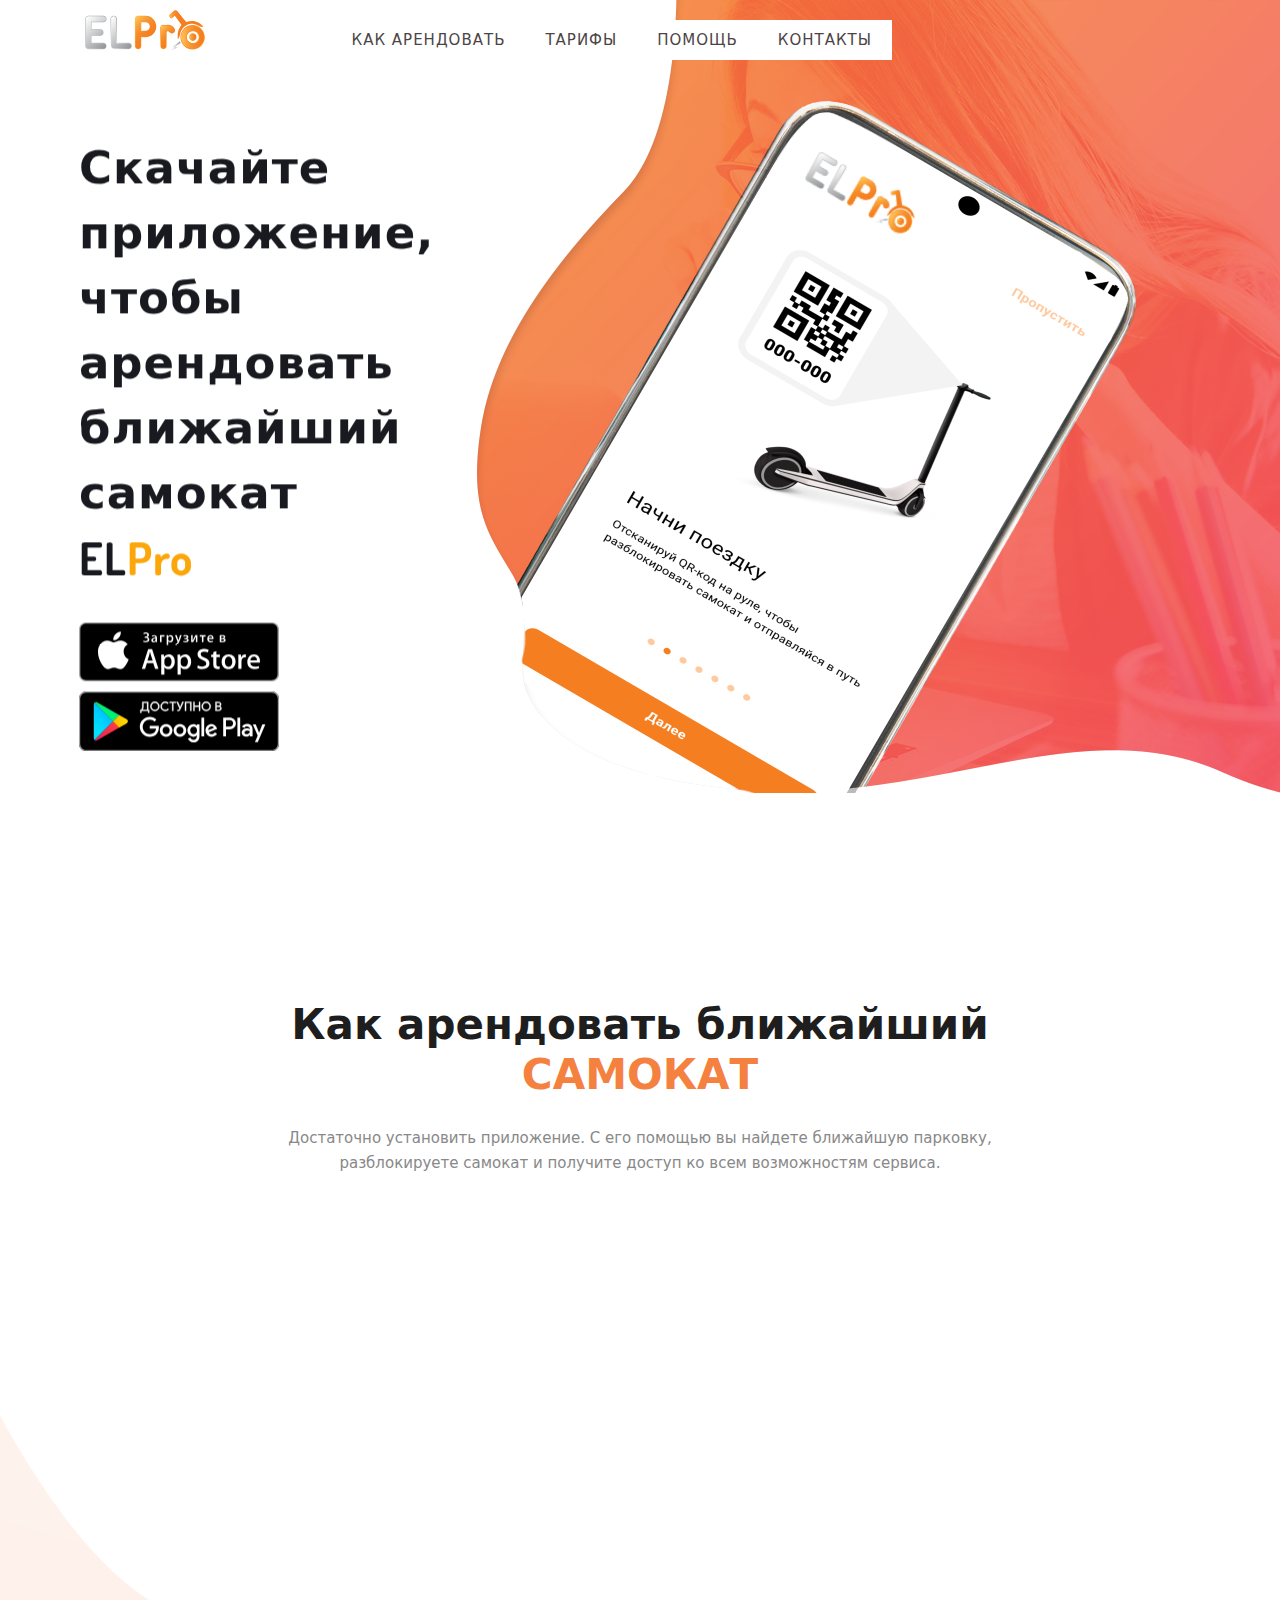
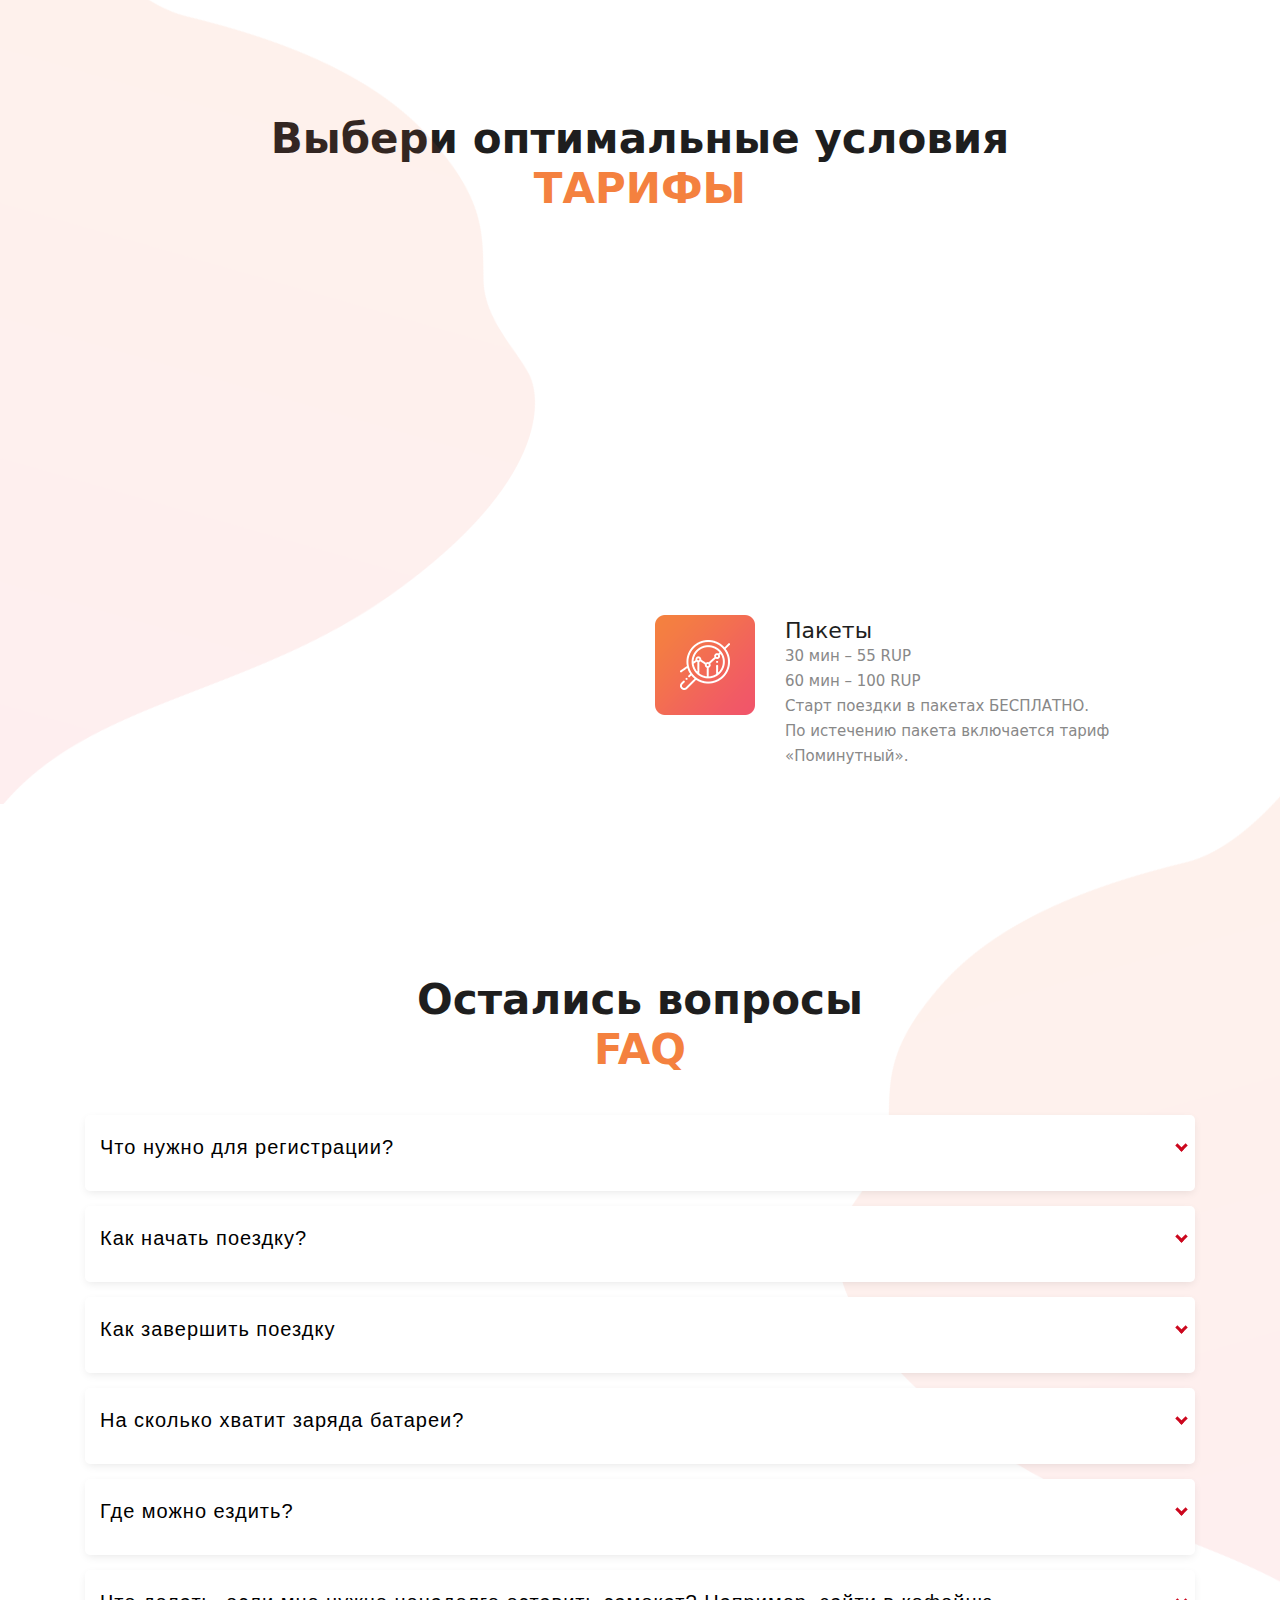
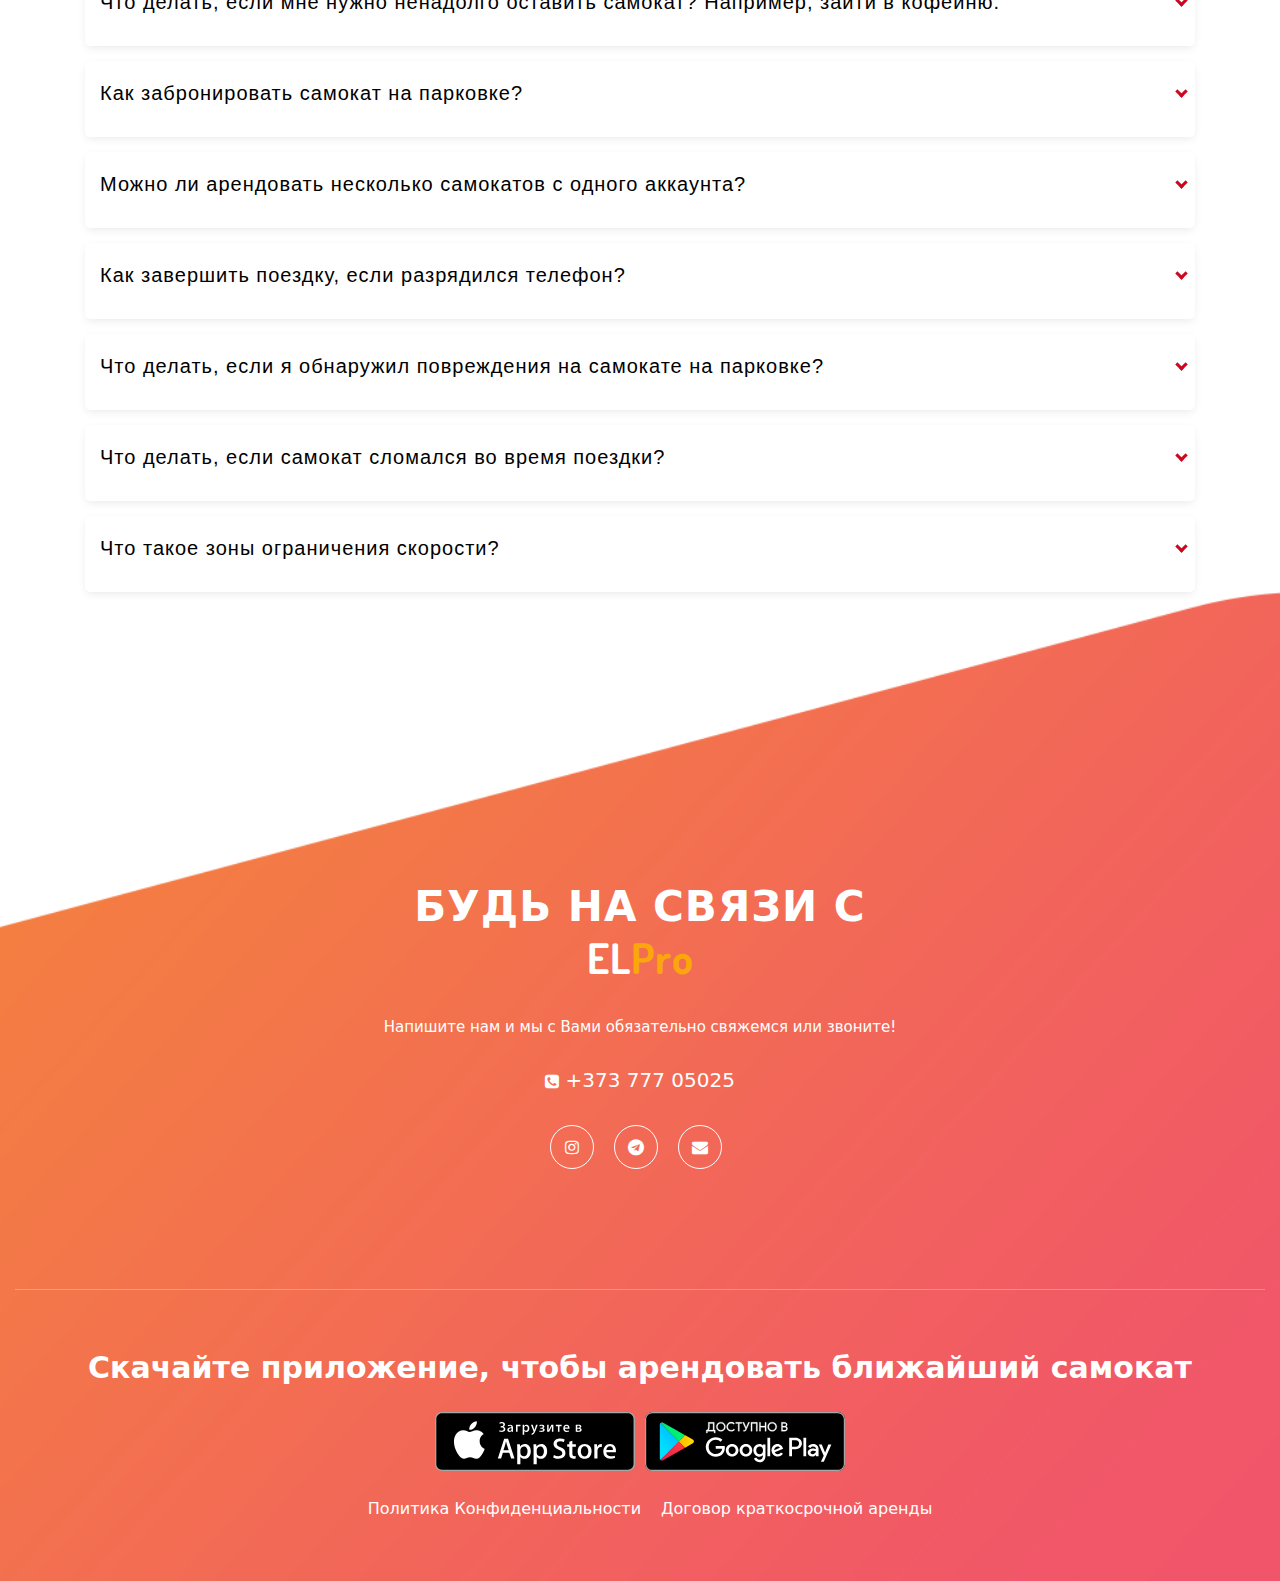
<file: index.html>
<!DOCTYPE html>
<html lang="en">

    <head>

        <meta charset="utf-8">
        <meta name="viewport"
            content="width=device-width, initial-scale=1, shrink-to-fit=no">
        <meta name="description" content>
        <meta name="author" content="TemplateMo">
        <link rel="icon"
            href="https://elpro.md/wp-content/uploads/2021/04/cropped-9-removebg-preview-32x32.png" />
        <link
            href="https://fonts.googleapis.com/css?family=Poppins:100,200,300,400,500,600,700,800,900&display=swap"
            rel="stylesheet">
        <link rel="preconnect" href="https://fonts.googleapis.com">
        <link rel="preconnect" href="https://fonts.gstatic.com" crossorigin>
        <link href="https://fonts.googleapis.com/css2?family=Dosis&display=swap"
            rel="stylesheet">
        <link rel="preconnect" href="https://fonts.googleapis.com">
        <link rel="preconnect" href="https://fonts.gstatic.com" crossorigin>
        <link
            href="https://fonts.googleapis.com/css2?family=Dosis:wght@700&display=swap"
            rel="stylesheet">
        <title>ELPro самокаты</title>

        <!-- Additional CSS Files -->
        <link rel="stylesheet" type="text/css"
            href="assets/css/bootstrap.min.css">

        <link rel="stylesheet"
            href="https://cdnjs.cloudflare.com/ajax/libs/font-awesome/4.7.0/css/font-awesome.css"
            integrity="sha512-5A8nwdMOWrSz20fDsjczgUidUBR8liPYU+WymTZP1lmY9G6Oc7HlZv156XqnsgNUzTyMefFTcsFH/tnJE/+xBg=="
            crossorigin="anonymous" referrerpolicy="no-referrer" />

        <link rel="stylesheet" href="assets/css/index.css">

        <link rel="stylesheet" href="assets/css/owl-carousel.css">

    </head>

    <body>

        <!-- ***** Preloader Start ***** -->
        <div id="preloader">
            <div class="jumper">
                <div></div>
                <div></div>
                <div></div>
            </div>
        </div>
        <!-- ***** Preloader End ***** -->

        <!-- ***** Header Area Start ***** -->
        <header class="header-area header-sticky">
            <div class="container">
                <div class="row">
                    <div class="col-12">
                        <nav class="main-nav">
                            <!-- ***** Logo Start ***** -->
                            <a href="/" class="logo">
                                <svg width="120" height="60"
                                    viewBox="0 0 727 253" fill="none"
                                    xmlns="http://www.w3.org/2000/svg">
                                    <g clip-path="url(#clip0_20_1764)">
                                        <path
                                            d="M726.641 163.894C726.641 204.914 693.467 238.166 652.57 238.166C611.674 238.166 578.503 204.902 578.503 163.894C578.503 122.886 611.677 89.625 652.57 89.625C693.464 89.625 726.641 122.876 726.641 163.894ZM652.691 127.409C645.554 127.409 638.577 129.531 632.643 133.507C626.709 137.483 622.083 143.134 619.352 149.746C616.621 156.358 615.906 163.633 617.299 170.652C618.691 177.671 622.128 184.119 627.175 189.179C632.221 194.24 638.651 197.686 645.651 199.082C652.651 200.478 659.907 199.762 666.501 197.023C673.095 194.284 678.731 189.647 682.696 183.696C686.661 177.746 688.778 170.75 688.778 163.593C688.778 153.996 684.976 144.793 678.208 138.007C671.441 131.221 662.262 127.409 652.691 127.409Z"
                                            fill="url(#paint0_linear_20_1764)" />
                                        <path
                                            d="M652.704 186.446C665.291 186.446 675.495 176.214 675.495 163.593C675.495 150.971 665.291 140.74 652.704 140.74C640.117 140.74 629.913 150.971 629.913 163.593C629.913 176.214 640.117 186.446 652.704 186.446Z"
                                            fill="url(#paint1_linear_20_1764)" />
                                        <path
                                            d="M696.523 99.4729C680.934 86.9636 666.88 84.971 656.733 83.5445C646.66 82.1243 626.535 85.2844 616.794 90.8146C607.929 95.849 595.907 104.319 589.243 114.803C575.824 135.913 576.899 147.834 576.229 149.641C572.635 159.242 568.276 168.536 563.195 177.436C563.195 177.436 560.729 162.844 561.6 146.532C562.037 138.171 564.034 130.482 566.028 122.652C567.447 117.093 571.597 109.353 575.466 103.487C580.104 96.4503 584.647 90.9042 584.647 90.9042L544.618 34.0159C544.618 34.0159 532.943 43.4163 528.988 46.5476C526.599 48.4411 524.522 48.7226 522.245 48.5083C520.331 48.3292 518.975 47.5487 517 45.78C515.182 44.1488 512.889 40.8671 511.632 38.7689C510.847 37.4607 509.823 34.6876 510.117 32.8549C510.436 30.7727 513.284 27.6094 513.345 27.4943C513.345 27.4943 534.64 8.80551 542.158 2.48531C544.158 0.806106 547.852 -0.143839 550.452 0.0704594C553.135 0.294353 555.179 1.89999 556.927 3.95341C571.903 21.5707 612.908 71.6461 612.908 71.6461C612.908 71.6461 641.116 61.1935 665.311 66.9187C703.448 75.9449 718.634 104.251 718.634 104.251"
                                            fill="#F47E20" />
                                        <path
                                            d="M574.984 189.344L530.442 222.371L541.957 227.767L499.612 253.048L560.066 228.151L545.577 221.361L578.503 199.265"
                                            fill="url(#paint2_linear_20_1764)" />
                                        <path
                                            d="M582.994 84.1204L545.459 32.0906C545.459 32.0906 533.481 41.8332 529.804 44.7183C527.571 46.4614 525.657 46.7205 523.516 46.5222C521.724 46.3591 520.467 45.6394 518.626 44.0114C516.93 42.5113 514.799 39.4887 513.618 37.5568C512.885 36.3542 511.931 33.7986 512.205 32.1194C512.524 30.2003 515.156 27.2897 515.217 27.1842C515.217 27.1842 535.076 9.97952 542.091 4.15509C543.954 2.60702 547.399 1.73384 549.823 1.93215C552.327 2.13685 554.234 3.61454 555.864 5.50485C569.82 21.7276 607.077 68.2879 607.077 68.2879"
                                            fill="url(#paint3_linear_20_1764)" />
                                        <path
                                            d="M130.277 53.5935C130.277 59.2591 128.461 63.9119 124.829 67.5517C121.196 71.1916 116.556 73.0115 110.908 73.0115H39.4916V116.105H92.7614C98.4074 116.105 103.047 117.925 106.682 121.565C110.316 125.204 112.132 129.857 112.13 135.523C112.13 141.186 110.314 145.839 106.682 149.481C103.05 153.123 98.4063 154.943 92.7518 154.941H39.4821V198.149H110.908C116.558 198.149 121.199 199.97 124.829 203.612C128.459 207.254 130.275 211.907 130.277 217.57C130.277 223.236 128.44 227.888 124.768 231.528C121.095 235.168 116.435 236.988 110.787 236.988L20.1231 236.867C14.9599 236.867 10.441 234.905 6.56644 230.981C2.69189 227.058 0.755688 222.547 0.757814 217.449V53.5935C0.757814 48.4952 2.71422 43.9832 6.62705 40.0576C10.5399 36.132 15.0386 34.1702 20.1231 34.1724H110.908C116.558 34.1724 121.199 35.9934 124.829 39.6354C128.459 43.2774 130.275 47.9301 130.277 53.5935Z"
                                            fill="url(#paint4_linear_20_1764)" />
                                        <path
                                            d="M284 217.449C284 223.114 282.185 227.767 278.555 231.407C274.925 235.047 270.285 236.867 264.635 236.867H173.85C168.765 236.867 164.267 234.905 160.354 230.981C156.441 227.058 154.484 222.547 154.481 217.449V53.5935C154.481 47.9301 156.297 43.2774 159.93 39.6354C163.562 35.9934 168.202 34.1724 173.85 34.1724C179.496 34.1724 184.136 35.9934 187.77 39.6354C191.405 43.2774 193.221 47.9301 193.218 53.5935V198.027H264.635C270.281 198.027 274.921 199.848 278.555 203.49C282.19 207.132 284.005 211.785 284 217.449Z"
                                            fill="url(#paint5_linear_20_1764)" />
                                        <path
                                            d="M340.89 125.204H366.916C374.095 125.204 380.228 122.655 385.315 117.557C390.401 112.458 392.943 106.309 392.941 99.1079C392.941 91.9092 390.399 85.7596 385.315 80.6591C380.23 75.5586 374.097 73.0094 366.916 73.0115H340.89V217.449C340.89 223.114 339.075 227.767 335.445 231.407C331.815 235.047 327.175 236.867 321.525 236.867C315.875 236.867 311.234 235.047 307.604 231.407C303.974 227.767 302.158 223.114 302.156 217.449V53.5935C302.156 48.4163 304.094 43.884 307.968 39.9968C311.843 36.1096 316.362 34.1681 321.525 34.1724H366.916C384.751 34.1724 400.003 40.5245 412.67 53.2289C425.338 65.9333 431.673 81.2263 431.675 99.1079C431.675 116.99 425.34 132.283 412.67 144.987C400 157.691 384.749 164.044 366.916 164.044H340.89"
                                            fill="url(#paint6_linear_20_1764)" />
                                        <path
                                            d="M545.832 122.412C545.832 127.673 543.754 132.183 539.596 135.945C535.439 139.706 530.739 141.588 525.497 141.59C520.181 141.59 515.56 139.264 511.635 134.611C507.709 129.958 504.658 127.628 502.483 127.619C497.239 127.619 494.617 130.248 494.617 135.507V217.436C494.617 223.101 492.801 227.754 489.169 231.394C485.537 235.034 480.896 236.854 475.248 236.854C469.6 236.854 464.96 235.034 461.328 231.394C457.696 227.754 455.88 223.106 455.88 217.449V108.211C455.88 102.55 457.695 97.8968 461.325 94.2526C464.955 90.6085 469.595 88.7875 475.245 88.7896C479.36 88.7896 482.992 89.8014 486.142 91.825C491.353 89.8084 496.893 88.7792 502.48 88.7896C510.631 88.7896 518.418 90.9145 525.842 95.1642C533.266 99.4139 538.915 105.098 542.789 112.215C544.818 115.778 545.832 119.177 545.832 122.412Z"
                                            fill="url(#paint7_linear_20_1764)" />
                                        <path
                                            d="M723.562 164.015C723.562 203.321 691.785 235.188 652.582 235.188C613.379 235.188 581.603 203.321 581.603 164.015C581.603 124.709 613.383 92.8423 652.582 92.8423C691.782 92.8423 723.562 124.709 723.562 164.015ZM652.802 124.469C645.023 124.469 637.418 126.782 630.95 131.116C624.481 135.45 619.44 141.609 616.463 148.816C613.486 156.023 612.707 163.953 614.225 171.604C615.742 179.255 619.488 186.282 624.989 191.798C630.49 197.314 637.499 201.07 645.129 202.592C652.759 204.114 660.667 203.333 667.854 200.348C675.042 197.362 681.185 192.307 685.507 185.821C689.829 179.335 692.136 171.71 692.136 163.909C692.136 158.73 691.119 153.601 689.143 148.816C687.166 144.03 684.269 139.682 680.616 136.02C676.964 132.357 672.627 129.452 667.855 127.47C663.083 125.488 657.968 124.468 652.802 124.469Z"
                                            fill="url(#paint8_linear_20_1764)" />
                                        <path
                                            d="M112.12 70.2095L37.2173 69.9697V119.463H93.881C95.8998 119.463 97.8988 119.861 99.764 120.635C101.629 121.41 103.324 122.545 104.751 123.977C106.179 125.408 107.311 127.107 108.083 128.977C108.856 130.848 109.253 132.852 109.253 134.876V136.194C109.253 138.218 108.856 140.223 108.083 142.093C107.311 143.963 106.179 145.663 104.751 147.094C103.324 148.526 101.629 149.661 99.764 150.435C97.8988 151.21 95.8998 151.608 93.881 151.608H37.2173V202.144H112.178C114.196 202.144 116.195 202.542 118.06 203.317C119.925 204.092 121.62 205.227 123.047 206.658C124.475 208.09 125.607 209.789 126.379 211.659C127.152 213.529 127.549 215.533 127.549 217.557V217.906C127.55 219.931 127.152 221.936 126.379 223.807C125.606 225.678 124.473 227.378 123.045 228.809C121.616 230.241 119.92 231.376 118.054 232.15C116.188 232.924 114.188 233.321 112.168 233.319L22.3209 233.268C17.4043 233.268 13.1034 231.355 9.4181 227.53C5.73281 223.705 3.88804 219.307 3.88379 214.336V55.2342C3.88379 52.8531 4.35151 50.4953 5.26027 48.2954C6.16903 46.0955 7.50102 44.0966 9.18018 42.4129C10.8593 40.7291 12.8528 39.3935 15.0467 38.4823C17.2407 37.571 19.5921 37.1021 21.9668 37.1021H112.171C114.19 37.1021 116.189 37.5007 118.054 38.2753C119.919 39.0499 121.613 40.1853 123.041 41.6165C124.468 43.0478 125.6 44.747 126.373 46.617C127.145 48.4871 127.543 50.4914 127.543 52.5155V54.7961C127.543 56.8245 127.144 58.833 126.368 60.7064C125.592 62.5798 124.456 64.2812 123.023 65.7132C121.59 67.1451 119.889 68.2794 118.018 69.051C116.148 69.8226 114.143 70.2163 112.12 70.2095Z"
                                            fill="url(#paint9_linear_20_1764)" />
                                        <path
                                            d="M279.483 217.893C279.483 219.919 279.085 221.925 278.311 223.797C277.537 225.668 276.403 227.368 274.973 228.8C273.543 230.232 271.846 231.366 269.978 232.14C268.111 232.913 266.11 233.31 264.089 233.307L176.181 233.169C171.407 233.169 167.183 231.273 163.508 227.482C159.833 223.691 157.996 219.332 157.996 214.407V52.5155C157.996 50.4914 158.394 48.4871 159.166 46.6171C159.939 44.747 161.071 43.0478 162.498 41.6166C163.926 40.1853 165.62 39.0499 167.485 38.2753C169.35 37.5007 171.349 37.1021 173.368 37.1021H174.006C176.024 37.1016 178.024 37.5 179.889 38.2745C181.754 39.0489 183.449 40.1843 184.876 41.6156C186.304 43.047 187.436 44.7463 188.208 46.6166C188.98 48.4868 189.378 50.4913 189.377 52.5155V202.144H264.118C266.137 202.143 268.136 202.542 270.001 203.316C271.866 204.091 273.561 205.226 274.988 206.657C276.416 208.089 277.548 209.788 278.32 211.658C279.093 213.529 279.49 215.533 279.489 217.557L279.483 217.893Z"
                                            fill="url(#paint10_linear_20_1764)" />
                                        <path
                                            d="M338.176 127.514H367.723C375.157 127.513 382.286 124.551 387.543 119.28C392.799 114.008 395.752 106.86 395.752 99.4053V98.8328C395.752 91.2584 392.751 83.9942 387.41 78.6383C382.068 73.2824 374.824 70.2735 367.27 70.2735H338.176V217.928C338.176 219.953 337.779 221.957 337.007 223.827C336.234 225.698 335.102 227.397 333.675 228.828C332.247 230.26 330.552 231.395 328.687 232.169C326.822 232.944 324.823 233.342 322.804 233.342H320.374C318.355 233.342 316.356 232.944 314.491 232.169C312.625 231.395 310.931 230.26 309.503 228.828C308.076 227.397 306.944 225.698 306.171 223.827C305.399 221.957 305.002 219.953 305.002 217.928V55.9123C305.002 50.8971 306.85 46.5077 310.546 42.7442C314.242 38.9806 318.552 37.0999 323.477 37.1021H366.757C399.985 37.1021 427.172 64.3627 427.172 97.6813V101.356C427.172 134.214 400.377 161.098 367.592 161.098H338.176"
                                            fill="url(#paint11_linear_20_1764)" />
                                        <path
                                            d="M512.814 132.769L506.833 126.432C505.606 125.644 504.221 125.135 502.776 124.942C501.332 124.749 499.863 124.877 498.473 125.316L498.351 125.355C496.181 126.042 494.287 127.404 492.942 129.245C491.598 131.086 490.873 133.308 490.874 135.59V218.136C490.874 222.224 489.254 226.144 486.371 229.034C483.489 231.925 479.579 233.549 475.503 233.55H474.986C470.909 233.55 466.999 231.926 464.117 229.035C461.234 226.145 459.614 222.224 459.614 218.136V105.476C459.614 103.556 460.031 101.659 460.835 99.9165C461.639 98.1741 462.812 96.6279 464.272 95.3852C465.731 94.1425 467.443 93.233 469.288 92.7199C471.133 92.2067 473.068 92.1021 474.957 92.4134L475.155 92.4486C475.155 92.4486 482.903 93.4369 486.048 95.4104C491.272 93.4402 496.809 92.4367 502.39 92.4486C510.54 92.4486 518.795 93.7696 525.752 98.6696C532.648 103.525 536.597 106.768 540.466 113.703C540.936 114.723 541.35 115.768 541.707 116.834C543.078 120.624 542.914 124.801 541.249 128.471C539.584 132.14 536.551 135.009 532.801 136.463L531.487 136.975C528.309 138.209 524.837 138.469 521.512 137.72C518.187 136.971 515.16 135.247 512.814 132.769Z"
                                            fill="url(#paint12_linear_20_1764)" />
                                    </g>
                                    <defs>
                                        <lineargradient
                                            id="paint0_linear_20_1764"
                                            x1="578.503" y1="163.894"
                                            x2="726.641" y2="163.894"
                                            gradientUnits="userSpaceOnUse">
                                            <stop offset="0.37"
                                                stop-color="#F47E20" />
                                            <stop offset="0.82"
                                                stop-color="#FFC655" />
                                        </lineargradient>
                                        <lineargradient
                                            id="paint1_linear_20_1764"
                                            x1="629.916" y1="163.593"
                                            x2="675.495" y2="163.593"
                                            gradientUnits="userSpaceOnUse">
                                            <stop stop-color="#FFC655" />
                                            <stop offset="0.08"
                                                stop-color="#FDBB4D" />
                                            <stop offset="0.3"
                                                stop-color="#F9A039" />
                                            <stop offset="0.52"
                                                stop-color="#F68D2B" />
                                            <stop offset="0.75"
                                                stop-color="#F58223" />
                                            <stop offset="1"
                                                stop-color="#F47E20" />
                                        </lineargradient>
                                        <lineargradient
                                            id="paint2_linear_20_1764"
                                            x1="499.612" y1="221.197"
                                            x2="578.503" y2="221.197"
                                            gradientUnits="userSpaceOnUse">
                                            <stop stop-color="white" />
                                            <stop offset="0.18"
                                                stop-color="#FAFBFB" />
                                            <stop offset="0.37"
                                                stop-color="#EDEEEE" />
                                            <stop offset="0.58"
                                                stop-color="#D7D8D9" />
                                            <stop offset="0.79"
                                                stop-color="#B9BABC" />
                                            <stop offset="1"
                                                stop-color="#929497" />
                                        </lineargradient>
                                        <lineargradient
                                            id="paint3_linear_20_1764"
                                            x1="512.158" y1="43.0167"
                                            x2="607.077" y2="43.0167"
                                            gradientUnits="userSpaceOnUse">
                                            <stop stop-color="#FFC655" />
                                            <stop offset="0.02"
                                                stop-color="#FFC353"
                                                stop-opacity="0.96" />
                                            <stop offset="0.13"
                                                stop-color="#FCB347"
                                                stop-opacity="0.74" />
                                            <stop offset="0.25"
                                                stop-color="#FAA53D"
                                                stop-opacity="0.54" />
                                            <stop offset="0.37"
                                                stop-color="#F89934"
                                                stop-opacity="0.37" />
                                            <stop offset="0.49"
                                                stop-color="#F78F2D"
                                                stop-opacity="0.24" />
                                            <stop offset="0.62"
                                                stop-color="#F58827"
                                                stop-opacity="0.13" />
                                            <stop offset="0.74"
                                                stop-color="#F58223"
                                                stop-opacity="0.06" />
                                            <stop offset="0.87"
                                                stop-color="#F47F21"
                                                stop-opacity="0.01" />
                                            <stop offset="1"
                                                stop-color="#F47E20"
                                                stop-opacity="0" />
                                        </lineargradient>
                                        <lineargradient
                                            id="paint4_linear_20_1764"
                                            x1="-11.3316" y1="213.035"
                                            x2="143.631" y2="58.4891"
                                            gradientUnits="userSpaceOnUse">
                                            <stop stop-color="#D0D2D3" />
                                            <stop offset="1"
                                                stop-color="#929497" />
                                        </lineargradient>
                                        <lineargradient
                                            id="paint5_linear_20_1764"
                                            x1="142.197" y1="212.776"
                                            x2="251.614" y2="103.653"
                                            gradientUnits="userSpaceOnUse">
                                            <stop stop-color="white" />
                                            <stop offset="1"
                                                stop-color="#929497" />
                                        </lineargradient>
                                        <lineargradient
                                            id="paint6_linear_20_1764"
                                            x1="302.156" y1="135.519"
                                            x2="431.675" y2="135.519"
                                            gradientUnits="userSpaceOnUse">
                                            <stop stop-color="#FFC655" />
                                            <stop offset="0.08"
                                                stop-color="#FDBB4D" />
                                            <stop offset="0.3"
                                                stop-color="#F9A039" />
                                            <stop offset="0.52"
                                                stop-color="#F68D2B" />
                                            <stop offset="0.75"
                                                stop-color="#F58223" />
                                            <stop offset="1"
                                                stop-color="#F47E20" />
                                        </lineargradient>
                                        <lineargradient
                                            id="paint7_linear_20_1764"
                                            x1="434.094" y1="204.098"
                                            x2="535.751" y2="102.714"
                                            gradientUnits="userSpaceOnUse">
                                            <stop stop-color="#FFC655" />
                                            <stop offset="0.08"
                                                stop-color="#FDBB4D" />
                                            <stop offset="0.3"
                                                stop-color="#F9A039" />
                                            <stop offset="0.52"
                                                stop-color="#F68D2B" />
                                            <stop offset="0.75"
                                                stop-color="#F58223" />
                                            <stop offset="1"
                                                stop-color="#F47E20" />
                                        </lineargradient>
                                        <lineargradient
                                            id="paint8_linear_20_1764"
                                            x1="581.603" y1="164.015"
                                            x2="723.562" y2="164.015"
                                            gradientUnits="userSpaceOnUse">
                                            <stop stop-color="#FFC655" />
                                            <stop offset="0.08"
                                                stop-color="#FDBB4D" />
                                            <stop offset="0.3"
                                                stop-color="#F9A039" />
                                            <stop offset="0.52"
                                                stop-color="#F68D2B" />
                                            <stop offset="0.75"
                                                stop-color="#F58223" />
                                            <stop offset="1"
                                                stop-color="#F47E20" />
                                        </lineargradient>
                                        <lineargradient
                                            id="paint9_linear_20_1764"
                                            x1="-8.25343" y1="59.8944"
                                            x2="142.027" y2="209.767"
                                            gradientUnits="userSpaceOnUse">
                                            <stop stop-color="white" />
                                            <stop offset="1"
                                                stop-color="#929497" />
                                        </lineargradient>
                                        <lineargradient
                                            id="paint10_linear_20_1764"
                                            x1="122.002" y1="82.2231"
                                            x2="271.982" y2="231.796"
                                            gradientUnits="userSpaceOnUse">
                                            <stop stop-color="white" />
                                            <stop offset="1"
                                                stop-color="#929497" />
                                        </lineargradient>
                                        <lineargradient
                                            id="paint11_linear_20_1764"
                                            x1="285.582" y1="67.7723"
                                            x2="390.214" y2="172.12"
                                            gradientUnits="userSpaceOnUse">
                                            <stop stop-color="#FFC655" />
                                            <stop offset="0.08"
                                                stop-color="#FDBB4D" />
                                            <stop offset="0.3"
                                                stop-color="#F9A039" />
                                            <stop offset="0.52"
                                                stop-color="#F68D2B" />
                                            <stop offset="0.75"
                                                stop-color="#F58223" />
                                            <stop offset="1"
                                                stop-color="#F47E20" />
                                        </lineargradient>
                                        <lineargradient
                                            id="paint12_linear_20_1764"
                                            x1="445.876" y1="113.766"
                                            x2="523.806" y2="191.486"
                                            gradientUnits="userSpaceOnUse">
                                            <stop stop-color="#FFC655" />
                                            <stop offset="0.08"
                                                stop-color="#FDBB4D" />
                                            <stop offset="0.3"
                                                stop-color="#F9A039" />
                                            <stop offset="0.52"
                                                stop-color="#F68D2B" />
                                            <stop offset="0.75"
                                                stop-color="#F58223" />
                                            <stop offset="1"
                                                stop-color="#F47E20" />
                                        </lineargradient>
                                        <clippath id="clip0_20_1764">
                                            <rect width="726" height="253"
                                                fill="white"
                                                transform="translate(0.694336)" />
                                        </clippath>
                                    </defs>
                                </svg>

                            </a>
                            <!-- ***** Logo End ***** -->
                            <!-- ***** Menu Start ***** -->
                            <ul class="nav">
                                <li class="scroll-to-section"><a
                                        href="#testimonials"
                                        class="menu-item">Как арендовать</a></li>
                                <li class="scroll-to-section"><a
                                        href="#promotion"
                                        class="menu-item">Тарифы</a></li>
                                <li class="scroll-to-section"><a
                                        href="#help"
                                        class="menu-item">Помощь</a>
                                </li>
                                <li class="scroll-to-section"><a
                                        href="#contact-us" class="menu-item">Контакты
                                    </a></li>
                            </ul>
                            <a class='menu-trigger'>
                                <span>Menu</span>
                            </a>
                            <!-- ***** Menu End ***** -->
                        </nav>
                    </div>
                </div>
            </div>
        </header>
        <!-- ***** Header Area End ***** -->

        <!-- ***** Welcome Area Start ***** -->
        <div class="welcome-area" id="welcome">

            <!-- ***** Header Text Start ***** -->
            <div class="header-text">
                <div class="container">
                    <div class="row">
                        <div
                            class="left-text col-lg-6 col-md-12 col-sm-12 col-xs-12"
                            data-scroll-reveal="enter left move 30px over 0.6s after 0.4s">

                            <h1>Скачайте приложение, чтобы арендовать ближайший
                                самокат <span
                                    style="    font-family: 'Dosis', sans-serif;
                                font-weight: 700;">EL<em>Pro</em></span></h1>
                            <div class="header__download">
                                <img
                                    src="./assets/images/appstore-lrg-efcb5a0.svg"
                                    style="width: 200px; margin-right: 10px" alt>
                                <img
                                    src="./assets/images//google-play-badge.svg"
                                    style="width: 200px" alt>
                            </div>
                        </div>
                    </div>
                </div>
            </div>
            <!-- ***** Header Text End ***** -->
        </div>
        <!-- ***** Welcome Area End ***** -->
        <!-- ***** Features Big Item Start ***** -->
        <section class="section" id="testimonials">
            <div class="container">
                <div class="row">
                    <div class="col-lg-8 offset-lg-2">
                        <div class="center-heading">
                            <h2 class="row-title">Как арендовать ближайший <em>САМОКАТ</em></h2>
                            <p>Достаточно установить приложение. С его помощью
                                вы найдете ближайшую парковку, разблокируете
                                самокат и получите доступ ко всем возможностям
                                сервиса. </p>
                        </div>
                    </div>
                    <div
                        class="col-lg-10 col-md-12 col-sm-12 mobile-bottom-fix-big"
                        data-scroll-reveal="enter left move 30px over 0.6s after 0.4s">
                        <div class="owl-carousel owl-theme">
                            <div class="item service-item">

                                <div class="testimonial-content">
                                    <h2>01</h2>
                                    <div class="img-he">
                                        <img
                                            src="assets/images/free-icon-smartphone-4470879.png"
                                            alt>
                                    </div>
                                    <h4>Установите приложение</h4>
                                    <p>Приложение доступно для любых устройств
                                        на iOS и Android.</p>
                                </div>
                            </div>
                            <div class="item service-item">

                                <div class="testimonial-content">
                                    <h2>02</h2>
                                    <div class="img-he">
                                        <img
                                            src="assets/images/free-icon-kick-scooter-6734550.png"
                                            alt>
                                    </div>
                                    <h4>Найдите парковку</h4>
                                    <p>На карте вы найдете более 10 парковок.
                                        Все они отмечены на карте буквой Р. </p>
                                </div>
                            </div>
                            <div class="item service-item">

                                <div class="testimonial-content">
                                    <h2>03</h2>
                                    <div class="img-he">
                                        <img
                                            src="assets/images/free-icon-qr-code-888228.png"
                                            alt>
                                    </div>
                                    <h4>Разблокируйте самокат</h4>
                                    <p>Выберите самокат на карте, отсканируйте
                                        QR-код на руле или введите его номер.</p>
                                </div>
                            </div>
                            <div class="item service-item">

                                <div class="testimonial-content">
                                    <h2>04</h2>
                                    <div class="img-he">
                                        <img
                                            src="assets/images/free-icon-way-1218141.png"
                                            alt>
                                    </div>
                                    <h4>Можно ехать</h4>
                                    <p>Поднимите подножку, оттолкнитесь и
                                        нажмите правый рычажок газа.</p>
                                </div>
                            </div>
                            <div class="item service-item">

                                <div class="testimonial-content">
                                    <h2>05</h2>
                                    <div class="img-he">
                                        <img
                                            src="assets/images/free-icon-finish-flag-7953409.png"
                                            alt>
                                    </div>
                                    <h4>Завершение поездки</h4>
                                    <p>По окончании поездки припаркуйте самокат,
                                        следуя инструкции в приложении.</p>
                                </div>
                            </div>
                        </div>
                    </div>
                </div>
            </div>
        </section>

        <div class="left-image-decor"></div>

        <!-- ***** Features Big Item Start ***** -->
        <section class="section" id="promotion">
            <div class="container">
                <h2 style="    margin-top: 0px;
    text-align: center;
    font-size: 42px;
    font-weight: 700;
    color: #1e1e1e;
    margin-bottom: 40px;
    ">
                    Выбери оптимальные условия<br /><em
                        style="font-style: normal;
    color: #f4813f;">ТАРИФЫ</em>
                </h2>
                <div class="row">
                    <div
                        class="left-image col-lg-5 col-md-12 col-sm-12 mobile-bottom-fix-big"
                        data-scroll-reveal="enter left move 30px over 0.6s after 0.4s"
                        style="position: relative;">
                        <!--                        <div class="top-right" style="position: absolute; top: -60px; right: 16px;">-->
                        <!--                            <h1 style="text-align: center; font-weight: 700; font-size: 60px;">-->
                        <!--                                ТАРИФЫ-->
                        <!--                            </h1>-->
                        <!--                        </div>-->
                        <img src="assets/images/left-image.png"
                            class="rounded img-fluid d-block mx-auto" alt="App">
                    </div>
                    <div
                        class="right-text offset-lg-1 col-lg-6 col-md-12 col-sm-12 mobile-bottom-fix">
                        <ul>
                            <li
                                data-scroll-reveal="enter right move 30px over 0.6s after 0.4s">
                                <img src="assets/images/about-icon-01.png" alt>
                                <div class="text">
                                    <h4>Поминутный</h4>
                                    <p styte="font-weight:400;">Старт 10
                                        RUP,
                                    </p>
                                    <p styte="font-weight:400;">далее 1.75
                                        RUP/мин
                                    </p>
                                </div>
                            </li>
                            <li style="display: inline-block;"
                                data-scroll-reveal="enter right move 30px over 0.6s after 0.5s">
                                <img src="assets/images/about-icon-02.png" alt>
                                <div class="text">
                                    <h4>Подписка<h4>
                                            <p styte="font-weight:400;">Старт
                                                поездки БЕСПЛАТНО,
                                            </p>
                                            <p styte="font-weight:400;"> далее
                                                1.75 RUP/мин
                                            </p>
                                            <p styte="font-weight:400;">
                                                Цена подписки: <br>30
                                                RUP/неделя, <br>
                                                70
                                                RUP/месяц
                                            </p>
                                        </div>
                                    </li>
                                    <li style="display: inline-block;
                                        data-scroll-reveal: enter right move
                                        30px over 0.6s after 0.6s;">

                                        <img
                                            src="assets/images/about-icon-03.png"
                                            alt>
                                        <div class="text">
                                            <h4>Пакеты</h4>
                                            <p styte="font-weight:400;">30 мин –
                                                55 RUP <br> 60 мин – 100
                                                RUP <br>
                                                Старт поездки в пакетах
                                                БЕСПЛАТНО.<br>
                                                По истечению пакета включается
                                                тариф «Поминутный». <a
                                                    rel="nofollow"
                                                    href="https://templatemo.com/contact"
                                                    target="_parent"></a></p>
                                        </div>
                                    </li>
                                </ul>
                            </div>
                        </div>
                    </div>
                    <div id="help"></div>
                </section>
                <!-- ***** Features Big Item End ***** -->

                <div class="right-image-decor"></div>
                <section class="section">
                    <div class="container">
                        <h2 style="    margin-top: 0px;
    text-align: center;
    font-size: 42px;
    font-weight: 700;
    color: #1e1e1e;
    margin-bottom: 40px;
    margin-top: 80px;">
                            Остались вопросы<br /><em
                                style="font-style: normal;
    color: #f4813f;">FAQ</em>
                        </h2>
                        <div class="row">

                            <div id="faq">
                                <ul>
                                    <li style="border-radius:5px;">
                                        <input type="checkbox" checked>
                                        <i></i>
                                        <h2>Что нужно для регистрации?</h2>
                                        <p>
                                            Установить приложение ELPro
                                            самокаты, ввести номер телефона,
                                            ввести код из SMS и привязать карту
                                            в разделе «Способы оплаты». Для
                                            подтверждения карты со счета будет
                                            списано 11 RUP. Эта сумма будет
                                            возвращена вам в течение суток.
                                            Арендовать самокаты могут лица
                                            старше 18 лет.
                                        </p>
                                    </li>
                                    <li>
                                        <input type="checkbox" checked>
                                        <i></i>
                                        <h2>Как начать поездку?</h2>
                                        <p>
                                            Найти в приложении ближайшую
                                            парковку, подойти к самокату,
                                            отсканировать QR-код, выбрать тариф
                                            и нажать кнопку «Старт». Также
                                            самокат можно забронировать удаленно
                                            через приложение. В таком случае вам
                                            нужно будет найти нужный самокат на
                                            парковке по номеру под QR-кодом на
                                            руле.
                                        </p>
                                    </li>
                                    <li>
                                        <input type="checkbox" checked>
                                        <i></i>
                                        <h2>Как завершить поездку</h2>
                                        <p>
                                            Подъехать на любую парковку,
                                            поставить самокат, нажать кнопку
                                            «Завершить» и сделать фото самоката.
                                            С карты автоматически спишется
                                            указанная на экране телефона сумма.
                                        </p>
                                    </li>
                                    <li>
                                        <input type="checkbox" checked>
                                        <i></i>
                                        <h2>На сколько хватит заряда батареи?</h2>
                                        <p>
                                            При 100% заряде аккумулятора хватает
                                            на 3 часа (около 60 км пробега).
                                            Скорость разряда батареи зависит от
                                            многих факторов: интенсивность езды,
                                            вес человека, сложность маршрута
                                            (спуски, подъемы). Текущий уровень
                                            заряда батареи показан на дисплее и
                                            в приложении.
                                        </p>
                                    </li>
                                    <li>
                                        <input type="checkbox" checked>
                                        <i></i>
                                        <h2>Где можно ездить?</h2>
                                        <p>
                                            В приложении на карте обозначена
                                            зона для поездок. Старайтесь ездить
                                            по велодорожкам и будьте осторожны
                                            на проезжей части и тротуарах.
                                            Соблюдайте правила дорожного
                                            движения. Если нужно перейти
                                            пешеходный переход, необходимо
                                            катить самокат рядом.
                                        </p>
                                    </li>
                                    <li>
                                        <input type="checkbox" checked>
                                        <i></i>
                                        <h2>Что делать, если мне нужно ненадолго
                                            оставить самокат? Например, зайти в
                                            кофейню. </h2>
                                        <p>Если нужно ненадолго оставить
                                            самокат, его необходимо припарковать
                                            в месте, где он не будет мешать
                                            прохожим, и заблокировать кнопкой
                                            «Ожидание» в приложении. Стоимость
                                            ожидания 0.8 RUP/мин. Вернувшись к
                                            самокату, нужно еще раз нажать на
                                            кнопку «Поехали» и можно продолжить
                                            поездку.
                                        </p>
                                    </li>
                                    <li>
                                        <input type="checkbox" checked>
                                        <i></i>
                                        <h2>Как забронировать самокат на
                                            парковке?</h2>
                                        <p>
                                            Найти подходящую парковку в
                                            приложении, выбрать самокат,
                                            определиться с тарифом и нажать на
                                            кнопку «Бронировать». Первые 5 минут
                                            бронирования БЕСПЛАТНО. Далее — 0.8
                                            RUP/мин. Бронирование в любой момент
                                            можно отменить.
                                        </p>
                                    </li>
                                    <li>
                                        <input type="checkbox" checked>
                                        <i></i>
                                        <h2>Можно ли арендовать несколько
                                            самокатов с одного аккаунта? </h2>
                                        <p>
                                            Одновременно с одного аккаунта можно
                                            арендовать до 4-х самокатов. После
                                            аренды первого самоката в приложении
                                            появится кнопка «+ Взять еще». С ее
                                            помощью можно добавлять
                                            дополнительные самокаты. За каждый
                                            самокат будет списан отдельный
                                            депозит. На каждом самокате нужно
                                            отдельно завершать поездку и делать
                                            его фото. Ответственность за все
                                            арендованные самокаты несет владелец
                                            аккаунта.
                                        </p>
                                    </li>
                                    <li>
                                        <input type="checkbox" checked>
                                        <i></i>
                                        <h2>Как завершить поездку, если
                                            разрядился телефон? </h2>
                                        <p>
                                            Можно заехать ближайшую к парковке
                                            самокатов кофейню/кафе/магазин и
                                            подзарядить телефон, чтобы завершить
                                            поездку в приложении. Если
                                            возможности зарядить телефон нет,
                                            нужно найти способ связаться со
                                            службой поддержки в Telegram-чате
                                            или по телефону. Наш специалист
                                            подскажет, что делать дальше.
                                        </p>
                                    </li>
                                    <li>
                                        <input type="checkbox" checked>
                                        <i></i>
                                        <h2>Что делать, если я обнаружил
                                            повреждения на самокате на парковке?</h2>
                                        <p>
                                            Если вы заметили на самокате
                                            повреждения, не влияющие на
                                            безопасность езды (поцарапана
                                            краска, оторвана наклейка), сообщите
                                            об этом в службу поддержки. Сделайте
                                            подробные фото повреждений, укажите
                                            номер самоката и отправьте в
                                            Telegram-чат. В таком случае на
                                            самокате можно начинать поездку.
                                            Если же повреждения серьезные
                                            (деформация рамы или колес, не
                                            работает ручка газа или тормоза, и
                                            т.д.), также сделайте детальные фото
                                            повреждений, укажите номер самоката
                                            и отправьте в Telegram-чат. Для
                                            поездки в таком случае выберите
                                            другой самокат. Мы благодарим наших
                                            клиентов за информацию о
                                            повреждениях и начисляем за это
                                            бонусы.
                                        </p>
                                    </li>
                                    <li>
                                        <input type="checkbox" checked>
                                        <i></i>
                                        <h2>Что делать, если самокат сломался во
                                            время поездки? </h2>
                                        <p>

                                            Свяжитесь со службой поддержки по
                                            телефону или в Telegram-чате.

                                        </p>
                                    </li>
                                    <li>
                                        <input type="checkbox" checked>
                                        <i></i>
                                        <h2>Что такое зоны ограничения скорости?
                                        </h2>
                                        <p>
                                            В некоторых местах действует
                                            ограничение скорости — это так
                                            называемые «Медленные зоны».
                                            Скорость в них ограничена 15 км/ч.
                                            Это сделано в целях обеспечения
                                            безопасности всех участников
                                            движения. К таким зонам относятся
                                            места скопления людей и
                                            аварийно-опасные участки. Все
                                            «Медленные зоны» обозначены желтым
                                            цветом на карте в приложении. Это
                                            позволит вам заранее можете
                                            планировать свой маршрут.
                                        </p>
                                    </li>
                                </ul>
                            </div>

                        </div>
                    </div>
                </section>

                <!-- ***** Testimonials Starts ***** -->

                <!-- ***** Testimonials Ends ***** -->
                <!-- ***** Footer Start ***** -->
                <footer id="contact-us">
                    <div class="container">
                        <div class="footer-content">
                            <div class="contact-block">

                                <!-- ***** Contact Form End ***** -->
                                <div
                                    class="right-content col-lg-6 col-md-12 col-sm-12">
                                    <h2 class="right-content_title">БУДЬ НА
                                        СВЯЗИ С <span
                                            style="    font-family: 'Dosis', sans-serif;
                                        font-weight: 700;">EL<em>Pro</em></span></h2>
                                    <p>Напишите нам и мы с Вами обязательно
                                        свяжемся или звоните!
                                        <br><br>
                                        <div><i class="fa fa-phone-square"></i><a
                                                href="tel:+373 777 05025"
                                                style="font-size:20px;"> +373
                                                777 05025</a></div>

                                        <ul class="social">
                                            <li><a
                                                    href="https://instagram.com/elpro.prokat"><i
                                                        class="fa fa-instagram"></i></a></li>
                                            <li><a
                                                    href="https://t.me/elproprokat"><i
                                                        class="fa fa-telegram"></i></a></li>
                                            <li><a href="mailto:info@elpro.md"><i
                                                        class="fa fa-envelope"
                                                        style="background-color: transparent"></i></a></li>
                                        </ul>
                                    </div>
                                </div>
                            </div>
                        </div>
                        <div class="row" id="about"
                            style="margin-right: 0; margin-left: 0">
                            <div class="col-lg-12">
                                <div class="sub-footer">
                                    <h1 class="footer__title">
                                        Скачайте приложение, чтобы арендовать
                                        ближайший самокат
                                    </h1>
                                    <div class="footer__download">
                                        <img
                                            src="./assets/images/appstore-lrg-efcb5a0.svg"
                                            class="footer__apple"></img>
                                    <img
                                        src="./assets/images//google-play-badge.svg"
                                        class="footer__android"></img>
                            </div>
                            <div
                                style="display: flex; align-content: center; justify-content: center; flex-wrap: wrap;">
                                <div
                                    style="margin-left: 20px; margin-right: 20px"><a
                                        target="_blank"
                                        href="privacy_policy.html">Политика
                                        Конфиденциальности</a></div>
                                <div> <a target="_blank"
                                        href="agreement.html">Договор
                                        краткосрочной аренды</a></div>
                            </div>

                        </div>
                    </div>
                </div>
            </div>
        </footer>

        <!-- jQuery -->
        <script src="assets/js/jquery-2.1.0.min.js"></script>

        <!-- Bootstrap -->
        <script src="assets/js/popper.js"></script>
        <script src="assets/js/bootstrap.min.js"></script>

        <!-- Plugins -->
        <script src="assets/js/owl-carousel.js"></script>
        <script src="assets/js/scrollreveal.min.js"></script>
        <script src="assets/js/waypoints.min.js"></script>
        <script src="assets/js/jquery.counterup.min.js"></script>
        <script src="assets/js/imgfix.min.js"></script>

        <!-- Global Init -->
        <script src="assets/js/custom.js"></script>

    </body>
</html>
</file>
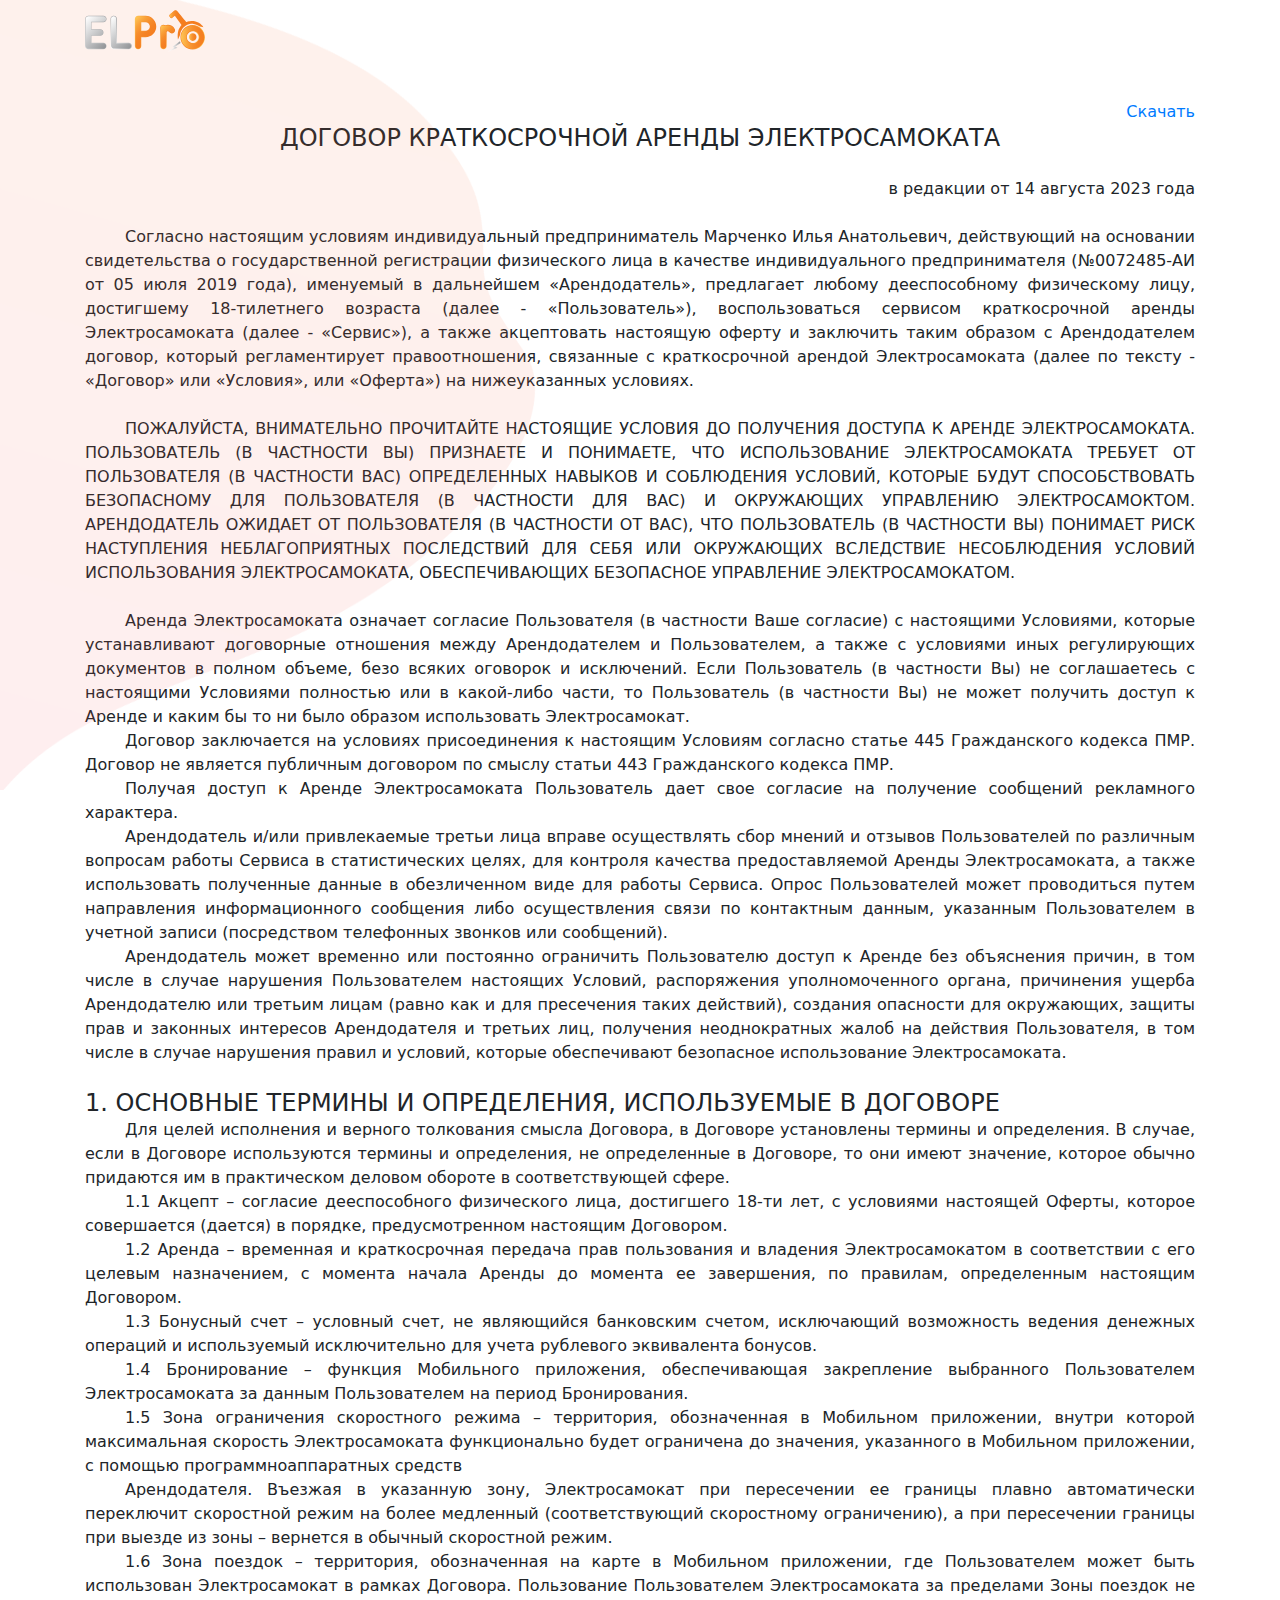
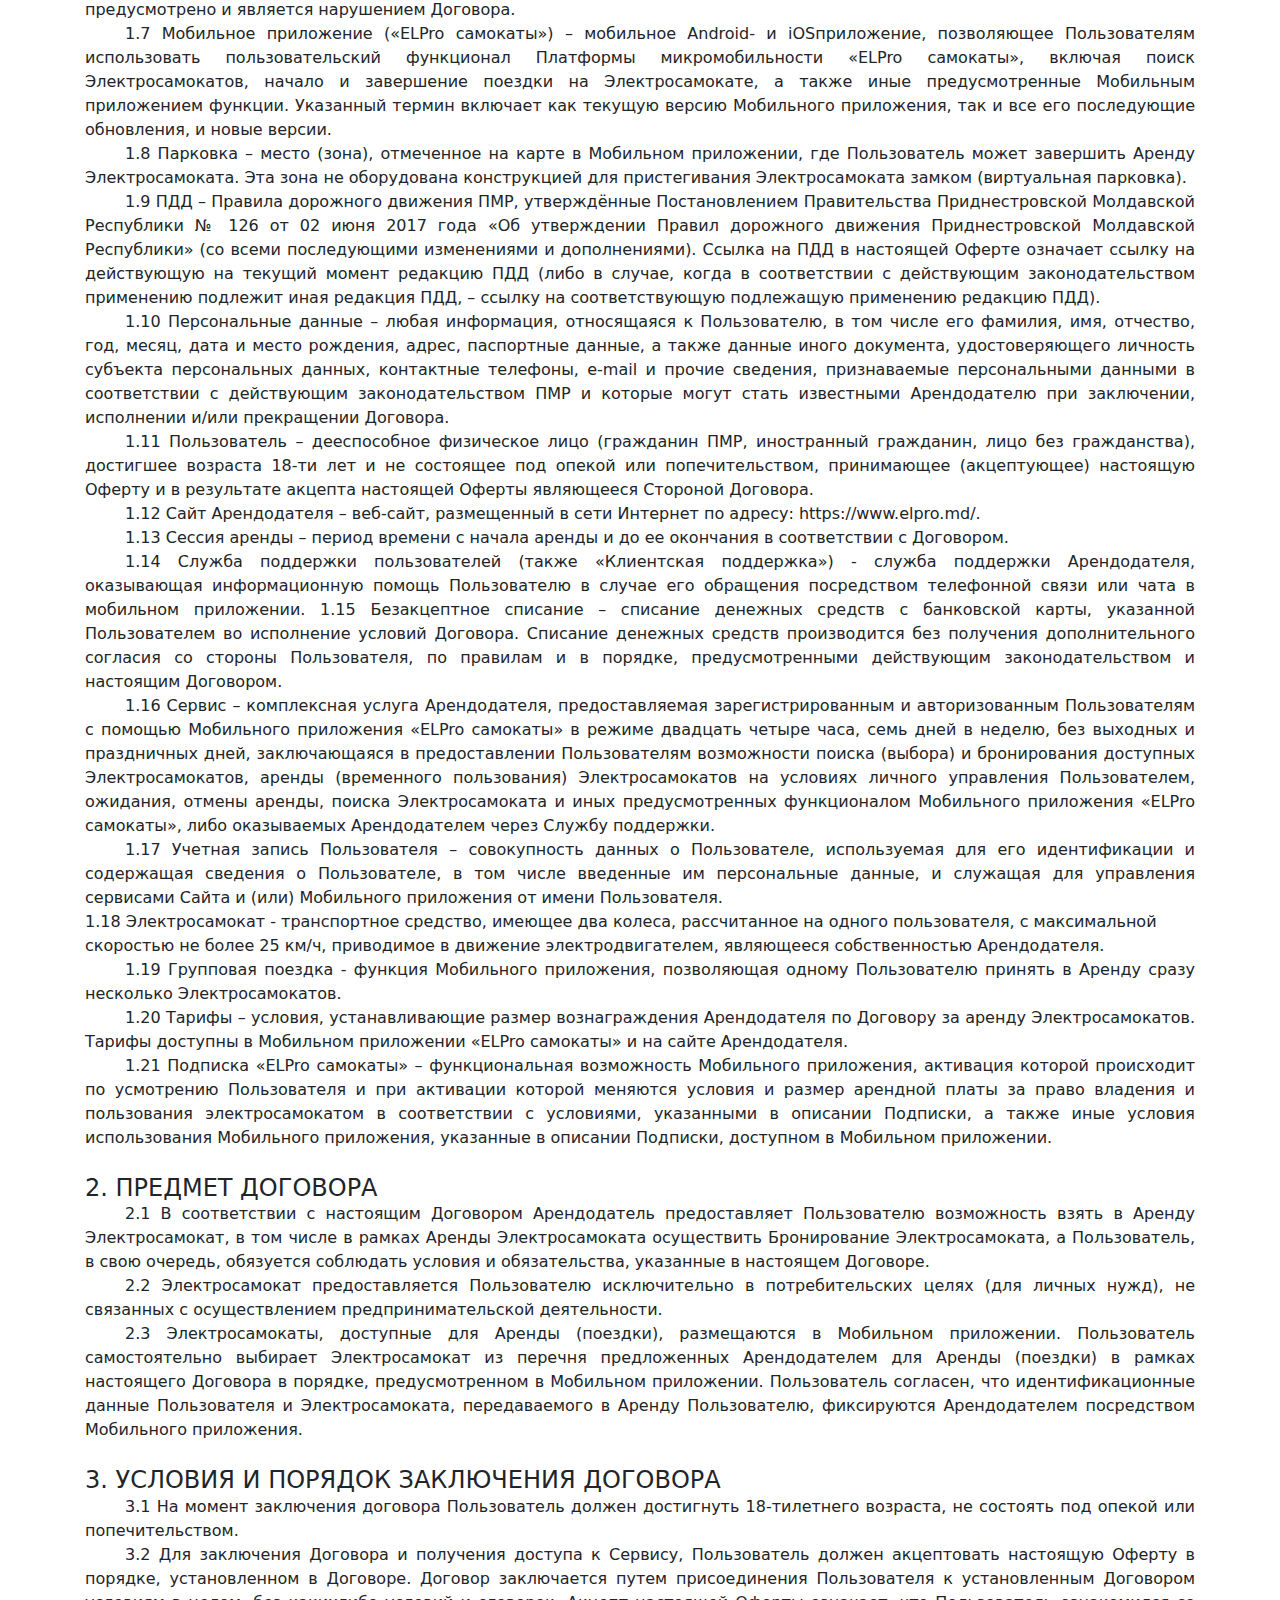
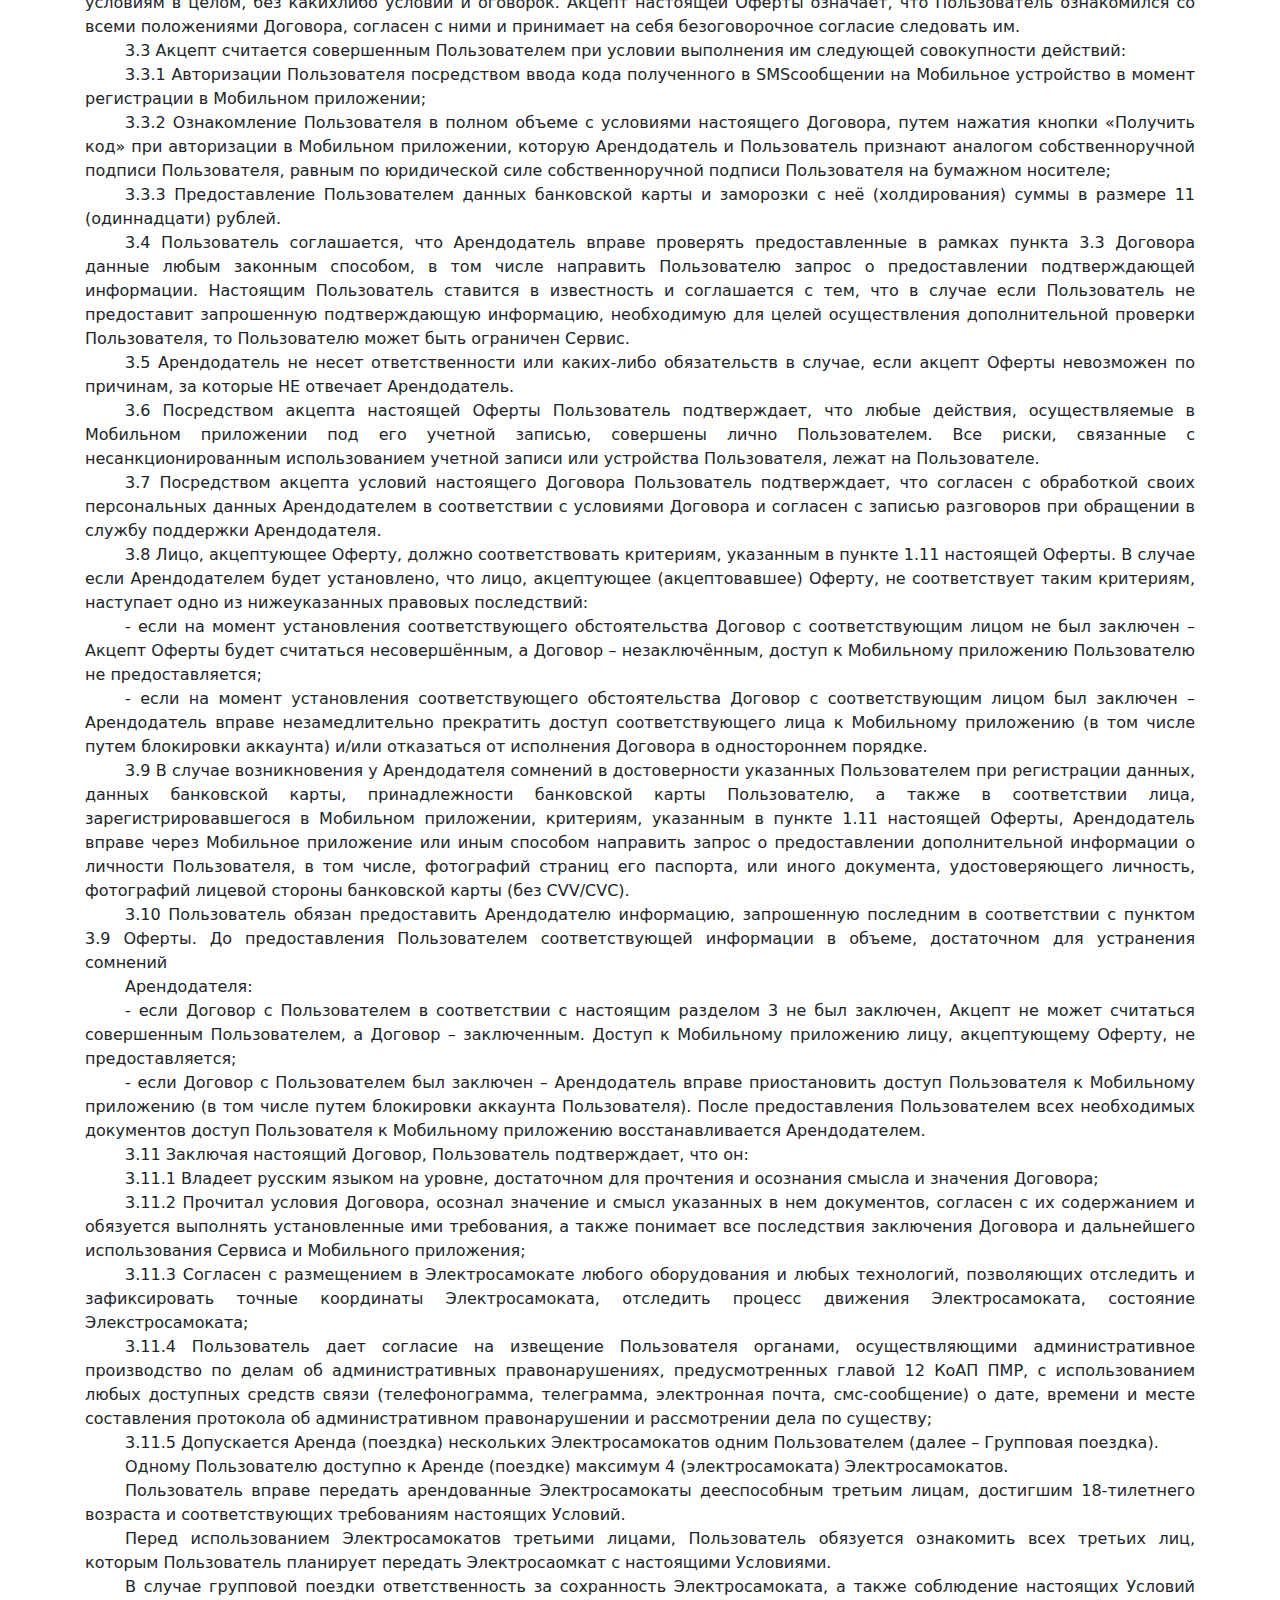
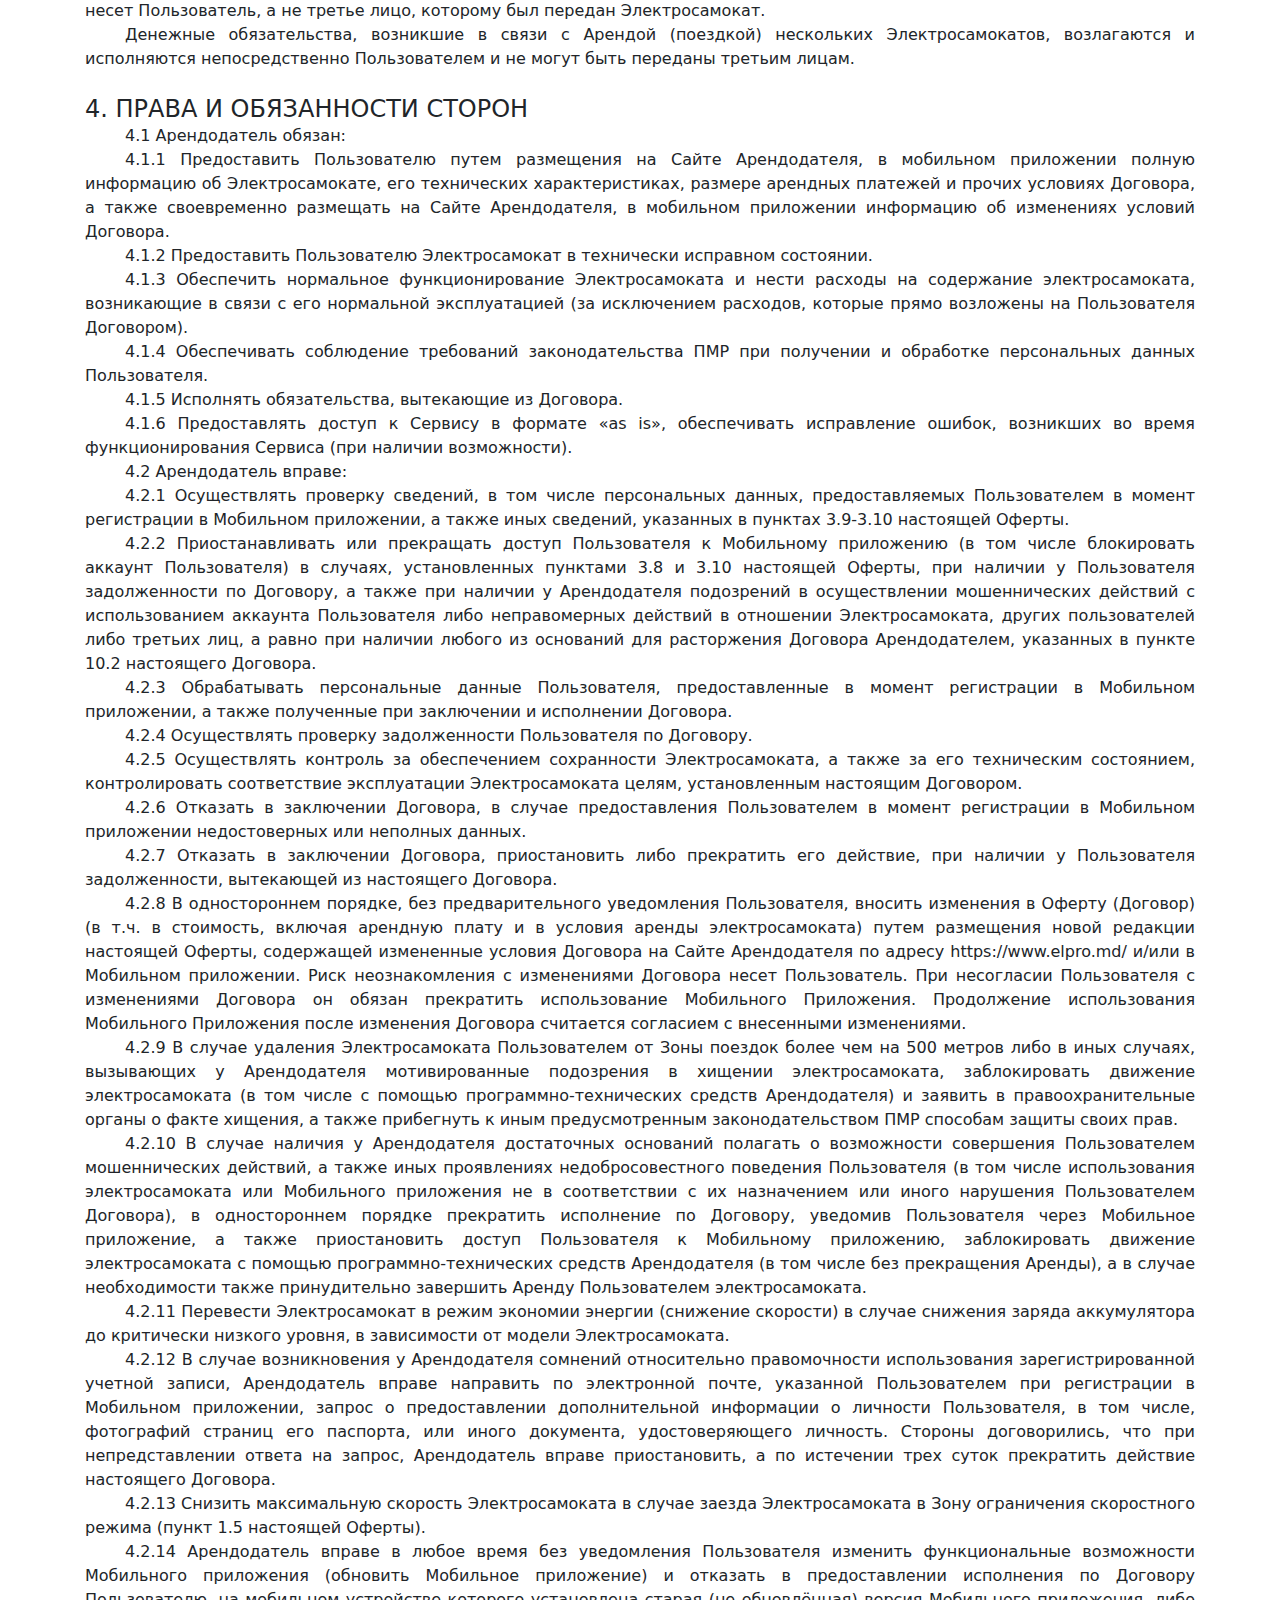
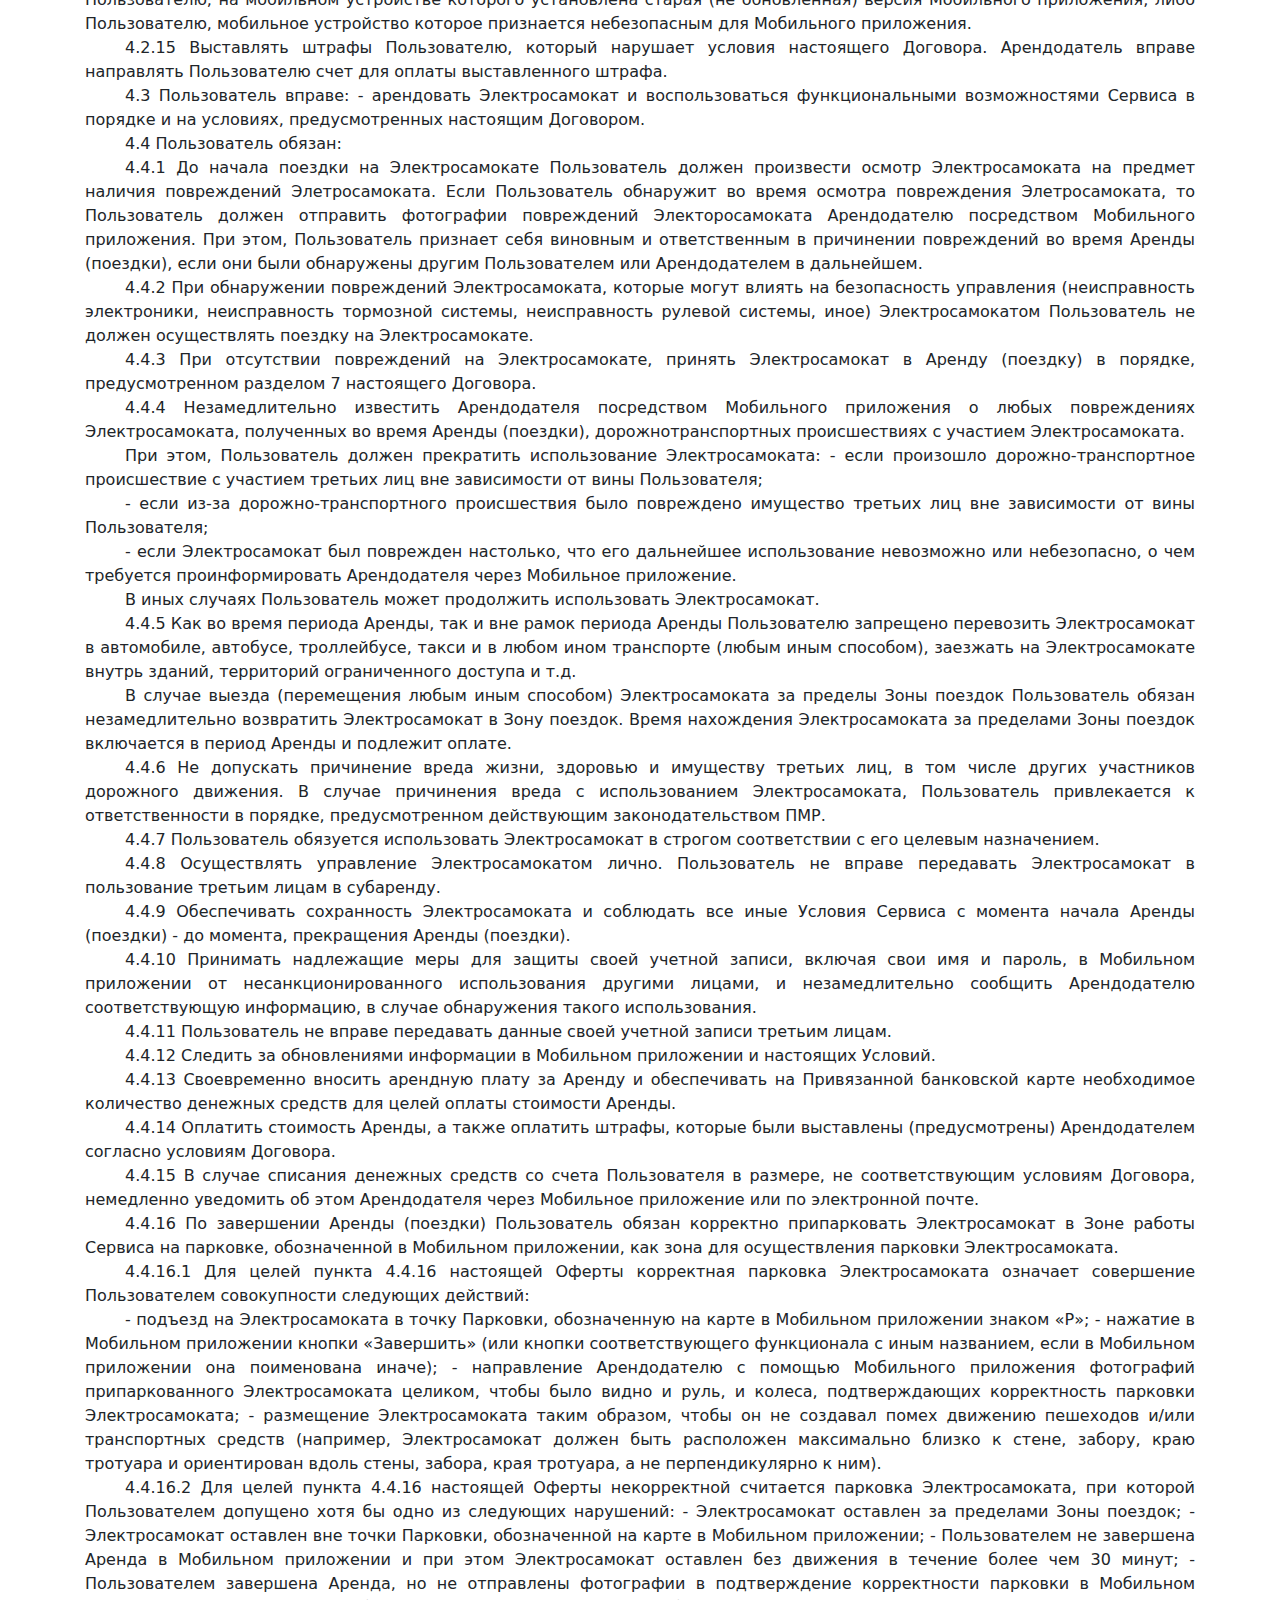
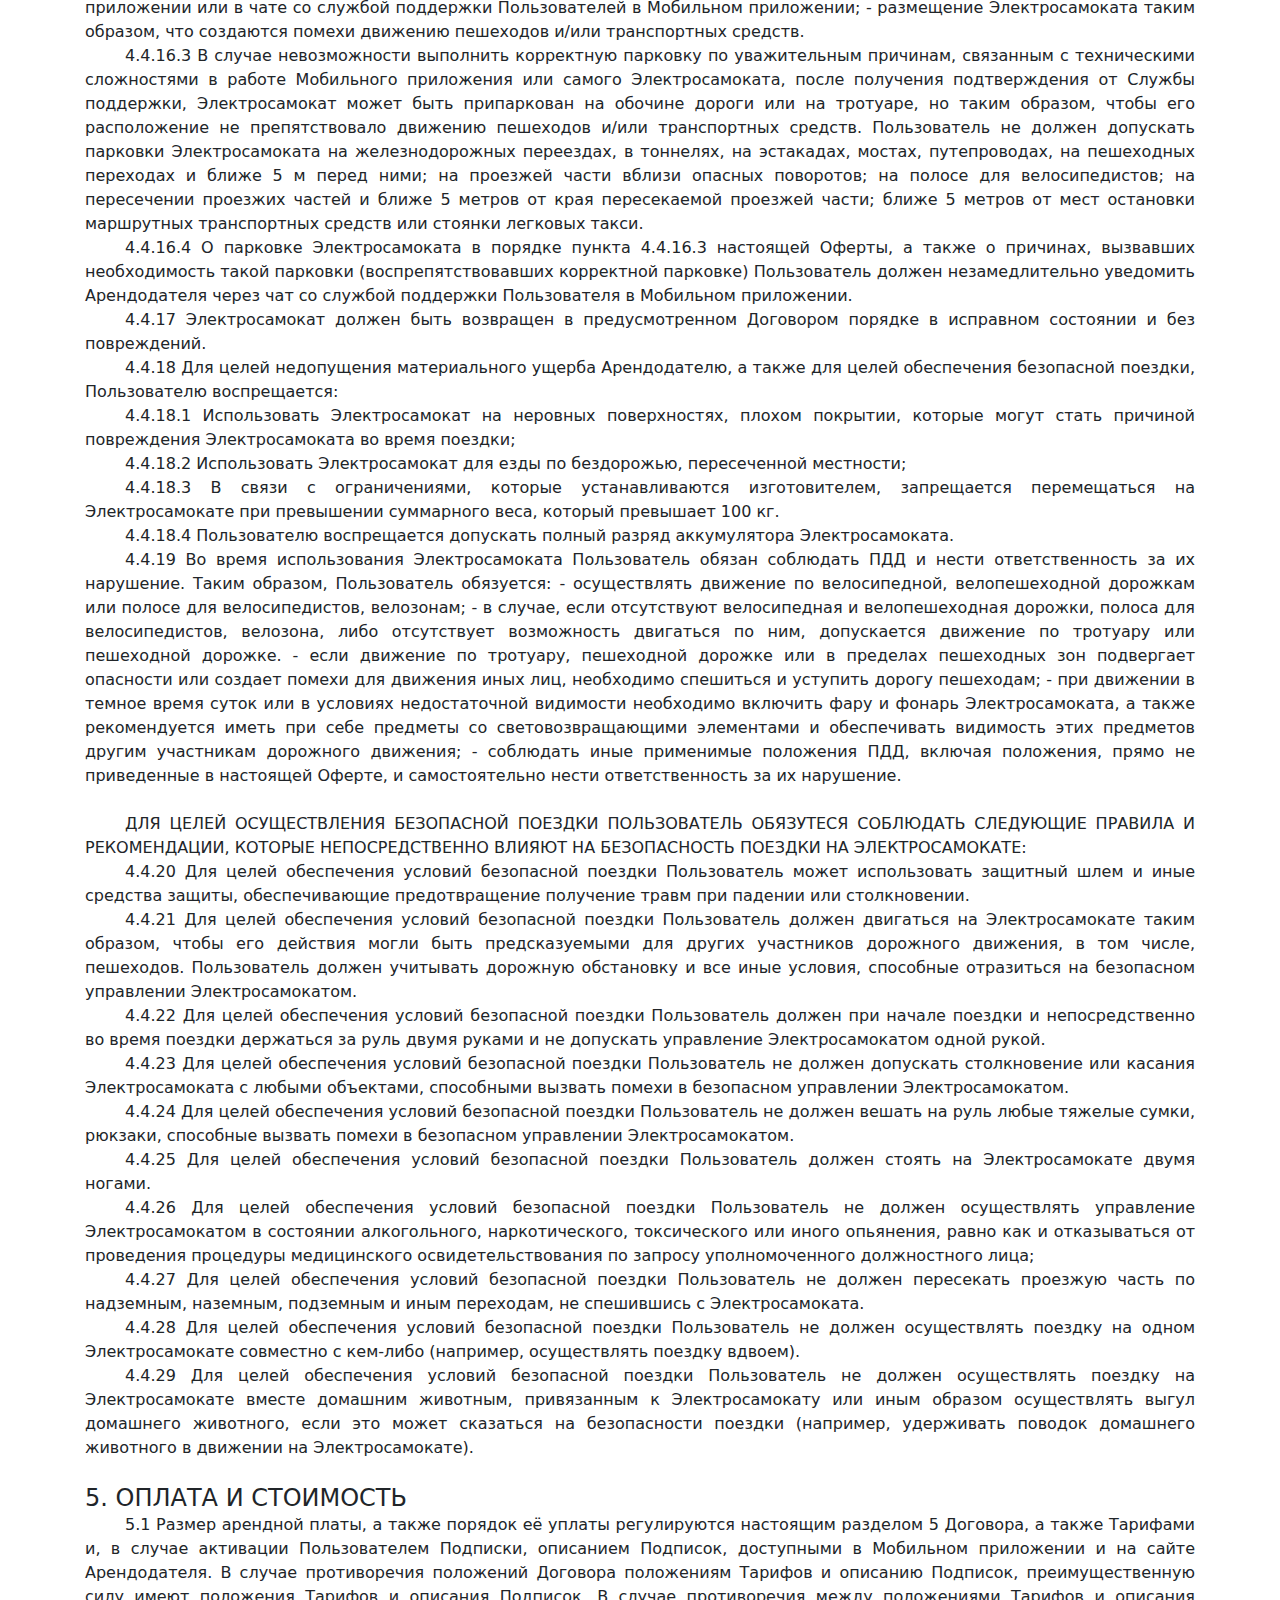
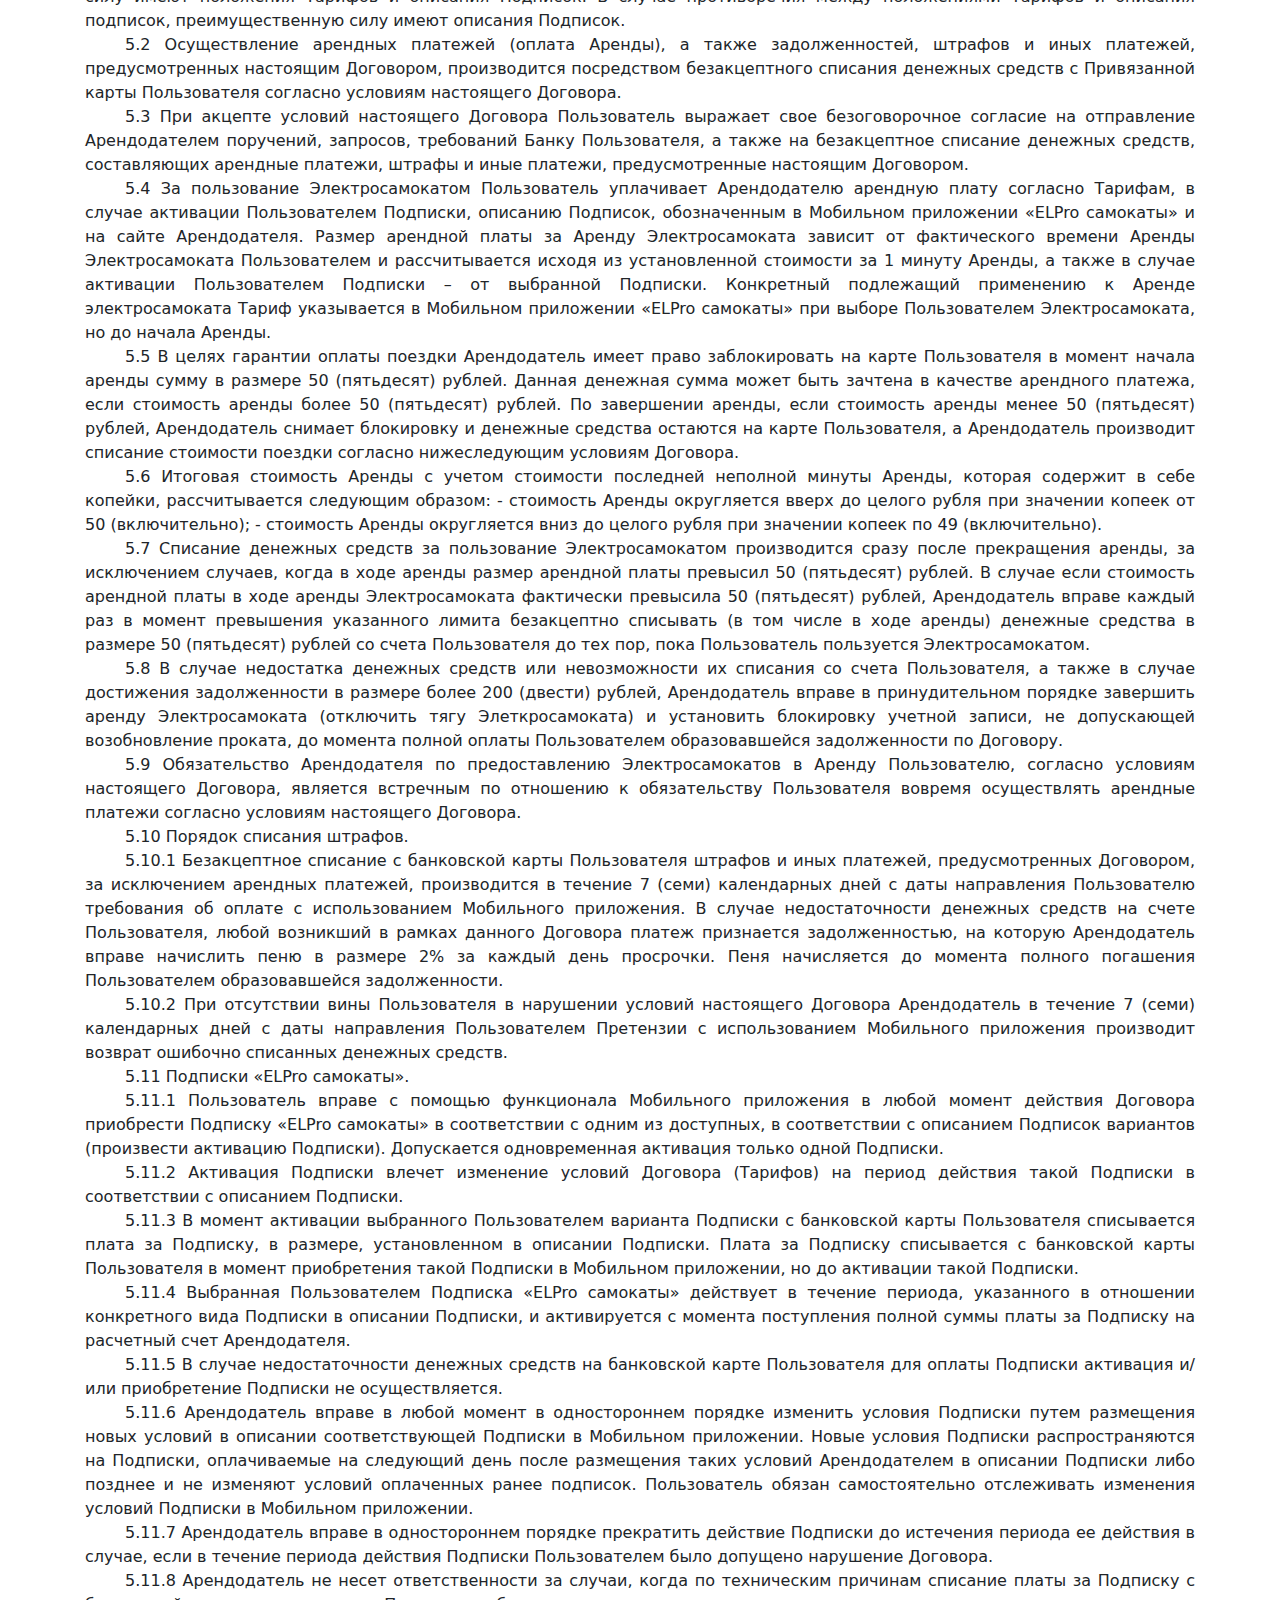
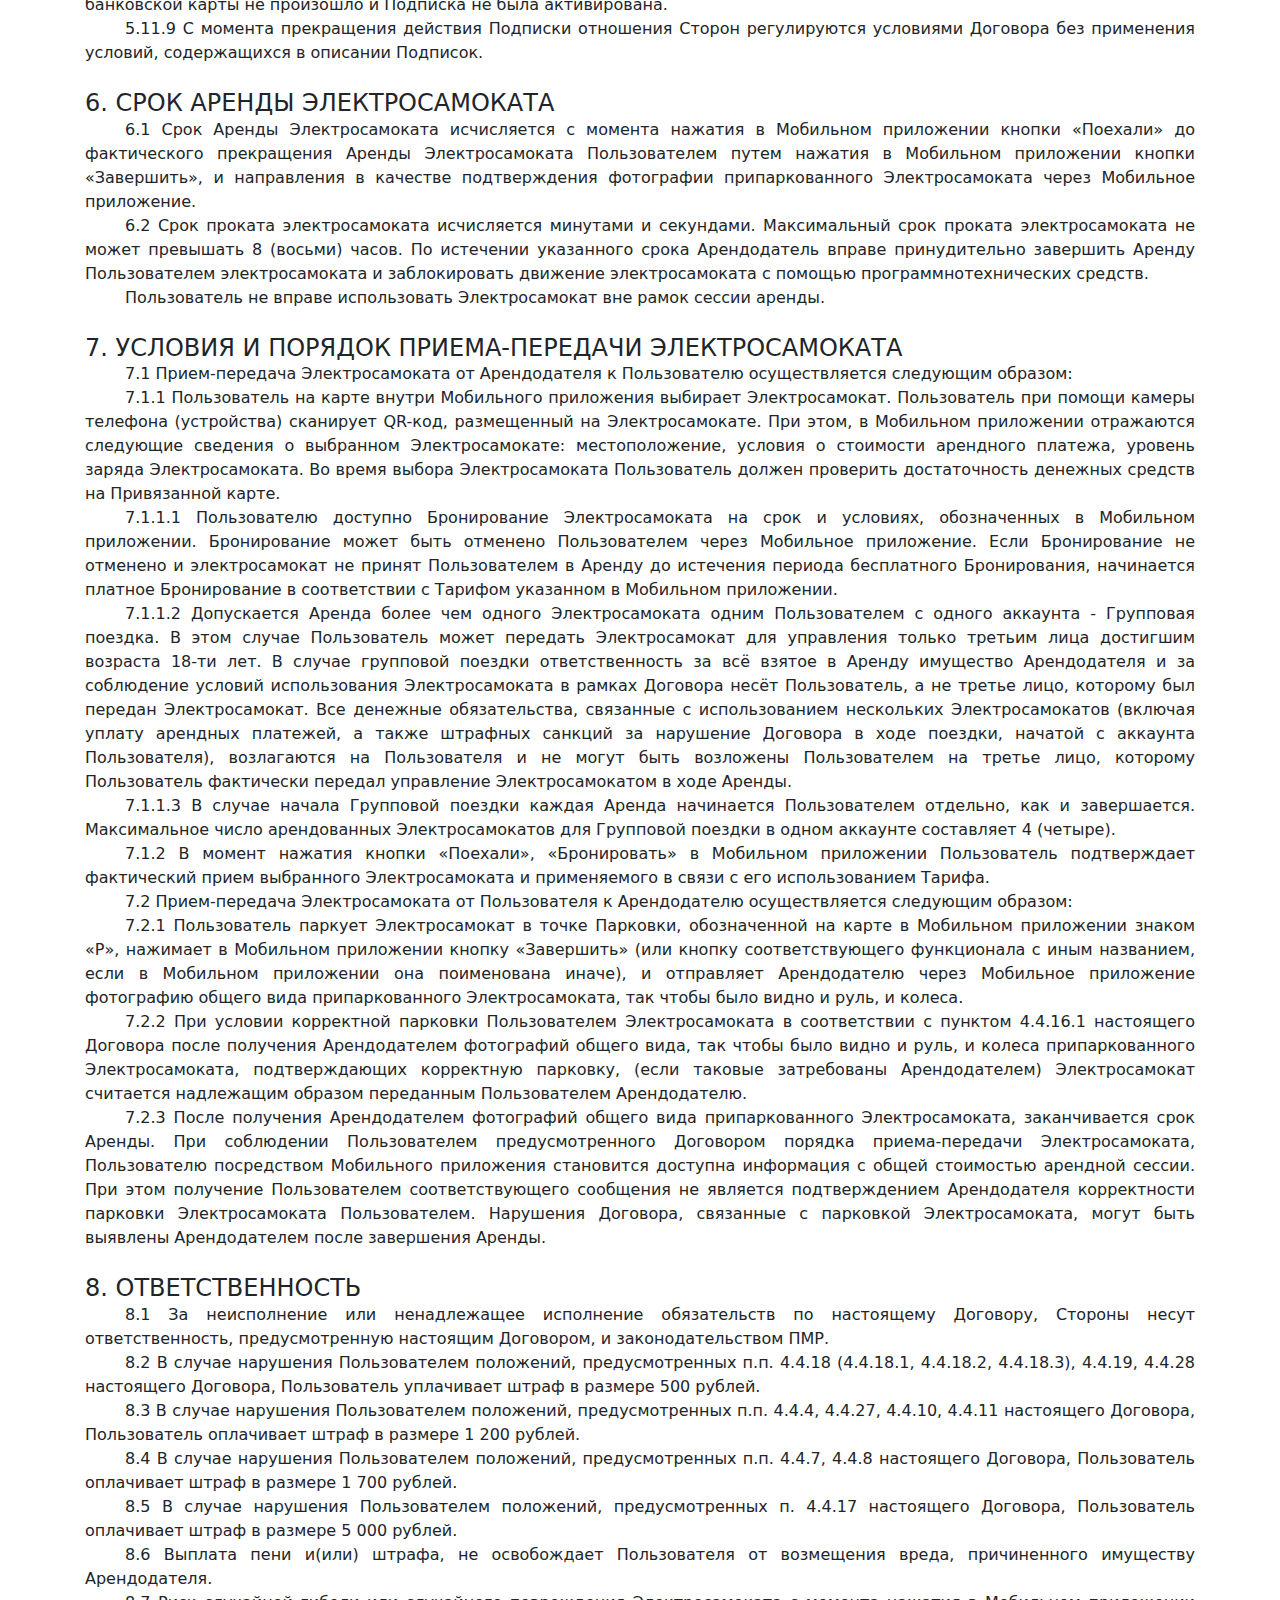
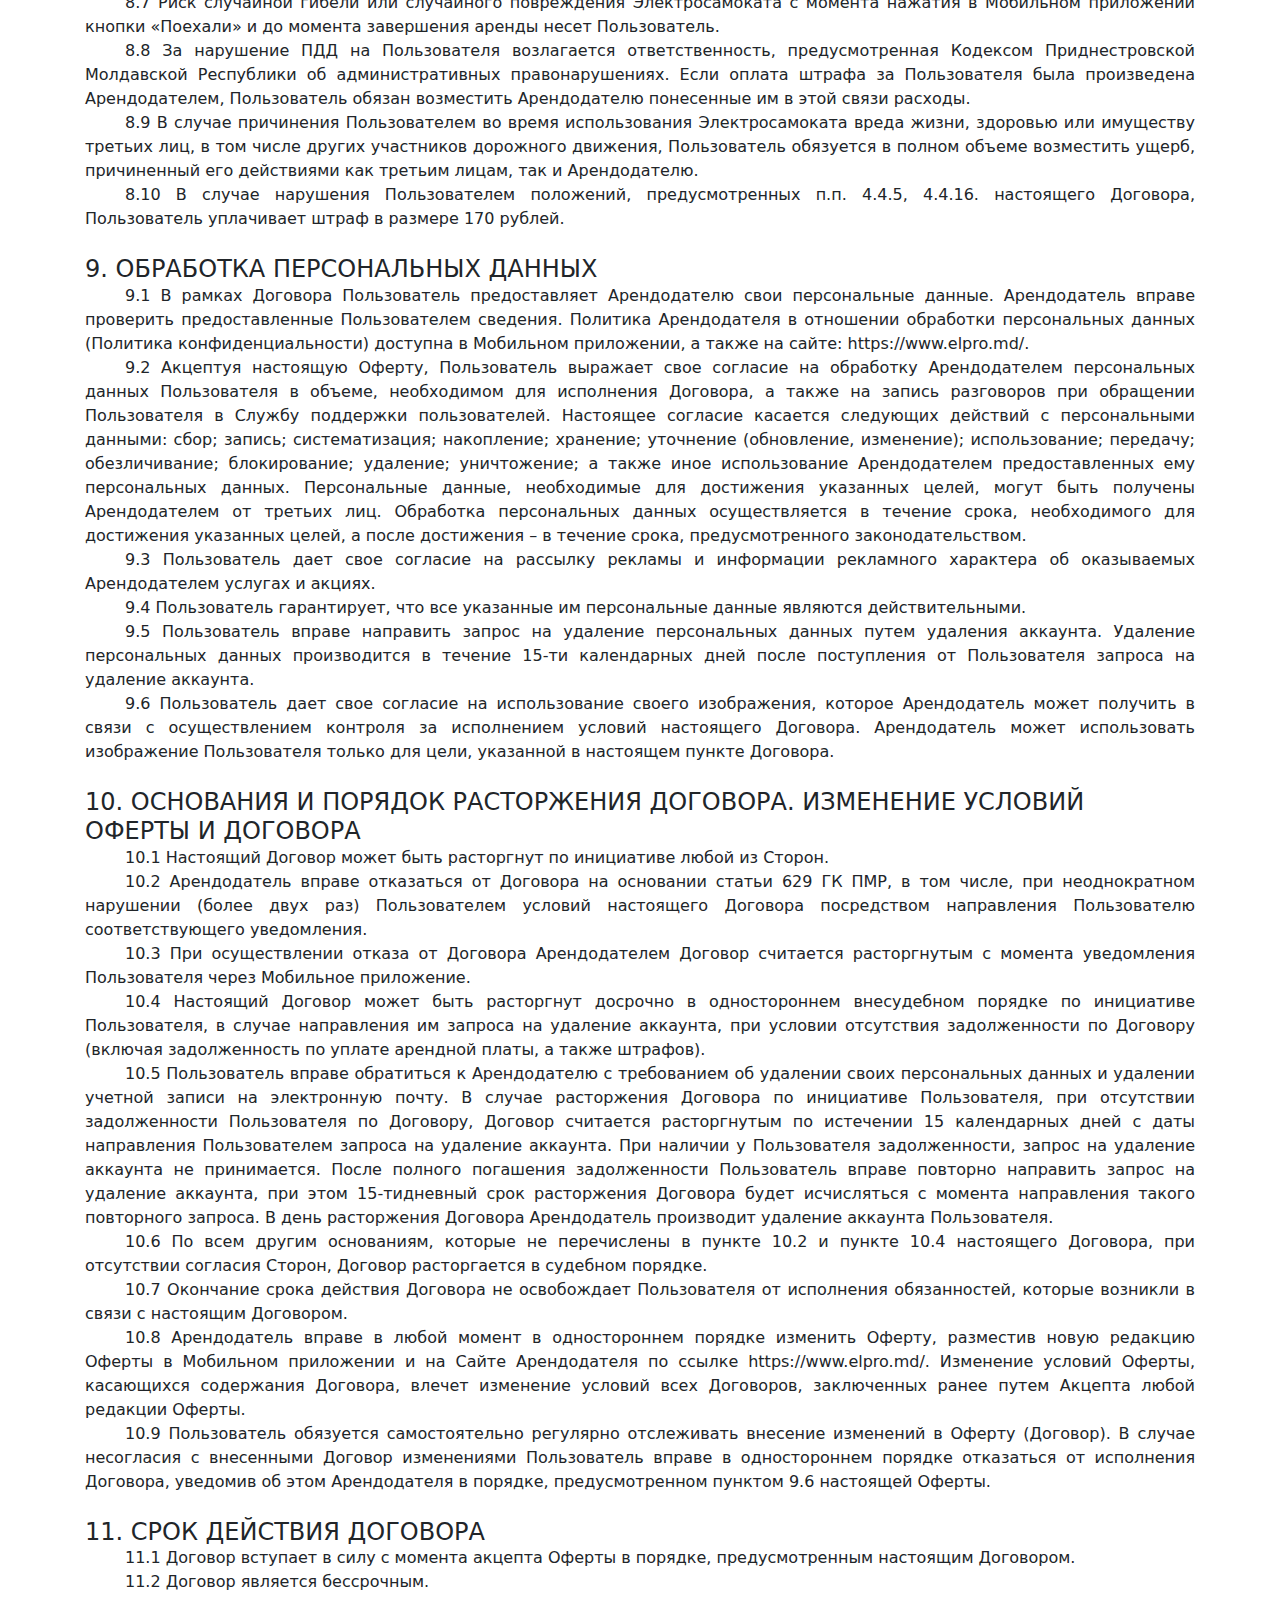
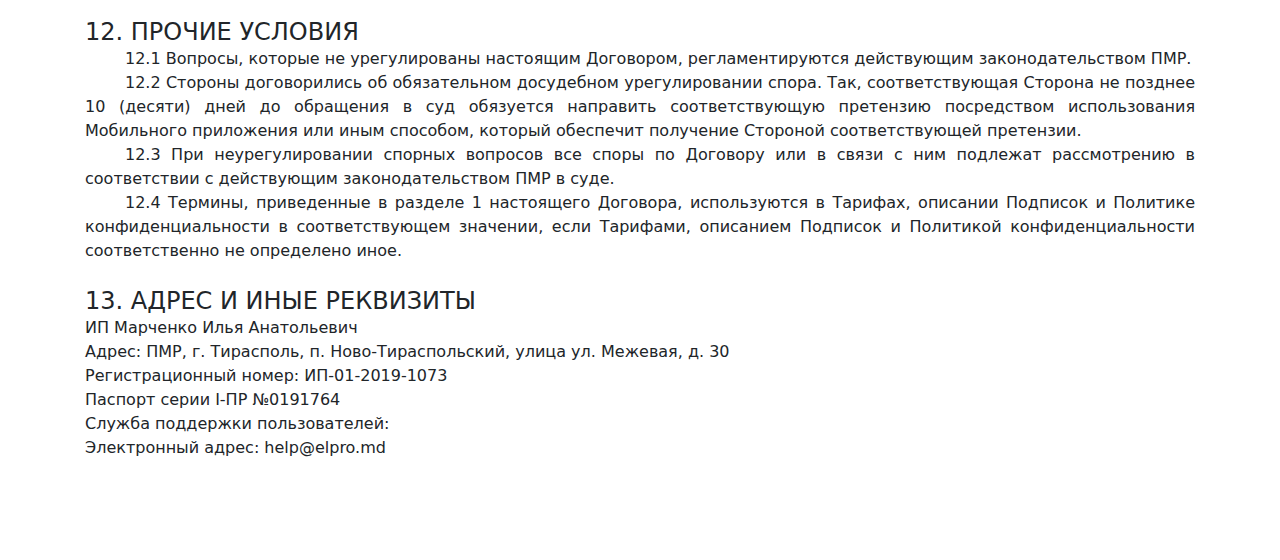
<file: agreement.html>
<!DOCTYPE html>
<html lang="en">

<head>

    <meta charset="utf-8">
    <meta name="viewport"
          content="width=device-width, initial-scale=1, shrink-to-fit=no">
    <meta name="description" content>
    <meta name="author" content="TemplateMo">
    <link rel="icon"
          href="https://elpro.md/wp-content/uploads/2021/04/cropped-9-removebg-preview-32x32.png"/>
    <link
            href="https://fonts.googleapis.com/css?family=Poppins:100,200,300,400,500,600,700,800,900&display=swap"
            rel="stylesheet">
    <link rel="preconnect" href="https://fonts.googleapis.com">
    <link rel="preconnect" href="https://fonts.gstatic.com" crossorigin>
    <link href="https://fonts.googleapis.com/css2?family=Dosis&display=swap"
          rel="stylesheet">
    <link rel="preconnect" href="https://fonts.googleapis.com">
    <link rel="preconnect" href="https://fonts.gstatic.com" crossorigin>
    <link
            href="https://fonts.googleapis.com/css2?family=Dosis:wght@700&display=swap"
            rel="stylesheet">
    <title>ELPro Прокат/Аренда самокатов</title>

    <!-- Additional CSS Files -->
    <link rel="stylesheet" type="text/css"
          href="assets/css/bootstrap.min.css">

    <link rel="stylesheet" href="assets/css/index.css">
    <link rel="stylesheet" href="assets/css/owl-carousel.css">
    <style>
        .document-p {
            text-indent: 40px;
            text-align: justify;
        }
    </style>
</head>
<body>
<div id="preloader">
    <div class="jumper">
        <div></div>
        <div></div>
        <div></div>
    </div>
</div>

<header class="header-area header-sticky">
    <div class="container">
        <div class="row">
            <div class="col-12">
                <nav class="main-nav" style="">
                    <a href="/" class="logo">
                        <svg width="120" height="60"
                             viewBox="0 0 727 253" fill="none"
                             xmlns="http://www.w3.org/2000/svg">
                            <g clip-path="url(#clip0_20_1764)">
                                <path
                                        d="M726.641 163.894C726.641 204.914 693.467 238.166 652.57 238.166C611.674 238.166 578.503 204.902 578.503 163.894C578.503 122.886 611.677 89.625 652.57 89.625C693.464 89.625 726.641 122.876 726.641 163.894ZM652.691 127.409C645.554 127.409 638.577 129.531 632.643 133.507C626.709 137.483 622.083 143.134 619.352 149.746C616.621 156.358 615.906 163.633 617.299 170.652C618.691 177.671 622.128 184.119 627.175 189.179C632.221 194.24 638.651 197.686 645.651 199.082C652.651 200.478 659.907 199.762 666.501 197.023C673.095 194.284 678.731 189.647 682.696 183.696C686.661 177.746 688.778 170.75 688.778 163.593C688.778 153.996 684.976 144.793 678.208 138.007C671.441 131.221 662.262 127.409 652.691 127.409Z"
                                        fill="url(#paint0_linear_20_1764)"/>
                                <path
                                        d="M652.704 186.446C665.291 186.446 675.495 176.214 675.495 163.593C675.495 150.971 665.291 140.74 652.704 140.74C640.117 140.74 629.913 150.971 629.913 163.593C629.913 176.214 640.117 186.446 652.704 186.446Z"
                                        fill="url(#paint1_linear_20_1764)"/>
                                <path
                                        d="M696.523 99.4729C680.934 86.9636 666.88 84.971 656.733 83.5445C646.66 82.1243 626.535 85.2844 616.794 90.8146C607.929 95.849 595.907 104.319 589.243 114.803C575.824 135.913 576.899 147.834 576.229 149.641C572.635 159.242 568.276 168.536 563.195 177.436C563.195 177.436 560.729 162.844 561.6 146.532C562.037 138.171 564.034 130.482 566.028 122.652C567.447 117.093 571.597 109.353 575.466 103.487C580.104 96.4503 584.647 90.9042 584.647 90.9042L544.618 34.0159C544.618 34.0159 532.943 43.4163 528.988 46.5476C526.599 48.4411 524.522 48.7226 522.245 48.5083C520.331 48.3292 518.975 47.5487 517 45.78C515.182 44.1488 512.889 40.8671 511.632 38.7689C510.847 37.4607 509.823 34.6876 510.117 32.8549C510.436 30.7727 513.284 27.6094 513.345 27.4943C513.345 27.4943 534.64 8.80551 542.158 2.48531C544.158 0.806106 547.852 -0.143839 550.452 0.0704594C553.135 0.294353 555.179 1.89999 556.927 3.95341C571.903 21.5707 612.908 71.6461 612.908 71.6461C612.908 71.6461 641.116 61.1935 665.311 66.9187C703.448 75.9449 718.634 104.251 718.634 104.251"
                                        fill="#F47E20"/>
                                <path
                                        d="M574.984 189.344L530.442 222.371L541.957 227.767L499.612 253.048L560.066 228.151L545.577 221.361L578.503 199.265"
                                        fill="url(#paint2_linear_20_1764)"/>
                                <path
                                        d="M582.994 84.1204L545.459 32.0906C545.459 32.0906 533.481 41.8332 529.804 44.7183C527.571 46.4614 525.657 46.7205 523.516 46.5222C521.724 46.3591 520.467 45.6394 518.626 44.0114C516.93 42.5113 514.799 39.4887 513.618 37.5568C512.885 36.3542 511.931 33.7986 512.205 32.1194C512.524 30.2003 515.156 27.2897 515.217 27.1842C515.217 27.1842 535.076 9.97952 542.091 4.15509C543.954 2.60702 547.399 1.73384 549.823 1.93215C552.327 2.13685 554.234 3.61454 555.864 5.50485C569.82 21.7276 607.077 68.2879 607.077 68.2879"
                                        fill="url(#paint3_linear_20_1764)"/>
                                <path
                                        d="M130.277 53.5935C130.277 59.2591 128.461 63.9119 124.829 67.5517C121.196 71.1916 116.556 73.0115 110.908 73.0115H39.4916V116.105H92.7614C98.4074 116.105 103.047 117.925 106.682 121.565C110.316 125.204 112.132 129.857 112.13 135.523C112.13 141.186 110.314 145.839 106.682 149.481C103.05 153.123 98.4063 154.943 92.7518 154.941H39.4821V198.149H110.908C116.558 198.149 121.199 199.97 124.829 203.612C128.459 207.254 130.275 211.907 130.277 217.57C130.277 223.236 128.44 227.888 124.768 231.528C121.095 235.168 116.435 236.988 110.787 236.988L20.1231 236.867C14.9599 236.867 10.441 234.905 6.56644 230.981C2.69189 227.058 0.755688 222.547 0.757814 217.449V53.5935C0.757814 48.4952 2.71422 43.9832 6.62705 40.0576C10.5399 36.132 15.0386 34.1702 20.1231 34.1724H110.908C116.558 34.1724 121.199 35.9934 124.829 39.6354C128.459 43.2774 130.275 47.9301 130.277 53.5935Z"
                                        fill="url(#paint4_linear_20_1764)"/>
                                <path
                                        d="M284 217.449C284 223.114 282.185 227.767 278.555 231.407C274.925 235.047 270.285 236.867 264.635 236.867H173.85C168.765 236.867 164.267 234.905 160.354 230.981C156.441 227.058 154.484 222.547 154.481 217.449V53.5935C154.481 47.9301 156.297 43.2774 159.93 39.6354C163.562 35.9934 168.202 34.1724 173.85 34.1724C179.496 34.1724 184.136 35.9934 187.77 39.6354C191.405 43.2774 193.221 47.9301 193.218 53.5935V198.027H264.635C270.281 198.027 274.921 199.848 278.555 203.49C282.19 207.132 284.005 211.785 284 217.449Z"
                                        fill="url(#paint5_linear_20_1764)"/>
                                <path
                                        d="M340.89 125.204H366.916C374.095 125.204 380.228 122.655 385.315 117.557C390.401 112.458 392.943 106.309 392.941 99.1079C392.941 91.9092 390.399 85.7596 385.315 80.6591C380.23 75.5586 374.097 73.0094 366.916 73.0115H340.89V217.449C340.89 223.114 339.075 227.767 335.445 231.407C331.815 235.047 327.175 236.867 321.525 236.867C315.875 236.867 311.234 235.047 307.604 231.407C303.974 227.767 302.158 223.114 302.156 217.449V53.5935C302.156 48.4163 304.094 43.884 307.968 39.9968C311.843 36.1096 316.362 34.1681 321.525 34.1724H366.916C384.751 34.1724 400.003 40.5245 412.67 53.2289C425.338 65.9333 431.673 81.2263 431.675 99.1079C431.675 116.99 425.34 132.283 412.67 144.987C400 157.691 384.749 164.044 366.916 164.044H340.89"
                                        fill="url(#paint6_linear_20_1764)"/>
                                <path
                                        d="M545.832 122.412C545.832 127.673 543.754 132.183 539.596 135.945C535.439 139.706 530.739 141.588 525.497 141.59C520.181 141.59 515.56 139.264 511.635 134.611C507.709 129.958 504.658 127.628 502.483 127.619C497.239 127.619 494.617 130.248 494.617 135.507V217.436C494.617 223.101 492.801 227.754 489.169 231.394C485.537 235.034 480.896 236.854 475.248 236.854C469.6 236.854 464.96 235.034 461.328 231.394C457.696 227.754 455.88 223.106 455.88 217.449V108.211C455.88 102.55 457.695 97.8968 461.325 94.2526C464.955 90.6085 469.595 88.7875 475.245 88.7896C479.36 88.7896 482.992 89.8014 486.142 91.825C491.353 89.8084 496.893 88.7792 502.48 88.7896C510.631 88.7896 518.418 90.9145 525.842 95.1642C533.266 99.4139 538.915 105.098 542.789 112.215C544.818 115.778 545.832 119.177 545.832 122.412Z"
                                        fill="url(#paint7_linear_20_1764)"/>
                                <path
                                        d="M723.562 164.015C723.562 203.321 691.785 235.188 652.582 235.188C613.379 235.188 581.603 203.321 581.603 164.015C581.603 124.709 613.383 92.8423 652.582 92.8423C691.782 92.8423 723.562 124.709 723.562 164.015ZM652.802 124.469C645.023 124.469 637.418 126.782 630.95 131.116C624.481 135.45 619.44 141.609 616.463 148.816C613.486 156.023 612.707 163.953 614.225 171.604C615.742 179.255 619.488 186.282 624.989 191.798C630.49 197.314 637.499 201.07 645.129 202.592C652.759 204.114 660.667 203.333 667.854 200.348C675.042 197.362 681.185 192.307 685.507 185.821C689.829 179.335 692.136 171.71 692.136 163.909C692.136 158.73 691.119 153.601 689.143 148.816C687.166 144.03 684.269 139.682 680.616 136.02C676.964 132.357 672.627 129.452 667.855 127.47C663.083 125.488 657.968 124.468 652.802 124.469Z"
                                        fill="url(#paint8_linear_20_1764)"/>
                                <path
                                        d="M112.12 70.2095L37.2173 69.9697V119.463H93.881C95.8998 119.463 97.8988 119.861 99.764 120.635C101.629 121.41 103.324 122.545 104.751 123.977C106.179 125.408 107.311 127.107 108.083 128.977C108.856 130.848 109.253 132.852 109.253 134.876V136.194C109.253 138.218 108.856 140.223 108.083 142.093C107.311 143.963 106.179 145.663 104.751 147.094C103.324 148.526 101.629 149.661 99.764 150.435C97.8988 151.21 95.8998 151.608 93.881 151.608H37.2173V202.144H112.178C114.196 202.144 116.195 202.542 118.06 203.317C119.925 204.092 121.62 205.227 123.047 206.658C124.475 208.09 125.607 209.789 126.379 211.659C127.152 213.529 127.549 215.533 127.549 217.557V217.906C127.55 219.931 127.152 221.936 126.379 223.807C125.606 225.678 124.473 227.378 123.045 228.809C121.616 230.241 119.92 231.376 118.054 232.15C116.188 232.924 114.188 233.321 112.168 233.319L22.3209 233.268C17.4043 233.268 13.1034 231.355 9.4181 227.53C5.73281 223.705 3.88804 219.307 3.88379 214.336V55.2342C3.88379 52.8531 4.35151 50.4953 5.26027 48.2954C6.16903 46.0955 7.50102 44.0966 9.18018 42.4129C10.8593 40.7291 12.8528 39.3935 15.0467 38.4823C17.2407 37.571 19.5921 37.1021 21.9668 37.1021H112.171C114.19 37.1021 116.189 37.5007 118.054 38.2753C119.919 39.0499 121.613 40.1853 123.041 41.6165C124.468 43.0478 125.6 44.747 126.373 46.617C127.145 48.4871 127.543 50.4914 127.543 52.5155V54.7961C127.543 56.8245 127.144 58.833 126.368 60.7064C125.592 62.5798 124.456 64.2812 123.023 65.7132C121.59 67.1451 119.889 68.2794 118.018 69.051C116.148 69.8226 114.143 70.2163 112.12 70.2095Z"
                                        fill="url(#paint9_linear_20_1764)"/>
                                <path
                                        d="M279.483 217.893C279.483 219.919 279.085 221.925 278.311 223.797C277.537 225.668 276.403 227.368 274.973 228.8C273.543 230.232 271.846 231.366 269.978 232.14C268.111 232.913 266.11 233.31 264.089 233.307L176.181 233.169C171.407 233.169 167.183 231.273 163.508 227.482C159.833 223.691 157.996 219.332 157.996 214.407V52.5155C157.996 50.4914 158.394 48.4871 159.166 46.6171C159.939 44.747 161.071 43.0478 162.498 41.6166C163.926 40.1853 165.62 39.0499 167.485 38.2753C169.35 37.5007 171.349 37.1021 173.368 37.1021H174.006C176.024 37.1016 178.024 37.5 179.889 38.2745C181.754 39.0489 183.449 40.1843 184.876 41.6156C186.304 43.047 187.436 44.7463 188.208 46.6166C188.98 48.4868 189.378 50.4913 189.377 52.5155V202.144H264.118C266.137 202.143 268.136 202.542 270.001 203.316C271.866 204.091 273.561 205.226 274.988 206.657C276.416 208.089 277.548 209.788 278.32 211.658C279.093 213.529 279.49 215.533 279.489 217.557L279.483 217.893Z"
                                        fill="url(#paint10_linear_20_1764)"/>
                                <path
                                        d="M338.176 127.514H367.723C375.157 127.513 382.286 124.551 387.543 119.28C392.799 114.008 395.752 106.86 395.752 99.4053V98.8328C395.752 91.2584 392.751 83.9942 387.41 78.6383C382.068 73.2824 374.824 70.2735 367.27 70.2735H338.176V217.928C338.176 219.953 337.779 221.957 337.007 223.827C336.234 225.698 335.102 227.397 333.675 228.828C332.247 230.26 330.552 231.395 328.687 232.169C326.822 232.944 324.823 233.342 322.804 233.342H320.374C318.355 233.342 316.356 232.944 314.491 232.169C312.625 231.395 310.931 230.26 309.503 228.828C308.076 227.397 306.944 225.698 306.171 223.827C305.399 221.957 305.002 219.953 305.002 217.928V55.9123C305.002 50.8971 306.85 46.5077 310.546 42.7442C314.242 38.9806 318.552 37.0999 323.477 37.1021H366.757C399.985 37.1021 427.172 64.3627 427.172 97.6813V101.356C427.172 134.214 400.377 161.098 367.592 161.098H338.176"
                                        fill="url(#paint11_linear_20_1764)"/>
                                <path
                                        d="M512.814 132.769L506.833 126.432C505.606 125.644 504.221 125.135 502.776 124.942C501.332 124.749 499.863 124.877 498.473 125.316L498.351 125.355C496.181 126.042 494.287 127.404 492.942 129.245C491.598 131.086 490.873 133.308 490.874 135.59V218.136C490.874 222.224 489.254 226.144 486.371 229.034C483.489 231.925 479.579 233.549 475.503 233.55H474.986C470.909 233.55 466.999 231.926 464.117 229.035C461.234 226.145 459.614 222.224 459.614 218.136V105.476C459.614 103.556 460.031 101.659 460.835 99.9165C461.639 98.1741 462.812 96.6279 464.272 95.3852C465.731 94.1425 467.443 93.233 469.288 92.7199C471.133 92.2067 473.068 92.1021 474.957 92.4134L475.155 92.4486C475.155 92.4486 482.903 93.4369 486.048 95.4104C491.272 93.4402 496.809 92.4367 502.39 92.4486C510.54 92.4486 518.795 93.7696 525.752 98.6696C532.648 103.525 536.597 106.768 540.466 113.703C540.936 114.723 541.35 115.768 541.707 116.834C543.078 120.624 542.914 124.801 541.249 128.471C539.584 132.14 536.551 135.009 532.801 136.463L531.487 136.975C528.309 138.209 524.837 138.469 521.512 137.72C518.187 136.971 515.16 135.247 512.814 132.769Z"
                                        fill="url(#paint12_linear_20_1764)"/>
                            </g>
                            <defs>
                                <lineargradient
                                        id="paint0_linear_20_1764"
                                        x1="578.503" y1="163.894"
                                        x2="726.641" y2="163.894"
                                        gradientUnits="userSpaceOnUse">
                                    <stop offset="0.37"
                                          stop-color="#F47E20"/>
                                    <stop offset="0.82"
                                          stop-color="#FFC655"/>
                                </lineargradient>
                                <lineargradient
                                        id="paint1_linear_20_1764"
                                        x1="629.916" y1="163.593"
                                        x2="675.495" y2="163.593"
                                        gradientUnits="userSpaceOnUse">
                                    <stop stop-color="#FFC655"/>
                                    <stop offset="0.08"
                                          stop-color="#FDBB4D"/>
                                    <stop offset="0.3"
                                          stop-color="#F9A039"/>
                                    <stop offset="0.52"
                                          stop-color="#F68D2B"/>
                                    <stop offset="0.75"
                                          stop-color="#F58223"/>
                                    <stop offset="1"
                                          stop-color="#F47E20"/>
                                </lineargradient>
                                <lineargradient
                                        id="paint2_linear_20_1764"
                                        x1="499.612" y1="221.197"
                                        x2="578.503" y2="221.197"
                                        gradientUnits="userSpaceOnUse">
                                    <stop stop-color="white"/>
                                    <stop offset="0.18"
                                          stop-color="#FAFBFB"/>
                                    <stop offset="0.37"
                                          stop-color="#EDEEEE"/>
                                    <stop offset="0.58"
                                          stop-color="#D7D8D9"/>
                                    <stop offset="0.79"
                                          stop-color="#B9BABC"/>
                                    <stop offset="1"
                                          stop-color="#929497"/>
                                </lineargradient>
                                <lineargradient
                                        id="paint3_linear_20_1764"
                                        x1="512.158" y1="43.0167"
                                        x2="607.077" y2="43.0167"
                                        gradientUnits="userSpaceOnUse">
                                    <stop stop-color="#FFC655"/>
                                    <stop offset="0.02"
                                          stop-color="#FFC353"
                                          stop-opacity="0.96"/>
                                    <stop offset="0.13"
                                          stop-color="#FCB347"
                                          stop-opacity="0.74"/>
                                    <stop offset="0.25"
                                          stop-color="#FAA53D"
                                          stop-opacity="0.54"/>
                                    <stop offset="0.37"
                                          stop-color="#F89934"
                                          stop-opacity="0.37"/>
                                    <stop offset="0.49"
                                          stop-color="#F78F2D"
                                          stop-opacity="0.24"/>
                                    <stop offset="0.62"
                                          stop-color="#F58827"
                                          stop-opacity="0.13"/>
                                    <stop offset="0.74"
                                          stop-color="#F58223"
                                          stop-opacity="0.06"/>
                                    <stop offset="0.87"
                                          stop-color="#F47F21"
                                          stop-opacity="0.01"/>
                                    <stop offset="1"
                                          stop-color="#F47E20"
                                          stop-opacity="0"/>
                                </lineargradient>
                                <lineargradient
                                        id="paint4_linear_20_1764"
                                        x1="-11.3316" y1="213.035"
                                        x2="143.631" y2="58.4891"
                                        gradientUnits="userSpaceOnUse">
                                    <stop stop-color="#D0D2D3"/>
                                    <stop offset="1"
                                          stop-color="#929497"/>
                                </lineargradient>
                                <lineargradient
                                        id="paint5_linear_20_1764"
                                        x1="142.197" y1="212.776"
                                        x2="251.614" y2="103.653"
                                        gradientUnits="userSpaceOnUse">
                                    <stop stop-color="white"/>
                                    <stop offset="1"
                                          stop-color="#929497"/>
                                </lineargradient>
                                <lineargradient
                                        id="paint6_linear_20_1764"
                                        x1="302.156" y1="135.519"
                                        x2="431.675" y2="135.519"
                                        gradientUnits="userSpaceOnUse">
                                    <stop stop-color="#FFC655"/>
                                    <stop offset="0.08"
                                          stop-color="#FDBB4D"/>
                                    <stop offset="0.3"
                                          stop-color="#F9A039"/>
                                    <stop offset="0.52"
                                          stop-color="#F68D2B"/>
                                    <stop offset="0.75"
                                          stop-color="#F58223"/>
                                    <stop offset="1"
                                          stop-color="#F47E20"/>
                                </lineargradient>
                                <lineargradient
                                        id="paint7_linear_20_1764"
                                        x1="434.094" y1="204.098"
                                        x2="535.751" y2="102.714"
                                        gradientUnits="userSpaceOnUse">
                                    <stop stop-color="#FFC655"/>
                                    <stop offset="0.08"
                                          stop-color="#FDBB4D"/>
                                    <stop offset="0.3"
                                          stop-color="#F9A039"/>
                                    <stop offset="0.52"
                                          stop-color="#F68D2B"/>
                                    <stop offset="0.75"
                                          stop-color="#F58223"/>
                                    <stop offset="1"
                                          stop-color="#F47E20"/>
                                </lineargradient>
                                <lineargradient
                                        id="paint8_linear_20_1764"
                                        x1="581.603" y1="164.015"
                                        x2="723.562" y2="164.015"
                                        gradientUnits="userSpaceOnUse">
                                    <stop stop-color="#FFC655"/>
                                    <stop offset="0.08"
                                          stop-color="#FDBB4D"/>
                                    <stop offset="0.3"
                                          stop-color="#F9A039"/>
                                    <stop offset="0.52"
                                          stop-color="#F68D2B"/>
                                    <stop offset="0.75"
                                          stop-color="#F58223"/>
                                    <stop offset="1"
                                          stop-color="#F47E20"/>
                                </lineargradient>
                                <lineargradient
                                        id="paint9_linear_20_1764"
                                        x1="-8.25343" y1="59.8944"
                                        x2="142.027" y2="209.767"
                                        gradientUnits="userSpaceOnUse">
                                    <stop stop-color="white"/>
                                    <stop offset="1"
                                          stop-color="#929497"/>
                                </lineargradient>
                                <lineargradient
                                        id="paint10_linear_20_1764"
                                        x1="122.002" y1="82.2231"
                                        x2="271.982" y2="231.796"
                                        gradientUnits="userSpaceOnUse">
                                    <stop stop-color="white"/>
                                    <stop offset="1"
                                          stop-color="#929497"/>
                                </lineargradient>
                                <lineargradient
                                        id="paint11_linear_20_1764"
                                        x1="285.582" y1="67.7723"
                                        x2="390.214" y2="172.12"
                                        gradientUnits="userSpaceOnUse">
                                    <stop stop-color="#FFC655"/>
                                    <stop offset="0.08"
                                          stop-color="#FDBB4D"/>
                                    <stop offset="0.3"
                                          stop-color="#F9A039"/>
                                    <stop offset="0.52"
                                          stop-color="#F68D2B"/>
                                    <stop offset="0.75"
                                          stop-color="#F58223"/>
                                    <stop offset="1"
                                          stop-color="#F47E20"/>
                                </lineargradient>
                                <lineargradient
                                        id="paint12_linear_20_1764"
                                        x1="445.876" y1="113.766"
                                        x2="523.806" y2="191.486"
                                        gradientUnits="userSpaceOnUse">
                                    <stop stop-color="#FFC655"/>
                                    <stop offset="0.08"
                                          stop-color="#FDBB4D"/>
                                    <stop offset="0.3"
                                          stop-color="#F9A039"/>
                                    <stop offset="0.52"
                                          stop-color="#F68D2B"/>
                                    <stop offset="0.75"
                                          stop-color="#F58223"/>
                                    <stop offset="1"
                                          stop-color="#F47E20"/>
                                </lineargradient>
                                <clippath id="clip0_20_1764">
                                    <rect width="726" height="253"
                                          fill="white"
                                          transform="translate(0.694336)"/>
                                </clippath>
                            </defs>
                        </svg>
                    </a>
                </nav>
            </div>
        </div>
    </div>
</header>
<div class="left-image-decor" ></div>

<!-- ***** Features Big Item Start ***** -->
<section class="section" id="promotion" >
    <div class="container">

        <div>
            <div style="text-align: right; z-index: 1; position: relative;">
                <a href="./document/agreement.pdf" download>Скачать</a>
            </div>

            <h4 align="center">ДОГОВОР КРАТКОСРОЧНОЙ АРЕНДЫ ЭЛЕКТРОСАМОКАТА</h4>
            <br>
            <div style="text-align: right">в редакции от 14 августа 2023 года</div>
            <br>
            <div class="document-p">
                Согласно настоящим условиям индивидуальный предприниматель Марченко Илья
                Анатольевич, действующий на основании свидетельства о государственной регистрации
                физического лица в качестве индивидуального предпринимателя (№0072485-АИ от 05 июля
                2019 года), именуемый в дальнейшем «Арендодатель», предлагает любому дееспособному
                физическому лицу, достигшему 18-тилетнего возраста (далее - «Пользователь»),
                воспользоваться сервисом краткосрочной аренды Электросамоката (далее - «Сервис»), а также
                акцептовать настоящую оферту и заключить таким образом с Арендодателем договор,
                который регламентирует правоотношения, связанные с краткосрочной арендой
                Электросамоката (далее по тексту - «Договор» или «Условия», или «Оферта») на
                нижеуказанных условиях.
            </div>
            <br>
            <div class="document-p">
                ПОЖАЛУЙСТА, ВНИМАТЕЛЬНО ПРОЧИТАЙТЕ НАСТОЯЩИЕ УСЛОВИЯ ДО
                ПОЛУЧЕНИЯ ДОСТУПА К АРЕНДЕ ЭЛЕКТРОСАМОКАТА.
                ПОЛЬЗОВАТЕЛЬ (В ЧАСТНОСТИ ВЫ) ПРИЗНАЕТЕ И ПОНИМАЕТЕ, ЧТО
                ИСПОЛЬЗОВАНИЕ ЭЛЕКТРОСАМОКАТА ТРЕБУЕТ ОТ ПОЛЬЗОВАТЕЛЯ (В
                ЧАСТНОСТИ ВАС) ОПРЕДЕЛЕННЫХ НАВЫКОВ И СОБЛЮДЕНИЯ УСЛОВИЙ,
                КОТОРЫЕ БУДУТ СПОСОБСТВОВАТЬ БЕЗОПАСНОМУ ДЛЯ ПОЛЬЗОВАТЕЛЯ (В
                ЧАСТНОСТИ ДЛЯ ВАС) И ОКРУЖАЮЩИХ УПРАВЛЕНИЮ ЭЛЕКТРОСАМОКТОМ.
                АРЕНДОДАТЕЛЬ ОЖИДАЕТ ОТ ПОЛЬЗОВАТЕЛЯ (В ЧАСТНОСТИ ОТ ВАС), ЧТО
                ПОЛЬЗОВАТЕЛЬ (В ЧАСТНОСТИ ВЫ) ПОНИМАЕТ РИСК НАСТУПЛЕНИЯ
                НЕБЛАГОПРИЯТНЫХ ПОСЛЕДСТВИЙ ДЛЯ СЕБЯ ИЛИ ОКРУЖАЮЩИХ ВСЛЕДСТВИЕ
                НЕСОБЛЮДЕНИЯ УСЛОВИЙ ИСПОЛЬЗОВАНИЯ ЭЛЕКТРОСАМОКАТА,
                ОБЕСПЕЧИВАЮЩИХ БЕЗОПАСНОЕ УПРАВЛЕНИЕ ЭЛЕКТРОСАМОКАТОМ.
            </div>
            <br>
            <div class="document-p">
                Аренда Электросамоката означает согласие Пользователя (в частности Ваше согласие)
                с настоящими Условиями, которые устанавливают договорные отношения между
                Арендодателем и Пользователем, а также с условиями иных регулирующих документов в
                полном объеме, безо всяких оговорок и исключений. Если Пользователь (в частности Вы) не
                соглашаетесь с настоящими Условиями полностью или в какой-либо части, то Пользователь
                (в частности Вы) не может получить доступ к Аренде и каким бы то ни было образом
                использовать Электросамокат.
            </div>
            <div class="document-p">
                Договор заключается на условиях присоединения к настоящим Условиям согласно
                статье 445 Гражданского кодекса ПМР. Договор не является публичным договором по смыслу
                статьи 443 Гражданского кодекса ПМР.
            </div>
            <div class="document-p">
                Получая доступ к Аренде Электросамоката Пользователь дает свое согласие на
                получение сообщений рекламного характера.
            </div>
            <div class="document-p">
                Арендодатель и/или привлекаемые третьи лица вправе осуществлять сбор мнений и
                отзывов Пользователей по различным вопросам работы Сервиса в статистических целях, для
                контроля качества предоставляемой Аренды Электросамоката, а также использовать
                полученные данные в обезличенном виде для работы Сервиса. Опрос Пользователей может
                проводиться путем направления информационного сообщения либо осуществления связи по
                контактным данным, указанным Пользователем в учетной записи (посредством телефонных
                звонков или сообщений).
            </div>
            <div class="document-p">
                Арендодатель может временно или постоянно ограничить Пользователю доступ к
                Аренде без объяснения причин, в том числе в случае нарушения Пользователем настоящих
                Условий, распоряжения уполномоченного органа, причинения ущерба Арендодателю или
                третьим лицам (равно как и для пресечения таких действий), создания опасности для
                окружающих, защиты прав и законных интересов Арендодателя и третьих лиц, получения
                неоднократных жалоб на действия Пользователя, в том числе в случае нарушения правил и
                условий, которые обеспечивают безопасное использование Электросамоката.
            </div>
            <br>
            <h4>1. ОСНОВНЫЕ ТЕРМИНЫ И ОПРЕДЕЛЕНИЯ, ИСПОЛЬЗУЕМЫЕ В ДОГОВОРЕ</h4>
            <div class="document-p">
                Для целей исполнения и верного толкования смысла Договора, в Договоре
                установлены термины и определения. В случае, если в Договоре используются термины и
                определения, не определенные в Договоре, то они имеют значение, которое обычно придаются
                им в практическом деловом обороте в соответствующей сфере.
            </div>
            <div class="document-p">
                1.1 Акцепт – согласие дееспособного физического лица, достигшего 18-ти лет, с
                условиями настоящей Оферты, которое совершается (дается) в порядке, предусмотренном
                настоящим Договором.
            </div>
            <div class="document-p">
                1.2 Аренда – временная и краткосрочная передача прав пользования и владения
                Электросамокатом в соответствии с его целевым назначением, с момента начала Аренды до
                момента ее завершения, по правилам, определенным настоящим Договором.
            </div>
            <div class="document-p">
                1.3 Бонусный счет – условный счет, не являющийся банковским счетом,
                исключающий возможность ведения денежных операций и используемый исключительно для
                учета рублевого эквивалента бонусов.
            </div>
            <div class="document-p">
                1.4 Бронирование – функция Мобильного приложения, обеспечивающая закрепление
                выбранного Пользователем Электросамоката за данным Пользователем на период
                Бронирования.
            </div>
            <div class="document-p">
                1.5 Зона ограничения скоростного режима – территория, обозначенная в Мобильном
                приложении, внутри которой максимальная скорость Электросамоката функционально будет
                ограничена до значения, указанного в Мобильном приложении, с помощью
                программноаппаратных средств
            </div>
            <div class="document-p">
                Арендодателя. Въезжая в указанную зону, Электросамокат при
                пересечении ее границы плавно автоматически переключит скоростной режим на более
                медленный (соответствующий скоростному ограничению), а при пересечении границы при
                выезде из зоны – вернется в обычный скоростной режим.
            </div>
            <div class="document-p">
                1.6 Зона поездок – территория, обозначенная на карте в Мобильном приложении, где
                Пользователем может быть использован Электросамокат в рамках Договора. Пользование
                Пользователем Электросамоката за пределами Зоны поездок не предусмотрено и является
                нарушением Договора.
            </div>
            <div class="document-p">
                1.7 Мобильное приложение («ELPro самокаты») – мобильное Android- и iOSприложение,
                позволяющее Пользователям
                использовать пользовательский функционал
                Платформы микромобильности «ELPro самокаты», включая поиск Электросамокатов, начало
                и завершение поездки на Электросамокате, а также иные предусмотренные Мобильным
                приложением функции. Указанный термин включает как текущую версию Мобильного
                приложения, так и все его последующие обновления, и новые версии.
            </div>
            <div class="document-p">
                1.8 Парковка – место (зона), отмеченное на карте в Мобильном приложении, где
                Пользователь может завершить Аренду Электросамоката. Эта зона не оборудована
                конструкцией для пристегивания Электросамоката замком (виртуальная парковка).
            </div>
            <div class="document-p">
                1.9 ПДД – Правила дорожного движения ПМР, утверждённые Постановлением
                Правительства Приднестровской Молдавской Республики № 126 от 02 июня 2017 года «Об
                утверждении Правил дорожного движения Приднестровской Молдавской Республики» (со
                всеми последующими изменениями и дополнениями). Ссылка на ПДД в настоящей Оферте
                означает ссылку на действующую на текущий момент редакцию ПДД (либо в случае, когда в
                соответствии с действующим законодательством применению подлежит иная редакция ПДД,
                – ссылку на соответствующую подлежащую применению редакцию ПДД).
            </div>
            <div class="document-p">
                1.10 Персональные данные – любая информация, относящаяся к Пользователю, в том
                числе его фамилия, имя, отчество, год, месяц, дата и место рождения, адрес, паспортные
                данные, а также данные иного документа, удостоверяющего личность субъекта персональных
                данных, контактные телефоны, e-mail и прочие сведения, признаваемые персональными
                данными в соответствии с действующим законодательством ПМР и которые могут стать
                известными Арендодателю при заключении, исполнении и/или прекращении Договора.
            </div>
            <div class="document-p">
                1.11 Пользователь – дееспособное физическое лицо (гражданин ПМР, иностранный
                гражданин, лицо без гражданства), достигшее возраста 18-ти лет и не состоящее под опекой
                или попечительством, принимающее (акцептующее) настоящую Оферту и в результате
                акцепта настоящей Оферты являющееся Стороной Договора.
            </div>
            <div class="document-p">
                1.12 Сайт Арендодателя – веб-сайт, размещенный в сети Интернет по адресу:
                https://www.elpro.md/.
            </div>
            <div class="document-p">
                1.13 Сессия аренды – период времени с начала аренды и до ее окончания в
                соответствии с Договором.
            </div>
            <div class="document-p">
                1.14 Служба поддержки пользователей (также «Клиентская поддержка») - служба
                поддержки Арендодателя, оказывающая информационную помощь Пользователю в случае его
                обращения посредством телефонной связи или чата в мобильном приложении.
                1.15 Безакцептное списание – списание денежных средств с банковской карты,
                указанной Пользователем во исполнение условий Договора. Списание денежных средств
                производится без получения дополнительного согласия со стороны Пользователя, по
                правилам и в порядке, предусмотренными действующим законодательством и настоящим
                Договором.
            </div>
            <div class="document-p">
                1.16 Сервис – комплексная услуга Арендодателя, предоставляемая
                зарегистрированным и авторизованным Пользователям с помощью Мобильного приложения
                «ELPro самокаты» в режиме двадцать четыре часа, семь дней в неделю, без выходных и
                праздничных дней, заключающаяся в предоставлении Пользователям возможности поиска
                (выбора) и бронирования доступных Электросамокатов, аренды (временного пользования)
                Электросамокатов на условиях личного управления Пользователем, ожидания, отмены
                аренды, поиска Электросамоката и иных предусмотренных функционалом Мобильного
                приложения «ELPro самокаты», либо оказываемых Арендодателем через Службу поддержки.
            </div>
            <div class="document-p">
                1.17 Учетная запись Пользователя – совокупность данных о Пользователе,
                используемая для его идентификации и содержащая сведения о Пользователе, в том числе
                введенные им персональные данные, и служащая для управления сервисами Сайта и (или)
                Мобильного приложения от имени Пользователя.
            </div>
            1.18 Электросамокат - транспортное средство, имеющее два колеса, рассчитанное на
            одного пользователя, с максимальной скоростью не более 25 км/ч, приводимое в движение
            электродвигателем, являющееся собственностью Арендодателя.
        </div>
        <div class="document-p">
            1.19 Групповая поездка - функция Мобильного приложения, позволяющая одному
            Пользователю принять в Аренду сразу несколько Электросамокатов.
        </div>
        <div class="document-p">
            1.20 Тарифы – условия, устанавливающие размер вознаграждения Арендодателя по
            Договору за аренду Электросамокатов. Тарифы доступны в Мобильном приложении «ELPro
            самокаты» и на сайте Арендодателя.
        </div>
        <div class="document-p">
            1.21 Подписка «ELPro самокаты» – функциональная возможность Мобильного
            приложения, активация которой происходит по усмотрению Пользователя и при активации
            которой меняются условия и размер арендной платы за право владения и пользования
            электросамокатом в соответствии с условиями, указанными в описании Подписки, а также
            иные условия использования Мобильного приложения, указанные в описании Подписки,
            доступном в Мобильном приложении.
        </div>
        <br>
        <h4>2. ПРЕДМЕТ ДОГОВОРА</h4>

        <div class="document-p">
            2.1 В соответствии с настоящим Договором Арендодатель предоставляет
            Пользователю возможность взять в Аренду Электросамокат, в том числе в рамках Аренды
            Электросамоката осуществить Бронирование Электросамоката, а Пользователь, в свою
            очередь, обязуется соблюдать условия и обязательства, указанные в настоящем Договоре.
        </div>
        <div class="document-p">
            2.2 Электросамокат предоставляется Пользователю исключительно в потребительских
            целях (для личных нужд), не связанных с осуществлением предпринимательской
            деятельности.
        </div>
        <div class="document-p">
            2.3 Электросамокаты, доступные для Аренды (поездки), размещаются в Мобильном
            приложении. Пользователь самостоятельно выбирает Электросамокат из перечня
            предложенных Арендодателем для Аренды (поездки) в рамках настоящего Договора в
            порядке, предусмотренном в Мобильном приложении. Пользователь согласен, что
            идентификационные данные Пользователя и Электросамоката, передаваемого в Аренду
            Пользователю, фиксируются Арендодателем посредством Мобильного приложения.
        </div>
        <br>
        <h4> 3. УСЛОВИЯ И ПОРЯДОК ЗАКЛЮЧЕНИЯ ДОГОВОРА</h4>
        <div class="document-p">
            3.1 На момент заключения договора Пользователь должен достигнуть 18-тилетнего
            возраста, не состоять под опекой или попечительством.
        </div>
        <div class="document-p">
            3.2 Для заключения Договора и получения доступа к Сервису, Пользователь должен
            акцептовать настоящую Оферту в порядке, установленном в Договоре. Договор заключается
            путем присоединения Пользователя к установленным Договором условиям в целом, без
            какихлибо условий и
            оговорок. Акцепт настоящей Оферты означает, что Пользователь ознакомился
            со всеми положениями Договора, согласен с ними и принимает на себя безоговорочное
            согласие следовать им.
        </div>
        <div class="document-p">
            3.3 Акцепт считается совершенным Пользователем при условии выполнения им
            следующей совокупности действий:

            <div class="document-p">
                3.3.1 Авторизации Пользователя посредством ввода кода полученного в SMSсообщении на
                Мобильное устройство в
                момент регистрации в Мобильном приложении;
            </div>
            <div class="document-p">
                3.3.2 Ознакомление Пользователя в полном объеме с условиями настоящего Договора,
                путем нажатия кнопки «Получить код» при авторизации в Мобильном приложении, которую
                Арендодатель и Пользователь признают аналогом собственноручной подписи Пользователя,
                равным по юридической силе собственноручной подписи Пользователя на бумажном
                носителе;
            </div>
            <div class="document-p">
                3.3.3 Предоставление Пользователем данных банковской карты и заморозки с неё
                (холдирования) суммы в размере 11 (одиннадцати) рублей.
            </div>
        </div>
        <div class="document-p">
            3.4 Пользователь соглашается, что Арендодатель вправе проверять предоставленные в
            рамках пункта 3.3 Договора данные любым законным способом, в том числе направить
            Пользователю запрос о предоставлении подтверждающей информации. Настоящим
            Пользователь ставится в известность и соглашается с тем, что в случае если Пользователь
            не
            предоставит запрошенную подтверждающую информацию, необходимую для целей
            осуществления дополнительной проверки Пользователя, то Пользователю может быть
            ограничен Сервис.
        </div>
        <div class="document-p">
            3.5 Арендодатель не несет ответственности или каких-либо обязательств в случае, если
            акцепт Оферты невозможен по причинам, за которые НЕ отвечает Арендодатель.
        </div>
        <div class="document-p">
            3.6 Посредством акцепта настоящей Оферты Пользователь подтверждает, что любые
            действия, осуществляемые в Мобильном приложении под его учетной записью, совершены
            лично Пользователем. Все риски, связанные с несанкционированным использованием учетной
            записи или устройства Пользователя, лежат на Пользователе.
        </div>
        <div class="document-p">
            3.7 Посредством акцепта условий настоящего Договора Пользователь подтверждает,
            что согласен с обработкой своих персональных данных Арендодателем в соответствии с
            условиями Договора и согласен с записью разговоров при обращении в службу поддержки
            Арендодателя.
        </div>
        <div class="document-p">
            3.8 Лицо, акцептующее Оферту, должно соответствовать критериям, указанным в
            пункте 1.11 настоящей Оферты. В случае если Арендодателем будет установлено, что лицо,
            акцептующее (акцептовавшее) Оферту, не соответствует таким критериям, наступает одно из
            нижеуказанных правовых последствий:
        </div>
        <div class="document-p">
            - если на момент установления соответствующего обстоятельства Договор с
            соответствующим лицом не был заключен – Акцепт Оферты будет считаться несовершённым,
            а Договор – незаключённым, доступ к Мобильному приложению Пользователю не
            предоставляется;
        </div>
        <div class="document-p">
            - если на момент установления соответствующего обстоятельства Договор с
            соответствующим лицом был заключен – Арендодатель вправе незамедлительно прекратить
            доступ соответствующего лица к Мобильному приложению (в том числе путем блокировки
            аккаунта) и/или отказаться от исполнения Договора в одностороннем порядке.
        </div>
        <div class="document-p">
            3.9 В случае возникновения у Арендодателя сомнений в достоверности указанных
            Пользователем при регистрации данных, данных банковской карты, принадлежности
            банковской карты Пользователю, а также в соответствии лица, зарегистрировавшегося в
            Мобильном приложении, критериям, указанным в пункте 1.11 настоящей Оферты,
            Арендодатель вправе через Мобильное приложение или иным способом направить запрос о
            предоставлении дополнительной информации о личности Пользователя, в том числе,
            фотографий страниц его паспорта, или иного документа, удостоверяющего личность,
            фотографий лицевой стороны банковской карты (без CVV/CVC).
        </div>
        <div class="document-p">
            3.10 Пользователь обязан предоставить Арендодателю информацию, запрошенную
            последним в соответствии с пунктом 3.9 Оферты. До предоставления Пользователем
            соответствующей информации в объеме, достаточном для устранения сомнений
        </div>
        <div class="document-p">
            Арендодателя:
        </div>
        <div class="document-p">
            - если Договор с Пользователем в соответствии с настоящим разделом 3 не был
            заключен, Акцепт не может считаться совершенным Пользователем, а Договор –
            заключенным. Доступ к Мобильному приложению лицу, акцептующему Оферту, не
            предоставляется;
        </div>
        <div class="document-p">
            - если Договор с Пользователем был заключен – Арендодатель вправе приостановить
            доступ Пользователя к Мобильному приложению (в том числе путем блокировки аккаунта
            Пользователя). После предоставления Пользователем всех необходимых документов доступ
            Пользователя к Мобильному приложению восстанавливается Арендодателем.
        </div>
        <div class="document-p">
            3.11 Заключая настоящий Договор, Пользователь подтверждает, что он:

            <div class="document-p">
                3.11.1 Владеет русским языком на уровне, достаточном для прочтения и осознания
                смысла и значения Договора;
            </div>
            <div class="document-p">
                3.11.2 Прочитал условия Договора, осознал значение и смысл указанных в нем
                документов, согласен с их содержанием и обязуется выполнять установленные ими
                требования, а также понимает все последствия заключения Договора и дальнейшего
                использования Сервиса и Мобильного приложения;
            </div>
            <div class="document-p">
                3.11.3 Согласен с размещением в Электросамокате любого оборудования и любых
                технологий, позволяющих отследить и зафиксировать точные координаты Электросамоката,
                отследить процесс движения Электросамоката, состояние Элекстросамоката;
            </div>
            <div class="document-p">
                3.11.4 Пользователь дает согласие на извещение Пользователя органами,
                осуществляющими административное производство по делам об административных
                правонарушениях, предусмотренных главой 12 КоАП ПМР, с использованием любых
                доступных средств связи (телефонограмма, телеграмма, электронная почта, смс-сообщение) о
                дате, времени и месте составления протокола об административном правонарушении и
                рассмотрении дела по существу;
            </div>
            <div class="document-p">
                3.11.5 Допускается Аренда (поездка) нескольких Электросамокатов одним
                Пользователем (далее – Групповая поездка).
            </div>
        </div>
        <div class="document-p">
            Одному Пользователю доступно к Аренде (поездке) максимум 4 (электросамоката)
            Электросамокатов.
        </div>
        <div class="document-p">
            Пользователь вправе передать арендованные Электросамокаты дееспособным третьим
            лицам, достигшим 18-тилетнего возраста и соответствующих требованиям настоящих
            Условий.
        </div>
        <div class="document-p">
            Перед использованием Электросамокатов третьими лицами, Пользователь обязуется
            ознакомить всех третьих лиц, которым Пользователь планирует передать Электросаомкат с
            настоящими Условиями.
        </div>
        <div class="document-p">
            В случае групповой поездки ответственность за сохранность Электросамоката, а также
            соблюдение настоящих Условий несет Пользователь, а не третье лицо, которому был передан
            Электросамокат.
        </div>
        <div class="document-p">
            Денежные обязательства, возникшие в связи с Арендой (поездкой) нескольких
            Электросамокатов, возлагаются и исполняются непосредственно Пользователем и не могут
            быть переданы третьим лицам.
        </div>
        <br>
        <h4>4. ПРАВА И ОБЯЗАННОСТИ СТОРОН</h4>
        <div class="document-p">
            4.1 Арендодатель обязан:
        </div>
        <div class="document-p">
            4.1.1 Предоставить Пользователю путем размещения на Сайте Арендодателя, в
            мобильном приложении полную информацию об Электросамокате, его технических
            характеристиках, размере арендных платежей и прочих условиях Договора, а также
            своевременно размещать на Сайте Арендодателя, в мобильном приложении информацию об
            изменениях условий Договора.
        </div>
        <div class="document-p">
            4.1.2 Предоставить Пользователю Электросамокат в технически исправном состоянии.
        </div>
        <div class="document-p">
            4.1.3 Обеспечить нормальное функционирование Электросамоката и нести расходы на
            содержание электросамоката, возникающие в связи с его нормальной эксплуатацией (за
            исключением расходов, которые прямо возложены на Пользователя Договором).
        </div>
        <div class="document-p">
            4.1.4 Обеспечивать соблюдение требований законодательства ПМР при получении и
            обработке персональных данных Пользователя.
        </div>
        <div class="document-p">
            4.1.5 Исполнять обязательства, вытекающие из Договора.
        </div>
        <div class="document-p">
            4.1.6 Предоставлять доступ к Сервису в формате «as is», обеспечивать исправление
            ошибок, возникших во время функционирования Сервиса (при наличии возможности).
        </div>
        <div class="document-p">
            4.2 Арендодатель вправе:
        </div>
        <div class="document-p">
            4.2.1 Осуществлять проверку сведений, в том числе персональных данных,
            предоставляемых Пользователем в момент регистрации в Мобильном приложении, а также
            иных сведений, указанных в пунктах 3.9-3.10 настоящей Оферты.
        </div>
        <div class="document-p">
            4.2.2 Приостанавливать или прекращать доступ Пользователя к Мобильному
            приложению (в том числе блокировать аккаунт Пользователя) в случаях, установленных
            пунктами 3.8 и 3.10 настоящей Оферты, при наличии у Пользователя задолженности по
            Договору, а также при наличии у Арендодателя подозрений в осуществлении мошеннических
            действий с использованием аккаунта Пользователя либо неправомерных действий в
            отношении Электросамоката, других пользователей либо третьих лиц, а равно при наличии
            любого из оснований для расторжения Договора Арендодателем, указанных в пункте 10.2
            настоящего Договора.
        </div>
        <div class="document-p">
            4.2.3 Обрабатывать персональные данные Пользователя, предоставленные в момент
            регистрации в Мобильном приложении, а также полученные при заключении и исполнении
            Договора.
        </div>
        <div class="document-p">
            4.2.4 Осуществлять проверку задолженности Пользователя по Договору.
        </div>
        <div class="document-p">
            4.2.5 Осуществлять контроль за обеспечением сохранности Электросамоката, а также
            за его техническим состоянием, контролировать соответствие эксплуатации Электросамоката
            целям, установленным настоящим Договором.
        </div>
        <div class="document-p">
            4.2.6 Отказать в заключении Договора, в случае предоставления Пользователем в
            момент регистрации в Мобильном приложении недостоверных или неполных данных.
        </div>
        <div class="document-p">
            4.2.7 Отказать в заключении Договора, приостановить либо прекратить его действие,
            при наличии у Пользователя задолженности, вытекающей из настоящего Договора.
        </div>
        <div class="document-p">
            4.2.8 В одностороннем порядке, без предварительного уведомления Пользователя,
            вносить изменения в Оферту (Договор) (в т.ч. в стоимость, включая арендную плату и в
            условия аренды электросамоката) путем размещения новой редакции настоящей Оферты,
            содержащей измененные условия Договора на Сайте Арендодателя по адресу
            https://www.elpro.md/ и/или в Мобильном приложении. Риск неознакомления с изменениями
            Договора несет Пользователь. При несогласии Пользователя с изменениями Договора он
            обязан прекратить использование Мобильного Приложения. Продолжение использования
            Мобильного Приложения после изменения Договора считается согласием с внесенными
            изменениями.
        </div>
        <div class="document-p">
            4.2.9 В случае удаления Электросамоката Пользователем от Зоны поездок более чем на
            500 метров либо в иных случаях, вызывающих у Арендодателя мотивированные подозрения в
            хищении электросамоката, заблокировать движение электросамоката (в том числе с помощью
            программно-технических средств Арендодателя) и заявить в правоохранительные органы о
            факте хищения, а также прибегнуть к иным предусмотренным законодательством ПМР
            способам защиты своих прав.
        </div>
        <div class="document-p">
            4.2.10 В случае наличия у Арендодателя достаточных оснований полагать о
            возможности совершения Пользователем мошеннических действий, а также иных
            проявлениях недобросовестного поведения Пользователя (в том числе использования
            электросамоката или Мобильного приложения не в соответствии с их назначением или иного
            нарушения Пользователем Договора), в одностороннем порядке прекратить исполнение по
            Договору, уведомив Пользователя через Мобильное приложение, а также приостановить
            доступ Пользователя к Мобильному приложению, заблокировать движение электросамоката
            с помощью программно-технических средств Арендодателя (в том числе без прекращения
            Аренды), а в случае необходимости также принудительно завершить Аренду Пользователем
            электросамоката.
        </div>
        <div class="document-p">
            4.2.11 Перевести Электросамокат в режим экономии энергии (снижение скорости) в
            случае снижения заряда аккумулятора до критически низкого уровня, в зависимости от
            модели Электросамоката.
        </div>
        <div class="document-p">
            4.2.12 В случае возникновения у Арендодателя сомнений относительно правомочности
            использования зарегистрированной учетной записи, Арендодатель вправе направить по
            электронной почте, указанной Пользователем при регистрации в Мобильном приложении,
            запрос о предоставлении дополнительной информации о личности Пользователя, в том числе,
            фотографий страниц его паспорта, или иного документа, удостоверяющего личность. Стороны
            договорились, что при непредставлении ответа на запрос, Арендодатель вправе
            приостановить, а по истечении трех суток прекратить действие настоящего Договора.
        </div>
        <div class="document-p">
            4.2.13 Снизить максимальную скорость Электросамоката в случае заезда
            Электросамоката в Зону ограничения скоростного режима (пункт 1.5 настоящей Оферты).
        </div>
        <div class="document-p">
            4.2.14 Арендодатель вправе в любое время без уведомления Пользователя изменить
            функциональные возможности Мобильного приложения (обновить Мобильное приложение)
            и отказать в предоставлении исполнения по Договору Пользователю, на мобильном
            устройстве которого установлена старая (не обновлённая) версия Мобильного приложения,
            либо Пользователю, мобильное устройство которое признается небезопасным для
            Мобильного приложения.
        </div>
        <div class="document-p">
            4.2.15 Выставлять штрафы Пользователю, который нарушает условия настоящего
            Договора. Арендодатель вправе направлять Пользователю счет для оплаты выставленного
            штрафа.
        </div>
        <div class="document-p">
            4.3 Пользователь вправе:
            - арендовать Электросамокат и воспользоваться функциональными возможностями
            Сервиса в порядке и на условиях, предусмотренных настоящим Договором.
        </div>
        <div class="document-p">
            4.4 Пользователь обязан:
        </div>
        <div class="document-p">
            4.4.1 До начала поездки на Электросамокате Пользователь должен произвести осмотр
            Электросамоката на предмет наличия повреждений Элетросамоката. Если Пользователь
            обнаружит во время осмотра повреждения Элетросамоката, то Пользователь должен
            отправить фотографии повреждений Электоросамоката Арендодателю посредством
            Мобильного приложения. При этом, Пользователь признает себя виновным и ответственным
            в причинении повреждений во время Аренды (поездки), если они были обнаружены другим
            Пользователем или Арендодателем в дальнейшем.
        </div>
        <div class="document-p">
            4.4.2 При обнаружении повреждений Электросамоката, которые могут влиять на
            безопасность управления (неисправность электроники, неисправность тормозной системы,
            неисправность рулевой системы, иное) Электросамокатом Пользователь не должен
            осуществлять поездку на Электросамокате.
        </div>
        <div class="document-p">
            4.4.3 При отсутствии повреждений на Электросамокате, принять Электросамокат в
            Аренду (поездку) в порядке, предусмотренном разделом 7 настоящего Договора.
        </div>
        <div class="document-p">
            4.4.4 Незамедлительно известить Арендодателя посредством Мобильного приложения
            о любых повреждениях Электросамоката, полученных во время Аренды (поездки),
            дорожнотранспортных
            происшествиях с участием Электросамоката.
        </div>
        <div class="document-p">
            При этом, Пользователь должен прекратить использование Электросамоката:
            - если произошло дорожно-транспортное происшествие с участием третьих лиц вне
            зависимости от вины Пользователя;
        </div>
        <div class="document-p">
            - если из-за дорожно-транспортного происшествия было повреждено имущество
            третьих лиц вне зависимости от вины Пользователя;
        </div>
        <div class="document-p">
            - если Электросамокат был поврежден настолько, что его дальнейшее использование
            невозможно или небезопасно, о чем требуется проинформировать Арендодателя через
            Мобильное приложение.
        </div>
        <div class="document-p">
            В иных случаях Пользователь может продолжить использовать Электросамокат.
        </div>
        <div class="document-p">
            4.4.5 Как во время периода Аренды, так и вне рамок периода Аренды Пользователю
            запрещено перевозить Электросамокат в автомобиле, автобусе, троллейбусе, такси и в любом
            ином транспорте (любым иным способом), заезжать на Электросамокате внутрь зданий,
            территорий ограниченного доступа и т.д.
        </div>
        <div class="document-p">
            В случае выезда (перемещения любым иным способом) Электросамоката за пределы
            Зоны поездок Пользователь обязан незамедлительно возвратить Электросамокат в Зону
            поездок. Время нахождения Электросамоката за пределами Зоны поездок включается в период
            Аренды и подлежит оплате.
        </div>
        <div class="document-p">
            4.4.6 Не допускать причинение вреда жизни, здоровью и имуществу третьих лиц, в том
            числе других участников дорожного движения. В случае причинения вреда с использованием
            Электросамоката, Пользователь привлекается к ответственности в порядке, предусмотренном
            действующим законодательством ПМР.
        </div>
        <div class="document-p">
            4.4.7 Пользователь обязуется использовать Электросамокат в строгом соответствии с
            его целевым назначением.
        </div>
        <div class="document-p">
            4.4.8 Осуществлять управление Электросамокатом лично. Пользователь не вправе
            передавать Электросамокат в пользование третьим лицам в субаренду.
        </div>
        <div class="document-p">
            4.4.9 Обеспечивать сохранность Электросамоката и соблюдать все иные Условия
            Сервиса с момента начала Аренды (поездки) - до момента, прекращения Аренды (поездки).
        </div>
        <div class="document-p">
            4.4.10 Принимать надлежащие меры для защиты своей учетной записи, включая свои
            имя и пароль, в Мобильном приложении от несанкционированного использования другими
            лицами, и незамедлительно сообщить Арендодателю соответствующую информацию, в
            случае обнаружения такого использования.
        </div>
        <div class="document-p">
            4.4.11 Пользователь не вправе передавать данные своей учетной записи третьим лицам.
        </div>
        <div class="document-p">
            4.4.12 Следить за обновлениями информации в Мобильном приложении и настоящих
            Условий.
        </div>
        <div class="document-p">
            4.4.13 Своевременно вносить арендную плату за Аренду и обеспечивать на
            Привязанной банковской карте необходимое количество денежных средств для целей оплаты
            стоимости Аренды.
        </div>
        <div class="document-p">
            4.4.14 Оплатить стоимость Аренды, а также оплатить штрафы, которые были
            выставлены (предусмотрены) Арендодателем согласно условиям Договора.
        </div>
        <div class="document-p">
            4.4.15 В случае списания денежных средств со счета Пользователя в размере, не
            соответствующим условиям Договора, немедленно уведомить об этом Арендодателя через
            Мобильное приложение или по электронной почте.
        </div>
        <div class="document-p">
            4.4.16 По завершении Аренды (поездки) Пользователь обязан корректно припарковать
            Электросамокат в Зоне работы Сервиса на парковке, обозначенной в Мобильном приложении,
            как зона для осуществления парковки Электросамоката.
        </div>
        <div class="document-p">
            4.4.16.1 Для целей пункта 4.4.16 настоящей Оферты корректная парковка
            Электросамоката означает совершение Пользователем совокупности следующих действий:
        </div>
        <div class="document-p">
            - подъезд на Электросамоката в точку Парковки, обозначенную на карте в Мобильном
            приложении знаком «Р»;
            - нажатие в Мобильном приложении кнопки «Завершить» (или кнопки
            соответствующего функционала с иным названием, если в Мобильном приложении она
            поименована иначе);
            - направление Арендодателю с помощью Мобильного приложения фотографий
            припаркованного Электросамоката целиком, чтобы было видно и руль, и колеса,
            подтверждающих корректность парковки Электросамоката;
            - размещение Электросамоката таким образом, чтобы он не создавал помех движению
            пешеходов и/или транспортных средств (например, Электросамокат должен быть расположен
            максимально близко к стене, забору, краю тротуара и ориентирован вдоль стены, забора,
            края
            тротуара, а не перпендикулярно к ним).
        </div>
        <div class="document-p">
            4.4.16.2 Для целей пункта 4.4.16 настоящей Оферты некорректной считается парковка
            Электросамоката, при которой Пользователем допущено хотя бы одно из следующих
            нарушений:
            - Электросамокат оставлен за пределами Зоны поездок;
            - Электросамокат оставлен вне точки Парковки, обозначенной на карте в Мобильном
            приложении;
            - Пользователем не завершена Аренда в Мобильном приложении и при этом
            Электросамокат оставлен без движения в течение более чем 30 минут;
            - Пользователем завершена Аренда, но не отправлены фотографии в подтверждение
            корректности парковки в Мобильном приложении или в чате со службой поддержки
            Пользователей в Мобильном приложении;
            - размещение Электросамоката таким образом, что создаются помехи движению
            пешеходов и/или транспортных средств.
        </div>
        <div class="document-p">
            4.4.16.3 В случае невозможности выполнить корректную парковку по уважительным
            причинам, связанным с техническими сложностями в работе Мобильного приложения или
            самого Электросамоката, после получения подтверждения от Службы поддержки,
            Электросамокат может быть припаркован на обочине дороги или на тротуаре, но таким
            образом, чтобы его расположение не препятствовало движению пешеходов и/или
            транспортных средств. Пользователь не должен допускать парковки Электросамоката на
            железнодорожных переездах, в тоннелях, на эстакадах, мостах, путепроводах, на пешеходных
            переходах и ближе 5 м перед ними; на проезжей части вблизи опасных поворотов; на полосе
            для велосипедистов; на пересечении проезжих частей и ближе 5 метров от края пересекаемой
            проезжей части; ближе 5 метров от мест остановки маршрутных транспортных средств или
            стоянки легковых такси.
        </div>
        <div class="document-p">
            4.4.16.4 О парковке Электросамоката в порядке пункта 4.4.16.3 настоящей Оферты, а
            также о причинах, вызвавших необходимость такой парковки (воспрепятствовавших
            корректной парковке) Пользователь должен незамедлительно уведомить Арендодателя через
            чат со службой поддержки Пользователя в Мобильном приложении.
        </div>
        <div class="document-p">
            4.4.17 Электросамокат должен быть возвращен в предусмотренном Договором порядке
            в исправном состоянии и без повреждений.
        </div>
        <div class="document-p">
            4.4.18 Для целей недопущения материального ущерба Арендодателю, а также для целей
            обеспечения безопасной поездки, Пользователю воспрещается:
        </div>
        <div class="document-p">
            4.4.18.1 Использовать Электросамокат на неровных поверхностях, плохом покрытии,
            которые могут стать причиной повреждения Электросамоката во время поездки;
        </div>
        <div class="document-p">
            4.4.18.2 Использовать Электросамокат для езды по бездорожью, пересеченной
            местности;
        </div>
        <div class="document-p">
            4.4.18.3 В связи с ограничениями, которые устанавливаются изготовителем,
            запрещается перемещаться на Электросамокате при превышении суммарного веса, который
            превышает 100 кг.
        </div>
        <div class="document-p">
            4.4.18.4 Пользователю воспрещается допускать полный разряд аккумулятора
            Электросамоката.
        </div>
        <div class="document-p">
            4.4.19 Во время использования Электросамоката Пользователь обязан соблюдать ПДД
            и нести ответственность за их нарушение. Таким образом, Пользователь обязуется:
            - осуществлять движение по велосипедной, велопешеходной дорожкам или полосе для
            велосипедистов, велозонам;
            - в случае, если отсутствуют велосипедная и велопешеходная дорожки, полоса для
            велосипедистов, велозона, либо отсутствует возможность двигаться по ним, допускается
            движение по тротуару или пешеходной дорожке.
            - если движение по тротуару, пешеходной дорожке или в пределах пешеходных зон
            подвергает опасности или создает помехи для движения иных лиц, необходимо спешиться и
            уступить дорогу пешеходам;
            - при движении в темное время суток или в условиях недостаточной видимости
            необходимо включить фару и фонарь Электросамоката, а также рекомендуется иметь при себе
            предметы со световозвращающими элементами и обеспечивать видимость этих предметов
            другим участникам дорожного движения;
            - соблюдать иные применимые положения ПДД, включая положения, прямо не
            приведенные в настоящей Оферте, и самостоятельно нести ответственность за их нарушение.
        </div>
        <br>
        <div class="document-p">
            ДЛЯ ЦЕЛЕЙ ОСУЩЕСТВЛЕНИЯ БЕЗОПАСНОЙ ПОЕЗДКИ ПОЛЬЗОВАТЕЛЬ
            ОБЯЗУТЕСЯ СОБЛЮДАТЬ СЛЕДУЮЩИЕ ПРАВИЛА И РЕКОМЕНДАЦИИ, КОТОРЫЕ
            НЕПОСРЕДСТВЕННО ВЛИЯЮТ НА БЕЗОПАСНОСТЬ ПОЕЗДКИ НА
            ЭЛЕКТРОСАМОКАТЕ:
        </div>
        <div class="document-p">
            4.4.20 Для целей обеспечения условий безопасной поездки Пользователь может
            использовать защитный шлем и иные средства защиты, обеспечивающие предотвращение
            получение травм при падении или столкновении.
        </div>
        <div class="document-p">
            4.4.21 Для целей обеспечения условий безопасной поездки Пользователь должен
            двигаться на Электросамокате таким образом, чтобы его действия могли быть
            предсказуемыми для других участников дорожного движения, в том числе, пешеходов.
            Пользователь должен учитывать дорожную обстановку и все иные условия, способные
            отразиться на безопасном управлении Электросамокатом.
        </div>
        <div class="document-p">
            4.4.22 Для целей обеспечения условий безопасной поездки Пользователь должен при
            начале поездки и непосредственно во время поездки держаться за руль двумя руками и не
            допускать управление Электросамокатом одной рукой.
        </div>
        <div class="document-p">
            4.4.23 Для целей обеспечения условий безопасной поездки Пользователь не должен
            допускать столкновение или касания Электросамоката с любыми объектами, способными
            вызвать помехи в безопасном управлении Электросамокатом.
        </div>
        <div class="document-p">
            4.4.24 Для целей обеспечения условий безопасной поездки Пользователь не должен
            вешать на руль любые тяжелые сумки, рюкзаки, способные вызвать помехи в безопасном
            управлении Электросамокатом.
        </div>
        <div class="document-p">
            4.4.25 Для целей обеспечения условий безопасной поездки Пользователь должен стоять
            на Электросамокате двумя ногами.
        </div>
        <div class="document-p">
            4.4.26 Для целей обеспечения условий безопасной поездки Пользователь не должен
            осуществлять управление Электросамокатом в состоянии алкогольного, наркотического,
            токсического или иного опьянения, равно как и отказываться от проведения процедуры
            медицинского освидетельствования по запросу уполномоченного должностного лица;
        </div>
        <div class="document-p">
            4.4.27 Для целей обеспечения условий безопасной поездки Пользователь не должен
            пересекать проезжую часть по надземным, наземным, подземным и иным переходам, не
            спешившись с Электросамоката.
        </div>
        <div class="document-p">
            4.4.28 Для целей обеспечения условий безопасной поездки Пользователь не должен
            осуществлять поездку на одном Электросамокате совместно с кем-либо (например,
            осуществлять поездку вдвоем).
        </div>
        <div class="document-p">
            4.4.29 Для целей обеспечения условий безопасной поездки Пользователь не должен
            осуществлять поездку на Электросамокате вместе домашним животным, привязанным к
            Электросамокату или иным образом осуществлять выгул домашнего животного, если это
            может сказаться на безопасности поездки (например, удерживать поводок домашнего
            животного в движении на Электросамокате).
        </div>
<br>

        <h4>5. ОПЛАТА И СТОИМОСТЬ</h4>

            <div class="document-p">
        5.1 Размер арендной платы, а также порядок её уплаты регулируются настоящим
        разделом 5 Договора, а также Тарифами и, в случае активации Пользователем Подписки,
        описанием Подписок, доступными в Мобильном приложении и на сайте Арендодателя. В
        случае противоречия положений Договора положениям Тарифов и описанию Подписок,
        преимущественную силу имеют положения Тарифов и описания Подписок. В случае
        противоречия между положениями Тарифов и описания подписок, преимущественную силу
        имеют описания Подписок.
                            </div>
            <div class="document-p">
        5.2 Осуществление арендных платежей (оплата Аренды), а также задолженностей,
        штрафов и иных платежей, предусмотренных настоящим Договором, производится
        посредством безакцептного списания денежных средств с Привязанной карты Пользователя
        согласно условиям настоящего Договора.
                            </div>
            <div class="document-p">
        5.3 При акцепте условий настоящего Договора Пользователь выражает свое
        безоговорочное согласие на отправление Арендодателем поручений, запросов, требований
        Банку Пользователя, а также на безакцептное списание денежных средств, составляющих
        арендные платежи, штрафы и иные платежи, предусмотренные настоящим Договором.
                            </div>
            <div class="document-p">
        5.4 За пользование Электросамокатом Пользователь уплачивает Арендодателю
        арендную плату согласно Тарифам, в случае активации Пользователем Подписки, описанию
        Подписок, обозначенным в Мобильном приложении «ELPro самокаты» и на сайте
        Арендодателя. Размер арендной платы за Аренду Электросамоката зависит от фактического
        времени Аренды Электросамоката Пользователем и рассчитывается исходя из установленной
        стоимости за 1 минуту Аренды, а также в случае активации Пользователем Подписки – от
        выбранной Подписки. Конкретный подлежащий применению к Аренде электросамоката
        Тариф указывается в Мобильном приложении «ELPro самокаты» при выборе Пользователем
        Электросамоката, но до начала Аренды.
                            </div>
            <div class="document-p">
        5.5 В целях гарантии оплаты поездки Арендодатель имеет право заблокировать на карте
        Пользователя в момент начала аренды сумму в размере 50 (пятьдесят) рублей. Данная
        денежная сумма может быть зачтена в качестве арендного платежа, если стоимость аренды
        более 50 (пятьдесят) рублей. По завершении аренды, если стоимость аренды менее 50
        (пятьдесят) рублей, Арендодатель снимает блокировку и денежные средства остаются на
        карте
        Пользователя, а Арендодатель производит списание стоимости поездки согласно
        нижеследующим условиям Договора.
                            </div>
            <div class="document-p">
        5.6 Итоговая стоимость Аренды с учетом стоимости последней неполной минуты
        Аренды, которая содержит в себе копейки, рассчитывается следующим образом:
        - стоимость Аренды округляется вверх до целого рубля при значении копеек от 50
        (включительно);
        - стоимость Аренды округляется вниз до целого рубля при значении копеек по 49
        (включительно).
                            </div>
            <div class="document-p">
        5.7 Списание денежных средств за пользование Электросамокатом производится сразу
        после прекращения аренды, за исключением случаев, когда в ходе аренды размер арендной
        платы превысил 50 (пятьдесят) рублей. В случае если стоимость арендной платы в ходе
        аренды
        Электросамоката фактически превысила 50 (пятьдесят) рублей, Арендодатель вправе каждый
        раз в момент превышения указанного лимита безакцептно списывать (в том числе в ходе
        аренды) денежные средства в размере 50 (пятьдесят) рублей со счета Пользователя до тех
        пор,
        пока Пользователь пользуется Электросамокатом.
                            </div>
            <div class="document-p">
        5.8 В случае недостатка денежных средств или невозможности их списания со счета
        Пользователя, а также в случае достижения задолженности в размере более 200 (двести)
        рублей, Арендодатель вправе в принудительном порядке завершить аренду Электросамоката
        (отключить тягу Элеткросамоката) и установить блокировку учетной записи, не допускающей
        возобновление проката, до момента полной оплаты Пользователем образовавшейся
        задолженности по Договору.
                            </div>
            <div class="document-p">
        5.9 Обязательство Арендодателя по предоставлению Электросамокатов в Аренду
        Пользователю, согласно условиям настоящего Договора, является встречным по отношению
        к обязательству Пользователя вовремя осуществлять арендные платежи согласно условиям
        настоящего Договора.
                            </div>
            <div class="document-p">
        5.10 Порядок списания штрафов.
                            </div>
            <div class="document-p">
        5.10.1 Безакцептное списание с банковской карты Пользователя штрафов и иных
        платежей, предусмотренных Договором, за исключением арендных платежей, производится в
        течение 7 (семи) календарных дней с даты направления Пользователю требования об оплате с
        использованием Мобильного приложения. В случае недостаточности денежных средств на
        счете Пользователя, любой возникший в рамках данного Договора платеж признается
        задолженностью, на которую Арендодатель вправе начислить пеню в размере 2% за каждый
        день просрочки. Пеня начисляется до момента полного погашения Пользователем
        образовавшейся задолженности.
                            </div>
            <div class="document-p">
        5.10.2 При отсутствии вины Пользователя в нарушении условий настоящего Договора
        Арендодатель в течение 7 (семи) календарных дней с даты направления Пользователем
        Претензии с использованием Мобильного приложения производит возврат ошибочно
        списанных денежных средств.
                            </div>
            <div class="document-p">
        5.11 Подписки «ELPro самокаты».
                            </div>
            <div class="document-p">
        5.11.1 Пользователь вправе с помощью функционала Мобильного приложения в любой
        момент действия Договора приобрести Подписку «ELPro самокаты» в соответствии с одним
        из доступных, в соответствии с описанием Подписок вариантов (произвести активацию
        Подписки). Допускается одновременная активация только одной Подписки.
                            </div>
            <div class="document-p">
        5.11.2 Активация Подписки влечет изменение условий Договора (Тарифов) на период
        действия такой Подписки в соответствии с описанием Подписки.
                            </div>
            <div class="document-p">
        5.11.3 В момент активации выбранного Пользователем варианта Подписки с
        банковской карты Пользователя списывается плата за Подписку, в размере, установленном в
        описании Подписки. Плата за Подписку списывается с банковской карты Пользователя в
        момент приобретения такой Подписки в Мобильном приложении, но до активации такой
        Подписки.
                            </div>
            <div class="document-p">
        5.11.4 Выбранная Пользователем Подписка «ELPro самокаты» действует в течение
        периода, указанного в отношении конкретного вида Подписки в описании Подписки, и
        активируется с момента поступления полной суммы платы за Подписку на расчетный счет
        Арендодателя.
                            </div>
            <div class="document-p">
        5.11.5 В случае недостаточности денежных средств на банковской карте Пользователя
        для оплаты Подписки активация и/или приобретение Подписки не осуществляется.
                            </div>
            <div class="document-p">
        5.11.6 Арендодатель вправе в любой момент в одностороннем порядке изменить
        условия Подписки путем размещения новых условий в описании соответствующей Подписки
        в Мобильном приложении. Новые условия Подписки распространяются на Подписки,
        оплачиваемые на следующий день после размещения таких условий Арендодателем в
        описании Подписки либо позднее и не изменяют условий оплаченных ранее подписок.
        Пользователь обязан самостоятельно отслеживать изменения условий Подписки в Мобильном
        приложении.
                            </div>
            <div class="document-p">
        5.11.7 Арендодатель вправе в одностороннем порядке прекратить действие Подписки
        до истечения периода ее действия в случае, если в течение периода действия Подписки
        Пользователем было допущено нарушение Договора.
                            </div>
            <div class="document-p">
        5.11.8 Арендодатель не несет ответственности за случаи, когда по техническим
        причинам списание платы за Подписку с банковской карты не произошло и Подписка не была
        активирована.
                            </div>
            <div class="document-p">
        5.11.9 С момента прекращения действия Подписки отношения Сторон регулируются
        условиями Договора без применения условий, содержащихся в описании Подписок.
                            </div>
            <br>
        <h4> 6. СРОК АРЕНДЫ ЭЛЕКТРОСАМОКАТА</h4>

            <div class="document-p">
        6.1 Срок Аренды Электросамоката исчисляется с момента нажатия в Мобильном
        приложении кнопки «Поехали» до фактического прекращения Аренды Электросамоката
        Пользователем путем нажатия в Мобильном приложении кнопки «Завершить», и направления
        в качестве подтверждения фотографии припаркованного Электросамоката через Мобильное
        приложение.
                            </div>
            <div class="document-p">
        6.2 Срок проката электросамоката исчисляется минутами и секундами. Максимальный
        срок проката электросамоката не может превышать 8 (восьми) часов. По истечении
        указанного
        срока Арендодатель вправе принудительно завершить Аренду Пользователем
        электросамоката и заблокировать движение электросамоката с помощью программнотехнических
        средств.
                            </div>
            <div class="document-p">
        Пользователь не вправе использовать Электросамокат вне рамок сессии
        аренды.
                            </div>
            <br>
        <h4>7. УСЛОВИЯ И ПОРЯДОК ПРИЕМА-ПЕРЕДАЧИ ЭЛЕКТРОСАМОКАТА</h4>

            <div class="document-p">
        7.1 Прием-передача Электросамоката от Арендодателя к Пользователю осуществляется
        следующим образом:
                            </div>
            <div class="document-p">
        7.1.1 Пользователь на карте внутри Мобильного приложения выбирает
        Электросамокат. Пользователь при помощи камеры телефона (устройства) сканирует QR-код,
        размещенный на Электросамокате. При этом, в Мобильном приложении отражаются
        следующие сведения о выбранном Электросамокате: местоположение, условия о стоимости
        арендного платежа, уровень заряда Электросамоката. Во время выбора Электросамоката
        Пользователь должен проверить достаточность денежных средств на Привязанной карте.
                            </div>
            <div class="document-p">
        7.1.1.1 Пользователю доступно Бронирование Электросамоката на срок и условиях,
        обозначенных в Мобильном приложении.
        Бронирование может быть отменено Пользователем через Мобильное приложение.
        Если Бронирование не отменено и электросамокат не принят Пользователем в Аренду до
        истечения периода бесплатного Бронирования, начинается платное Бронирование в
        соответствии с Тарифом указанном в Мобильном приложении.
                            </div>
            <div class="document-p">
        7.1.1.2 Допускается Аренда более чем одного Электросамоката одним Пользователем с
        одного аккаунта - Групповая поездка. В этом случае Пользователь может передать
        Электросамокат для управления только третьим лица достигшим возраста 18-ти лет. В случае
        групповой поездки ответственность за всё взятое в Аренду имущество Арендодателя и за
        соблюдение условий использования Электросамоката в рамках Договора несёт Пользователь,
        а не третье лицо, которому был передан Электросамокат. Все денежные обязательства,
        связанные с использованием нескольких Электросамокатов (включая уплату арендных
        платежей, а также штрафных санкций за нарушение Договора в ходе поездки, начатой с
        аккаунта Пользователя), возлагаются на Пользователя и не могут быть возложены
        Пользователем на третье лицо, которому Пользователь фактически передал управление
        Электросамокатом в ходе Аренды.
                            </div>
            <div class="document-p">
        7.1.1.3 В случае начала Групповой поездки каждая Аренда начинается Пользователем
        отдельно, как и завершается. Максимальное число арендованных Электросамокатов для
        Групповой поездки в одном аккаунте составляет 4 (четыре).
                            </div>
            <div class="document-p">
        7.1.2 В момент нажатия кнопки «Поехали», «Бронировать» в Мобильном приложении
        Пользователь подтверждает фактический прием выбранного Электросамоката и
        применяемого в связи с его использованием Тарифа.
                            </div>
            <div class="document-p">
        7.2 Прием-передача Электросамоката от Пользователя к Арендодателю осуществляется
        следующим образом:
                            </div>
            <div class="document-p">
        7.2.1 Пользователь паркует Электросамокат в точке Парковки, обозначенной на карте
        в Мобильном приложении знаком «Р», нажимает в Мобильном приложении кнопку
        «Завершить» (или кнопку соответствующего функционала с иным названием, если в
        Мобильном приложении она поименована иначе), и отправляет Арендодателю через
        Мобильное приложение фотографию общего вида припаркованного Электросамоката, так
        чтобы было видно и руль, и колеса.
                            </div>
            <div class="document-p">
        7.2.2 При условии корректной парковки Пользователем Электросамоката в
        соответствии с пунктом 4.4.16.1 настоящего Договора после получения Арендодателем
        фотографий общего вида, так чтобы было видно и руль, и колеса припаркованного
        Электросамоката, подтверждающих корректную парковку, (если таковые затребованы
        Арендодателем) Электросамокат считается надлежащим образом переданным Пользователем
        Арендодателю.
                            </div>
            <div class="document-p">
        7.2.3 После получения Арендодателем фотографий общего вида припаркованного
        Электросамоката, заканчивается срок Аренды. При соблюдении Пользователем
        предусмотренного Договором порядка приема-передачи Электросамоката, Пользователю
        посредством Мобильного приложения становится доступна информация с общей стоимостью
        арендной сессии. При этом получение Пользователем соответствующего сообщения не
        является подтверждением Арендодателя корректности парковки Электросамоката
        Пользователем. Нарушения Договора, связанные с парковкой Электросамоката, могут быть
        выявлены Арендодателем после завершения Аренды.
                            </div>
            <br>
        <h4>8. ОТВЕТСТВЕННОСТЬ</h4>

            <div class="document-p">
        8.1 За неисполнение или ненадлежащее исполнение обязательств по настоящему
        Договору, Стороны несут ответственность, предусмотренную настоящим Договором, и
        законодательством ПМР.
                            </div>
            <div class="document-p">
        8.2 В случае нарушения Пользователем положений, предусмотренных п.п. 4.4.18
        (4.4.18.1, 4.4.18.2, 4.4.18.3), 4.4.19, 4.4.28 настоящего Договора, Пользователь
        уплачивает
        штраф в размере 500 рублей.
                            </div>
            <div class="document-p">
        8.3 В случае нарушения Пользователем положений, предусмотренных п.п. 4.4.4, 4.4.27,
        4.4.10, 4.4.11 настоящего Договора, Пользователь оплачивает штраф в размере 1 200
        рублей.
                            </div>
            <div class="document-p">
        8.4 В случае нарушения Пользователем положений, предусмотренных п.п. 4.4.7, 4.4.8
        настоящего Договора, Пользователь оплачивает штраф в размере 1 700 рублей.
                            </div>
            <div class="document-p">
        8.5 В случае нарушения Пользователем положений, предусмотренных п. 4.4.17
        настоящего Договора, Пользователь оплачивает штраф в размере 5 000 рублей.
                            </div>
            <div class="document-p">
        8.6 Выплата пени и(или) штрафа, не освобождает Пользователя от возмещения вреда,
        причиненного имуществу Арендодателя.
                            </div>
            <div class="document-p">
        8.7 Риск случайной гибели или случайного повреждения Электросамоката с момента
        нажатия в Мобильном приложении кнопки «Поехали» и до момента завершения аренды несет
        Пользователь.
                            </div>
            <div class="document-p">
        8.8 За нарушение ПДД на Пользователя возлагается ответственность, предусмотренная
        Кодексом Приднестровской Молдавской Республики об административных
        правонарушениях. Если оплата штрафа за Пользователя была произведена Арендодателем,
        Пользователь обязан возместить Арендодателю понесенные им в этой связи расходы.
                            </div>
            <div class="document-p">
        8.9 В случае причинения Пользователем во время использования Электросамоката
        вреда жизни, здоровью или имуществу третьих лиц, в том числе других участников дорожного
        движения, Пользователь обязуется в полном объеме возместить ущерб, причиненный его
        действиями как третьим лицам, так и Арендодателю.
                            </div>
            <div class="document-p">
        8.10 В случае нарушения Пользователем положений, предусмотренных п.п. 4.4.5,
        4.4.16. настоящего Договора, Пользователь уплачивает штраф в размере 170 рублей.
                            </div>
            <br>
        <h4>9. ОБРАБОТКА ПЕРСОНАЛЬНЫХ ДАННЫХ</h4>

            <div class="document-p">
        9.1 В рамках Договора Пользователь предоставляет Арендодателю свои персональные
        данные. Арендодатель вправе проверить предоставленные Пользователем сведения. Политика
        Арендодателя в отношении обработки персональных данных (Политика
        конфиденциальности) доступна в Мобильном приложении, а также на сайте:
        https://www.elpro.md/.
                            </div>
            <div class="document-p">
        9.2 Акцептуя настоящую Оферту, Пользователь выражает свое согласие на обработку
        Арендодателем персональных данных Пользователя в объеме, необходимом для исполнения
        Договора, а также на запись разговоров при обращении Пользователя в Службу поддержки
        пользователей. Настоящее согласие касается следующих действий с персональными данными:
        сбор; запись; систематизация; накопление; хранение; уточнение (обновление, изменение);
        использование; передачу; обезличивание; блокирование; удаление; уничтожение; а также
        иное использование Арендодателем предоставленных ему персональных данных.
        Персональные данные, необходимые для достижения указанных целей, могут быть
        получены Арендодателем от третьих лиц.
        Обработка персональных данных осуществляется в течение срока, необходимого для
        достижения указанных целей, а после достижения – в течение срока, предусмотренного
        законодательством.
                            </div>
            <div class="document-p">
        9.3 Пользователь дает свое согласие на рассылку рекламы и информации рекламного
        характера об оказываемых Арендодателем услугах и акциях.
                            </div>
            <div class="document-p">
        9.4 Пользователь гарантирует, что все указанные им персональные данные являются
        действительными.
                            </div>
            <div class="document-p">
        9.5 Пользователь вправе направить запрос на удаление персональных данных путем
        удаления аккаунта. Удаление персональных данных производится в течение 15-ти
        календарных дней после поступления от Пользователя запроса на удаление аккаунта.
                            </div>
            <div class="document-p">
        9.6 Пользователь дает свое согласие на использование своего изображения, которое
        Арендодатель может получить в связи с осуществлением контроля за исполнением условий
        настоящего Договора. Арендодатель может использовать изображение Пользователя только
        для цели, указанной в настоящем пункте Договора.
                            </div>
            <br>
        <h4>10. ОСНОВАНИЯ И ПОРЯДОК РАСТОРЖЕНИЯ ДОГОВОРА. ИЗМЕНЕНИЕ
        УСЛОВИЙ ОФЕРТЫ И ДОГОВОРА</h4>

            <div class="document-p">
        10.1 Настоящий Договор может быть расторгнут по инициативе любой из Сторон.
                            </div>
            <div class="document-p">
        10.2 Арендодатель вправе отказаться от Договора на основании статьи 629 ГК ПМР, в
        том числе, при неоднократном нарушении (более двух раз) Пользователем условий
        настоящего Договора посредством направления Пользователю соответствующего
        уведомления.
                            </div>
            <div class="document-p">
        10.3 При осуществлении отказа от Договора Арендодателем Договор считается
        расторгнутым с момента уведомления Пользователя через Мобильное приложение.
                            </div>
            <div class="document-p">
        10.4 Настоящий Договор может быть расторгнут досрочно в одностороннем
        внесудебном порядке по инициативе Пользователя, в случае направления им запроса на
        удаление аккаунта, при условии отсутствия задолженности по Договору (включая
        задолженность по уплате арендной платы, а также штрафов).
                            </div>
            <div class="document-p">
        10.5 Пользователь вправе обратиться к Арендодателю с требованием об удалении своих
        персональных данных и удалении учетной записи на электронную почту.
        В случае расторжения Договора по инициативе Пользователя, при отсутствии
        задолженности Пользователя по Договору, Договор считается расторгнутым по истечении 15
        календарных дней с даты направления Пользователем запроса на удаление аккаунта. При
        наличии у Пользователя задолженности, запрос на удаление аккаунта не принимается. После
        полного погашения задолженности Пользователь вправе повторно направить запрос на
        удаление аккаунта, при этом 15-тидневный срок расторжения Договора будет исчисляться с
        момента направления такого повторного запроса. В день расторжения Договора Арендодатель
        производит удаление аккаунта Пользователя.
                            </div>
            <div class="document-p">
        10.6 По всем другим основаниям, которые не перечислены в пункте 10.2 и пункте 10.4
        настоящего Договора, при отсутствии согласия Сторон, Договор расторгается в судебном
        порядке.
                            </div>
            <div class="document-p">
        10.7 Окончание срока действия Договора не освобождает Пользователя от исполнения
        обязанностей, которые возникли в связи с настоящим Договором.
                            </div>
            <div class="document-p">
        10.8 Арендодатель вправе в любой момент в одностороннем порядке изменить Оферту,
        разместив новую редакцию Оферты в Мобильном приложении и на Сайте Арендодателя по
        ссылке https://www.elpro.md/. Изменение условий Оферты, касающихся содержания Договора,
        влечет изменение условий всех Договоров, заключенных ранее путем Акцепта любой
        редакции Оферты.
                            </div>
            <div class="document-p">
        10.9 Пользователь обязуется самостоятельно регулярно отслеживать внесение
        изменений в Оферту (Договор). В случае несогласия с внесенными Договор изменениями
        Пользователь вправе в одностороннем порядке отказаться от исполнения Договора, уведомив
        об этом Арендодателя в порядке, предусмотренном пунктом 9.6 настоящей Оферты.
                            </div>
            <br>
        <h4>11. СРОК ДЕЙСТВИЯ ДОГОВОРА</h4>

            <div class="document-p">
        11.1 Договор вступает в силу с момента акцепта Оферты в порядке, предусмотренным
        настоящим Договором.
                            </div>
            <div class="document-p">
        11.2 Договор является бессрочным.
                            </div>
            <br>
        <h4>12. ПРОЧИЕ УСЛОВИЯ</h4>

            <div class="document-p">
        12.1 Вопросы, которые не урегулированы настоящим Договором, регламентируются
        действующим законодательством ПМР.
                            </div>
            <div class="document-p">
        12.2 Стороны договорились об обязательном досудебном урегулировании спора. Так,
        соответствующая Сторона не позднее 10 (десяти) дней до обращения в суд обязуется
        направить соответствующую претензию посредством использования Мобильного
        приложения или иным способом, который обеспечит получение Стороной соответствующей
        претензии.
                            </div>
            <div class="document-p">
        12.3 При неурегулировании спорных вопросов все споры по Договору или в связи с ним
        подлежат рассмотрению в соответствии с действующим законодательством ПМР в суде.
                            </div>
            <div class="document-p">
        12.4 Термины, приведенные в разделе 1 настоящего Договора, используются в Тарифах,
        описании Подписок и Политике конфиденциальности в соответствующем значении, если
        Тарифами, описанием Подписок и Политикой конфиденциальности соответственно не
        определено иное.
                            </div>
            <br>
        <h4>13. АДРЕС И ИНЫЕ РЕКВИЗИТЫ</h4>
        ИП Марченко Илья Анатольевич<br>

        Адрес: ПМР, г. Тирасполь, п. Ново-Тираспольский, улица ул. Межевая, д. 30<br>
        Регистрационный номер: ИП-01-2019-1073<br>
        Паспорт серии I-ПР №0191764<br>
        Служба поддержки пользователей:<br>
        Электронный адрес: help@elpro.md<br>
    </div>
    </div>
</section>

<!-- jQuery -->
<script src="assets/js/jquery-2.1.0.min.js"></script>

<!-- Bootstrap -->
<script src="assets/js/popper.js"></script>
<script src="assets/js/bootstrap.min.js"></script>

<!-- Plugins -->
<script src="assets/js/owl-carousel.js"></script>
<script src="assets/js/scrollreveal.min.js"></script>
<script src="assets/js/waypoints.min.js"></script>
<script src="assets/js/jquery.counterup.min.js"></script>
<script src="assets/js/imgfix.min.js"></script>

<!-- Global Init -->
<script src="assets/js/custom.js"></script>

</body>
</html>
</file>
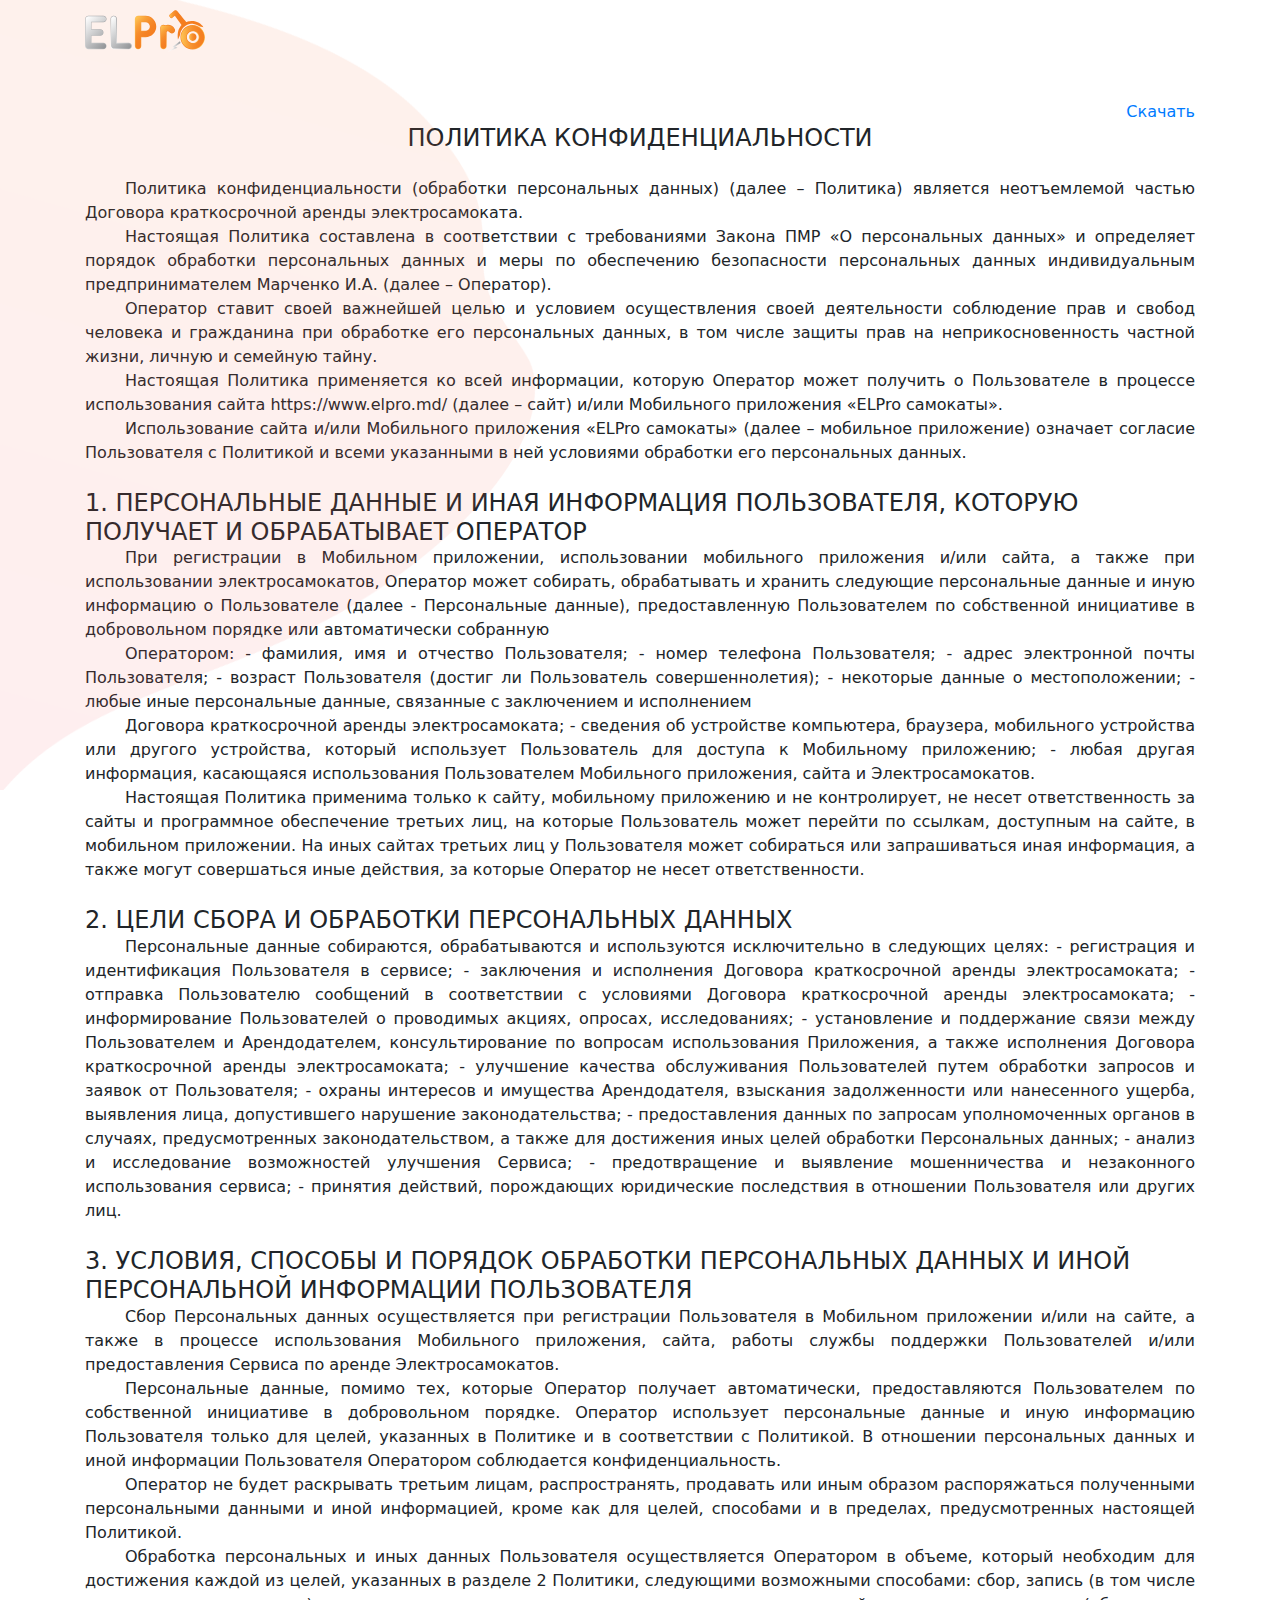
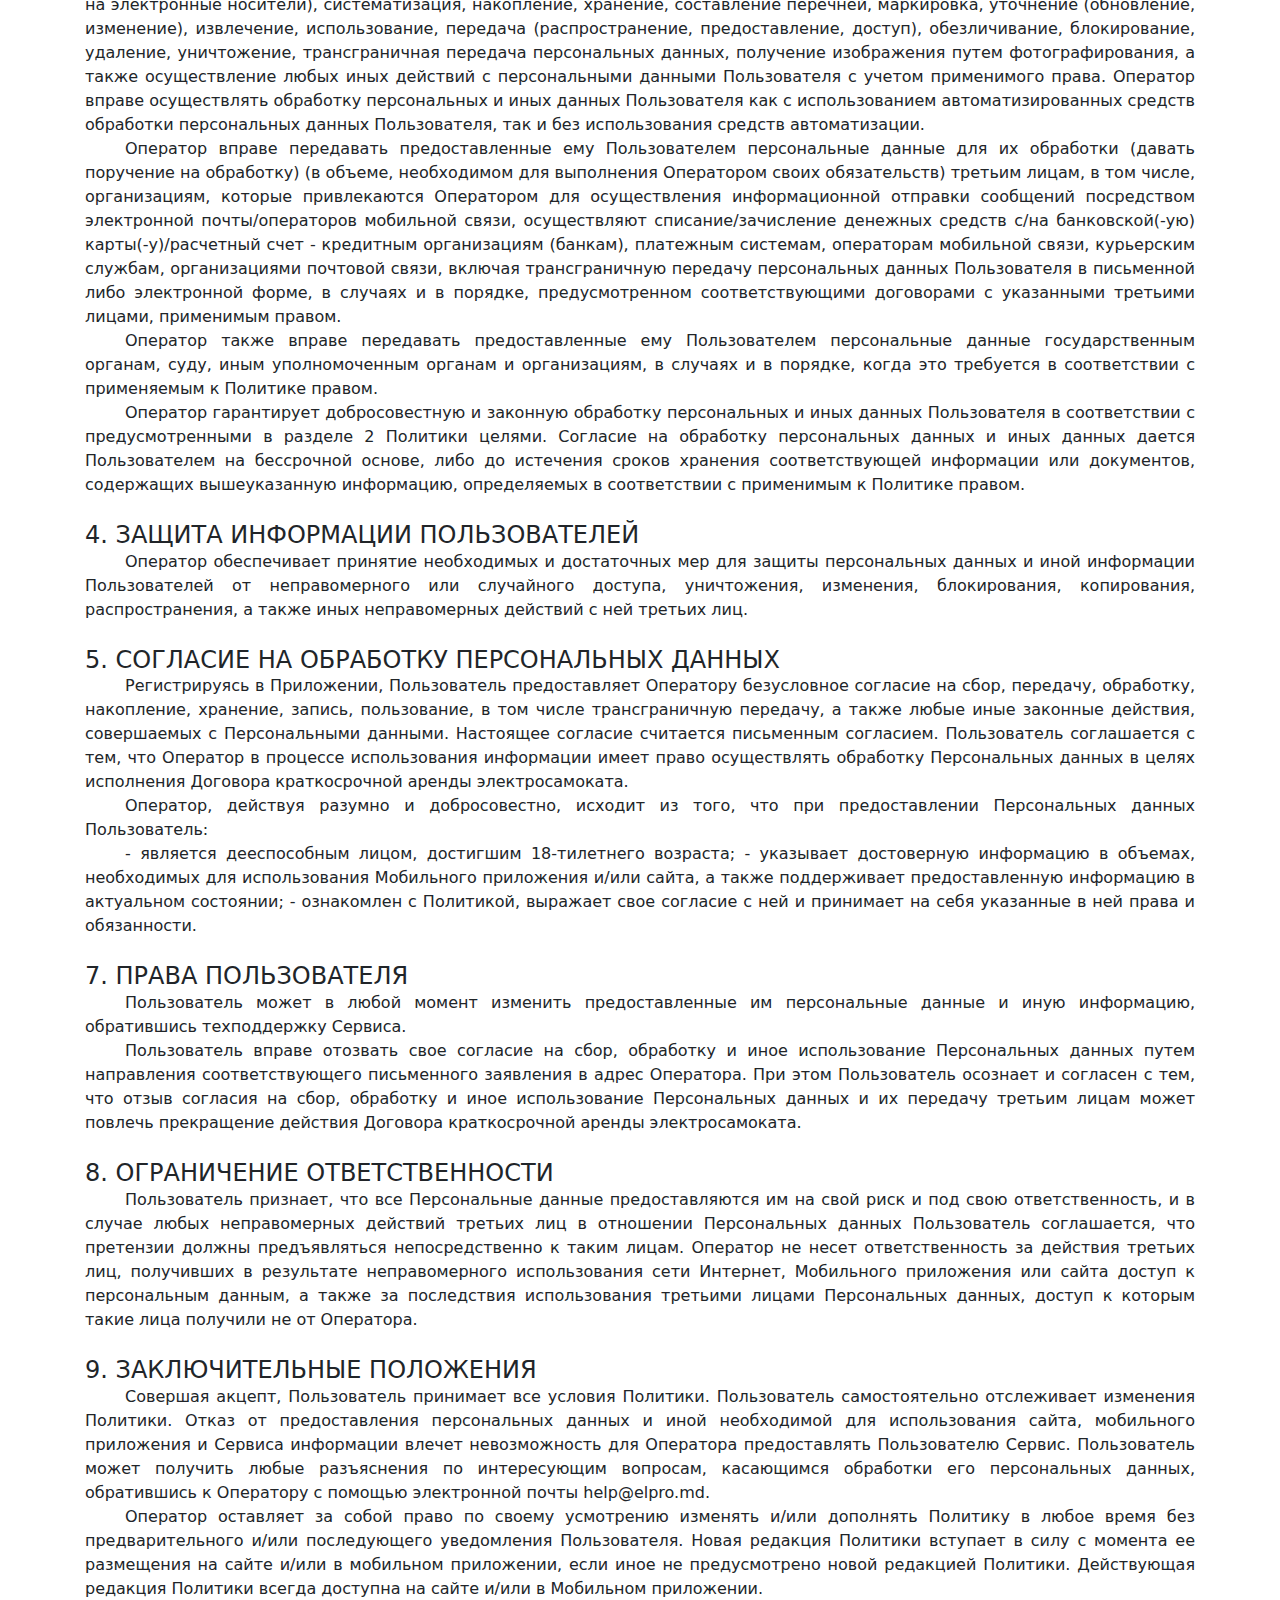
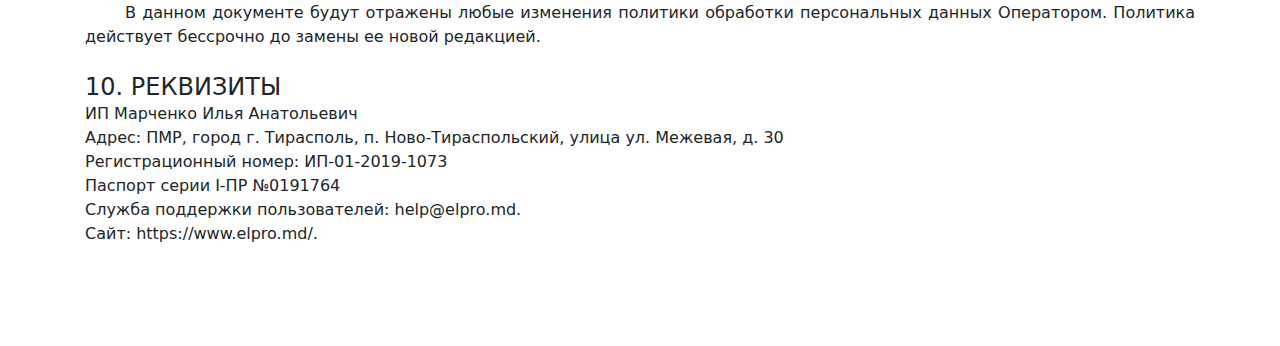
<file: privacy_policy.html>
<!DOCTYPE html>
<html lang="en">

<head>

    <meta charset="utf-8">
    <meta name="viewport"
          content="width=device-width, initial-scale=1, shrink-to-fit=no">
    <meta name="description" content>
    <meta name="author" content="TemplateMo">
    <link rel="icon"
          href="https://elpro.md/wp-content/uploads/2021/04/cropped-9-removebg-preview-32x32.png"/>
    <link
            href="https://fonts.googleapis.com/css?family=Poppins:100,200,300,400,500,600,700,800,900&display=swap"
            rel="stylesheet">
    <link rel="preconnect" href="https://fonts.googleapis.com">
    <link rel="preconnect" href="https://fonts.gstatic.com" crossorigin>
    <link href="https://fonts.googleapis.com/css2?family=Dosis&display=swap"
          rel="stylesheet">
    <link rel="preconnect" href="https://fonts.googleapis.com">
    <link rel="preconnect" href="https://fonts.gstatic.com" crossorigin>
    <link
            href="https://fonts.googleapis.com/css2?family=Dosis:wght@700&display=swap"
            rel="stylesheet">
    <title>ELPro Прокат/Аренда самокатов</title>

    <!-- Additional CSS Files -->
    <link rel="stylesheet" type="text/css"
          href="assets/css/bootstrap.min.css">

    <link rel="stylesheet" href="assets/css/index.css">
    <link rel="stylesheet" href="assets/css/owl-carousel.css">
    <style>
        .document-p {
            text-indent: 40px;
            text-align: justify;
        }
    </style>
</head>
<body>
<div id="preloader">
    <div class="jumper">
        <div></div>
        <div></div>
        <div></div>
    </div>
</div>

<header class="header-area header-sticky">
    <div class="container">
        <div class="row">
            <div class="col-12">
                <nav class="main-nav" style="">
                    <a href="/" class="logo">
                        <svg width="120" height="60"
                             viewBox="0 0 727 253" fill="none"
                             xmlns="http://www.w3.org/2000/svg">
                            <g clip-path="url(#clip0_20_1764)">
                                <path
                                        d="M726.641 163.894C726.641 204.914 693.467 238.166 652.57 238.166C611.674 238.166 578.503 204.902 578.503 163.894C578.503 122.886 611.677 89.625 652.57 89.625C693.464 89.625 726.641 122.876 726.641 163.894ZM652.691 127.409C645.554 127.409 638.577 129.531 632.643 133.507C626.709 137.483 622.083 143.134 619.352 149.746C616.621 156.358 615.906 163.633 617.299 170.652C618.691 177.671 622.128 184.119 627.175 189.179C632.221 194.24 638.651 197.686 645.651 199.082C652.651 200.478 659.907 199.762 666.501 197.023C673.095 194.284 678.731 189.647 682.696 183.696C686.661 177.746 688.778 170.75 688.778 163.593C688.778 153.996 684.976 144.793 678.208 138.007C671.441 131.221 662.262 127.409 652.691 127.409Z"
                                        fill="url(#paint0_linear_20_1764)"/>
                                <path
                                        d="M652.704 186.446C665.291 186.446 675.495 176.214 675.495 163.593C675.495 150.971 665.291 140.74 652.704 140.74C640.117 140.74 629.913 150.971 629.913 163.593C629.913 176.214 640.117 186.446 652.704 186.446Z"
                                        fill="url(#paint1_linear_20_1764)"/>
                                <path
                                        d="M696.523 99.4729C680.934 86.9636 666.88 84.971 656.733 83.5445C646.66 82.1243 626.535 85.2844 616.794 90.8146C607.929 95.849 595.907 104.319 589.243 114.803C575.824 135.913 576.899 147.834 576.229 149.641C572.635 159.242 568.276 168.536 563.195 177.436C563.195 177.436 560.729 162.844 561.6 146.532C562.037 138.171 564.034 130.482 566.028 122.652C567.447 117.093 571.597 109.353 575.466 103.487C580.104 96.4503 584.647 90.9042 584.647 90.9042L544.618 34.0159C544.618 34.0159 532.943 43.4163 528.988 46.5476C526.599 48.4411 524.522 48.7226 522.245 48.5083C520.331 48.3292 518.975 47.5487 517 45.78C515.182 44.1488 512.889 40.8671 511.632 38.7689C510.847 37.4607 509.823 34.6876 510.117 32.8549C510.436 30.7727 513.284 27.6094 513.345 27.4943C513.345 27.4943 534.64 8.80551 542.158 2.48531C544.158 0.806106 547.852 -0.143839 550.452 0.0704594C553.135 0.294353 555.179 1.89999 556.927 3.95341C571.903 21.5707 612.908 71.6461 612.908 71.6461C612.908 71.6461 641.116 61.1935 665.311 66.9187C703.448 75.9449 718.634 104.251 718.634 104.251"
                                        fill="#F47E20"/>
                                <path
                                        d="M574.984 189.344L530.442 222.371L541.957 227.767L499.612 253.048L560.066 228.151L545.577 221.361L578.503 199.265"
                                        fill="url(#paint2_linear_20_1764)"/>
                                <path
                                        d="M582.994 84.1204L545.459 32.0906C545.459 32.0906 533.481 41.8332 529.804 44.7183C527.571 46.4614 525.657 46.7205 523.516 46.5222C521.724 46.3591 520.467 45.6394 518.626 44.0114C516.93 42.5113 514.799 39.4887 513.618 37.5568C512.885 36.3542 511.931 33.7986 512.205 32.1194C512.524 30.2003 515.156 27.2897 515.217 27.1842C515.217 27.1842 535.076 9.97952 542.091 4.15509C543.954 2.60702 547.399 1.73384 549.823 1.93215C552.327 2.13685 554.234 3.61454 555.864 5.50485C569.82 21.7276 607.077 68.2879 607.077 68.2879"
                                        fill="url(#paint3_linear_20_1764)"/>
                                <path
                                        d="M130.277 53.5935C130.277 59.2591 128.461 63.9119 124.829 67.5517C121.196 71.1916 116.556 73.0115 110.908 73.0115H39.4916V116.105H92.7614C98.4074 116.105 103.047 117.925 106.682 121.565C110.316 125.204 112.132 129.857 112.13 135.523C112.13 141.186 110.314 145.839 106.682 149.481C103.05 153.123 98.4063 154.943 92.7518 154.941H39.4821V198.149H110.908C116.558 198.149 121.199 199.97 124.829 203.612C128.459 207.254 130.275 211.907 130.277 217.57C130.277 223.236 128.44 227.888 124.768 231.528C121.095 235.168 116.435 236.988 110.787 236.988L20.1231 236.867C14.9599 236.867 10.441 234.905 6.56644 230.981C2.69189 227.058 0.755688 222.547 0.757814 217.449V53.5935C0.757814 48.4952 2.71422 43.9832 6.62705 40.0576C10.5399 36.132 15.0386 34.1702 20.1231 34.1724H110.908C116.558 34.1724 121.199 35.9934 124.829 39.6354C128.459 43.2774 130.275 47.9301 130.277 53.5935Z"
                                        fill="url(#paint4_linear_20_1764)"/>
                                <path
                                        d="M284 217.449C284 223.114 282.185 227.767 278.555 231.407C274.925 235.047 270.285 236.867 264.635 236.867H173.85C168.765 236.867 164.267 234.905 160.354 230.981C156.441 227.058 154.484 222.547 154.481 217.449V53.5935C154.481 47.9301 156.297 43.2774 159.93 39.6354C163.562 35.9934 168.202 34.1724 173.85 34.1724C179.496 34.1724 184.136 35.9934 187.77 39.6354C191.405 43.2774 193.221 47.9301 193.218 53.5935V198.027H264.635C270.281 198.027 274.921 199.848 278.555 203.49C282.19 207.132 284.005 211.785 284 217.449Z"
                                        fill="url(#paint5_linear_20_1764)"/>
                                <path
                                        d="M340.89 125.204H366.916C374.095 125.204 380.228 122.655 385.315 117.557C390.401 112.458 392.943 106.309 392.941 99.1079C392.941 91.9092 390.399 85.7596 385.315 80.6591C380.23 75.5586 374.097 73.0094 366.916 73.0115H340.89V217.449C340.89 223.114 339.075 227.767 335.445 231.407C331.815 235.047 327.175 236.867 321.525 236.867C315.875 236.867 311.234 235.047 307.604 231.407C303.974 227.767 302.158 223.114 302.156 217.449V53.5935C302.156 48.4163 304.094 43.884 307.968 39.9968C311.843 36.1096 316.362 34.1681 321.525 34.1724H366.916C384.751 34.1724 400.003 40.5245 412.67 53.2289C425.338 65.9333 431.673 81.2263 431.675 99.1079C431.675 116.99 425.34 132.283 412.67 144.987C400 157.691 384.749 164.044 366.916 164.044H340.89"
                                        fill="url(#paint6_linear_20_1764)"/>
                                <path
                                        d="M545.832 122.412C545.832 127.673 543.754 132.183 539.596 135.945C535.439 139.706 530.739 141.588 525.497 141.59C520.181 141.59 515.56 139.264 511.635 134.611C507.709 129.958 504.658 127.628 502.483 127.619C497.239 127.619 494.617 130.248 494.617 135.507V217.436C494.617 223.101 492.801 227.754 489.169 231.394C485.537 235.034 480.896 236.854 475.248 236.854C469.6 236.854 464.96 235.034 461.328 231.394C457.696 227.754 455.88 223.106 455.88 217.449V108.211C455.88 102.55 457.695 97.8968 461.325 94.2526C464.955 90.6085 469.595 88.7875 475.245 88.7896C479.36 88.7896 482.992 89.8014 486.142 91.825C491.353 89.8084 496.893 88.7792 502.48 88.7896C510.631 88.7896 518.418 90.9145 525.842 95.1642C533.266 99.4139 538.915 105.098 542.789 112.215C544.818 115.778 545.832 119.177 545.832 122.412Z"
                                        fill="url(#paint7_linear_20_1764)"/>
                                <path
                                        d="M723.562 164.015C723.562 203.321 691.785 235.188 652.582 235.188C613.379 235.188 581.603 203.321 581.603 164.015C581.603 124.709 613.383 92.8423 652.582 92.8423C691.782 92.8423 723.562 124.709 723.562 164.015ZM652.802 124.469C645.023 124.469 637.418 126.782 630.95 131.116C624.481 135.45 619.44 141.609 616.463 148.816C613.486 156.023 612.707 163.953 614.225 171.604C615.742 179.255 619.488 186.282 624.989 191.798C630.49 197.314 637.499 201.07 645.129 202.592C652.759 204.114 660.667 203.333 667.854 200.348C675.042 197.362 681.185 192.307 685.507 185.821C689.829 179.335 692.136 171.71 692.136 163.909C692.136 158.73 691.119 153.601 689.143 148.816C687.166 144.03 684.269 139.682 680.616 136.02C676.964 132.357 672.627 129.452 667.855 127.47C663.083 125.488 657.968 124.468 652.802 124.469Z"
                                        fill="url(#paint8_linear_20_1764)"/>
                                <path
                                        d="M112.12 70.2095L37.2173 69.9697V119.463H93.881C95.8998 119.463 97.8988 119.861 99.764 120.635C101.629 121.41 103.324 122.545 104.751 123.977C106.179 125.408 107.311 127.107 108.083 128.977C108.856 130.848 109.253 132.852 109.253 134.876V136.194C109.253 138.218 108.856 140.223 108.083 142.093C107.311 143.963 106.179 145.663 104.751 147.094C103.324 148.526 101.629 149.661 99.764 150.435C97.8988 151.21 95.8998 151.608 93.881 151.608H37.2173V202.144H112.178C114.196 202.144 116.195 202.542 118.06 203.317C119.925 204.092 121.62 205.227 123.047 206.658C124.475 208.09 125.607 209.789 126.379 211.659C127.152 213.529 127.549 215.533 127.549 217.557V217.906C127.55 219.931 127.152 221.936 126.379 223.807C125.606 225.678 124.473 227.378 123.045 228.809C121.616 230.241 119.92 231.376 118.054 232.15C116.188 232.924 114.188 233.321 112.168 233.319L22.3209 233.268C17.4043 233.268 13.1034 231.355 9.4181 227.53C5.73281 223.705 3.88804 219.307 3.88379 214.336V55.2342C3.88379 52.8531 4.35151 50.4953 5.26027 48.2954C6.16903 46.0955 7.50102 44.0966 9.18018 42.4129C10.8593 40.7291 12.8528 39.3935 15.0467 38.4823C17.2407 37.571 19.5921 37.1021 21.9668 37.1021H112.171C114.19 37.1021 116.189 37.5007 118.054 38.2753C119.919 39.0499 121.613 40.1853 123.041 41.6165C124.468 43.0478 125.6 44.747 126.373 46.617C127.145 48.4871 127.543 50.4914 127.543 52.5155V54.7961C127.543 56.8245 127.144 58.833 126.368 60.7064C125.592 62.5798 124.456 64.2812 123.023 65.7132C121.59 67.1451 119.889 68.2794 118.018 69.051C116.148 69.8226 114.143 70.2163 112.12 70.2095Z"
                                        fill="url(#paint9_linear_20_1764)"/>
                                <path
                                        d="M279.483 217.893C279.483 219.919 279.085 221.925 278.311 223.797C277.537 225.668 276.403 227.368 274.973 228.8C273.543 230.232 271.846 231.366 269.978 232.14C268.111 232.913 266.11 233.31 264.089 233.307L176.181 233.169C171.407 233.169 167.183 231.273 163.508 227.482C159.833 223.691 157.996 219.332 157.996 214.407V52.5155C157.996 50.4914 158.394 48.4871 159.166 46.6171C159.939 44.747 161.071 43.0478 162.498 41.6166C163.926 40.1853 165.62 39.0499 167.485 38.2753C169.35 37.5007 171.349 37.1021 173.368 37.1021H174.006C176.024 37.1016 178.024 37.5 179.889 38.2745C181.754 39.0489 183.449 40.1843 184.876 41.6156C186.304 43.047 187.436 44.7463 188.208 46.6166C188.98 48.4868 189.378 50.4913 189.377 52.5155V202.144H264.118C266.137 202.143 268.136 202.542 270.001 203.316C271.866 204.091 273.561 205.226 274.988 206.657C276.416 208.089 277.548 209.788 278.32 211.658C279.093 213.529 279.49 215.533 279.489 217.557L279.483 217.893Z"
                                        fill="url(#paint10_linear_20_1764)"/>
                                <path
                                        d="M338.176 127.514H367.723C375.157 127.513 382.286 124.551 387.543 119.28C392.799 114.008 395.752 106.86 395.752 99.4053V98.8328C395.752 91.2584 392.751 83.9942 387.41 78.6383C382.068 73.2824 374.824 70.2735 367.27 70.2735H338.176V217.928C338.176 219.953 337.779 221.957 337.007 223.827C336.234 225.698 335.102 227.397 333.675 228.828C332.247 230.26 330.552 231.395 328.687 232.169C326.822 232.944 324.823 233.342 322.804 233.342H320.374C318.355 233.342 316.356 232.944 314.491 232.169C312.625 231.395 310.931 230.26 309.503 228.828C308.076 227.397 306.944 225.698 306.171 223.827C305.399 221.957 305.002 219.953 305.002 217.928V55.9123C305.002 50.8971 306.85 46.5077 310.546 42.7442C314.242 38.9806 318.552 37.0999 323.477 37.1021H366.757C399.985 37.1021 427.172 64.3627 427.172 97.6813V101.356C427.172 134.214 400.377 161.098 367.592 161.098H338.176"
                                        fill="url(#paint11_linear_20_1764)"/>
                                <path
                                        d="M512.814 132.769L506.833 126.432C505.606 125.644 504.221 125.135 502.776 124.942C501.332 124.749 499.863 124.877 498.473 125.316L498.351 125.355C496.181 126.042 494.287 127.404 492.942 129.245C491.598 131.086 490.873 133.308 490.874 135.59V218.136C490.874 222.224 489.254 226.144 486.371 229.034C483.489 231.925 479.579 233.549 475.503 233.55H474.986C470.909 233.55 466.999 231.926 464.117 229.035C461.234 226.145 459.614 222.224 459.614 218.136V105.476C459.614 103.556 460.031 101.659 460.835 99.9165C461.639 98.1741 462.812 96.6279 464.272 95.3852C465.731 94.1425 467.443 93.233 469.288 92.7199C471.133 92.2067 473.068 92.1021 474.957 92.4134L475.155 92.4486C475.155 92.4486 482.903 93.4369 486.048 95.4104C491.272 93.4402 496.809 92.4367 502.39 92.4486C510.54 92.4486 518.795 93.7696 525.752 98.6696C532.648 103.525 536.597 106.768 540.466 113.703C540.936 114.723 541.35 115.768 541.707 116.834C543.078 120.624 542.914 124.801 541.249 128.471C539.584 132.14 536.551 135.009 532.801 136.463L531.487 136.975C528.309 138.209 524.837 138.469 521.512 137.72C518.187 136.971 515.16 135.247 512.814 132.769Z"
                                        fill="url(#paint12_linear_20_1764)"/>
                            </g>
                            <defs>
                                <lineargradient
                                        id="paint0_linear_20_1764"
                                        x1="578.503" y1="163.894"
                                        x2="726.641" y2="163.894"
                                        gradientUnits="userSpaceOnUse">
                                    <stop offset="0.37"
                                          stop-color="#F47E20"/>
                                    <stop offset="0.82"
                                          stop-color="#FFC655"/>
                                </lineargradient>
                                <lineargradient
                                        id="paint1_linear_20_1764"
                                        x1="629.916" y1="163.593"
                                        x2="675.495" y2="163.593"
                                        gradientUnits="userSpaceOnUse">
                                    <stop stop-color="#FFC655"/>
                                    <stop offset="0.08"
                                          stop-color="#FDBB4D"/>
                                    <stop offset="0.3"
                                          stop-color="#F9A039"/>
                                    <stop offset="0.52"
                                          stop-color="#F68D2B"/>
                                    <stop offset="0.75"
                                          stop-color="#F58223"/>
                                    <stop offset="1"
                                          stop-color="#F47E20"/>
                                </lineargradient>
                                <lineargradient
                                        id="paint2_linear_20_1764"
                                        x1="499.612" y1="221.197"
                                        x2="578.503" y2="221.197"
                                        gradientUnits="userSpaceOnUse">
                                    <stop stop-color="white"/>
                                    <stop offset="0.18"
                                          stop-color="#FAFBFB"/>
                                    <stop offset="0.37"
                                          stop-color="#EDEEEE"/>
                                    <stop offset="0.58"
                                          stop-color="#D7D8D9"/>
                                    <stop offset="0.79"
                                          stop-color="#B9BABC"/>
                                    <stop offset="1"
                                          stop-color="#929497"/>
                                </lineargradient>
                                <lineargradient
                                        id="paint3_linear_20_1764"
                                        x1="512.158" y1="43.0167"
                                        x2="607.077" y2="43.0167"
                                        gradientUnits="userSpaceOnUse">
                                    <stop stop-color="#FFC655"/>
                                    <stop offset="0.02"
                                          stop-color="#FFC353"
                                          stop-opacity="0.96"/>
                                    <stop offset="0.13"
                                          stop-color="#FCB347"
                                          stop-opacity="0.74"/>
                                    <stop offset="0.25"
                                          stop-color="#FAA53D"
                                          stop-opacity="0.54"/>
                                    <stop offset="0.37"
                                          stop-color="#F89934"
                                          stop-opacity="0.37"/>
                                    <stop offset="0.49"
                                          stop-color="#F78F2D"
                                          stop-opacity="0.24"/>
                                    <stop offset="0.62"
                                          stop-color="#F58827"
                                          stop-opacity="0.13"/>
                                    <stop offset="0.74"
                                          stop-color="#F58223"
                                          stop-opacity="0.06"/>
                                    <stop offset="0.87"
                                          stop-color="#F47F21"
                                          stop-opacity="0.01"/>
                                    <stop offset="1"
                                          stop-color="#F47E20"
                                          stop-opacity="0"/>
                                </lineargradient>
                                <lineargradient
                                        id="paint4_linear_20_1764"
                                        x1="-11.3316" y1="213.035"
                                        x2="143.631" y2="58.4891"
                                        gradientUnits="userSpaceOnUse">
                                    <stop stop-color="#D0D2D3"/>
                                    <stop offset="1"
                                          stop-color="#929497"/>
                                </lineargradient>
                                <lineargradient
                                        id="paint5_linear_20_1764"
                                        x1="142.197" y1="212.776"
                                        x2="251.614" y2="103.653"
                                        gradientUnits="userSpaceOnUse">
                                    <stop stop-color="white"/>
                                    <stop offset="1"
                                          stop-color="#929497"/>
                                </lineargradient>
                                <lineargradient
                                        id="paint6_linear_20_1764"
                                        x1="302.156" y1="135.519"
                                        x2="431.675" y2="135.519"
                                        gradientUnits="userSpaceOnUse">
                                    <stop stop-color="#FFC655"/>
                                    <stop offset="0.08"
                                          stop-color="#FDBB4D"/>
                                    <stop offset="0.3"
                                          stop-color="#F9A039"/>
                                    <stop offset="0.52"
                                          stop-color="#F68D2B"/>
                                    <stop offset="0.75"
                                          stop-color="#F58223"/>
                                    <stop offset="1"
                                          stop-color="#F47E20"/>
                                </lineargradient>
                                <lineargradient
                                        id="paint7_linear_20_1764"
                                        x1="434.094" y1="204.098"
                                        x2="535.751" y2="102.714"
                                        gradientUnits="userSpaceOnUse">
                                    <stop stop-color="#FFC655"/>
                                    <stop offset="0.08"
                                          stop-color="#FDBB4D"/>
                                    <stop offset="0.3"
                                          stop-color="#F9A039"/>
                                    <stop offset="0.52"
                                          stop-color="#F68D2B"/>
                                    <stop offset="0.75"
                                          stop-color="#F58223"/>
                                    <stop offset="1"
                                          stop-color="#F47E20"/>
                                </lineargradient>
                                <lineargradient
                                        id="paint8_linear_20_1764"
                                        x1="581.603" y1="164.015"
                                        x2="723.562" y2="164.015"
                                        gradientUnits="userSpaceOnUse">
                                    <stop stop-color="#FFC655"/>
                                    <stop offset="0.08"
                                          stop-color="#FDBB4D"/>
                                    <stop offset="0.3"
                                          stop-color="#F9A039"/>
                                    <stop offset="0.52"
                                          stop-color="#F68D2B"/>
                                    <stop offset="0.75"
                                          stop-color="#F58223"/>
                                    <stop offset="1"
                                          stop-color="#F47E20"/>
                                </lineargradient>
                                <lineargradient
                                        id="paint9_linear_20_1764"
                                        x1="-8.25343" y1="59.8944"
                                        x2="142.027" y2="209.767"
                                        gradientUnits="userSpaceOnUse">
                                    <stop stop-color="white"/>
                                    <stop offset="1"
                                          stop-color="#929497"/>
                                </lineargradient>
                                <lineargradient
                                        id="paint10_linear_20_1764"
                                        x1="122.002" y1="82.2231"
                                        x2="271.982" y2="231.796"
                                        gradientUnits="userSpaceOnUse">
                                    <stop stop-color="white"/>
                                    <stop offset="1"
                                          stop-color="#929497"/>
                                </lineargradient>
                                <lineargradient
                                        id="paint11_linear_20_1764"
                                        x1="285.582" y1="67.7723"
                                        x2="390.214" y2="172.12"
                                        gradientUnits="userSpaceOnUse">
                                    <stop stop-color="#FFC655"/>
                                    <stop offset="0.08"
                                          stop-color="#FDBB4D"/>
                                    <stop offset="0.3"
                                          stop-color="#F9A039"/>
                                    <stop offset="0.52"
                                          stop-color="#F68D2B"/>
                                    <stop offset="0.75"
                                          stop-color="#F58223"/>
                                    <stop offset="1"
                                          stop-color="#F47E20"/>
                                </lineargradient>
                                <lineargradient
                                        id="paint12_linear_20_1764"
                                        x1="445.876" y1="113.766"
                                        x2="523.806" y2="191.486"
                                        gradientUnits="userSpaceOnUse">
                                    <stop stop-color="#FFC655"/>
                                    <stop offset="0.08"
                                          stop-color="#FDBB4D"/>
                                    <stop offset="0.3"
                                          stop-color="#F9A039"/>
                                    <stop offset="0.52"
                                          stop-color="#F68D2B"/>
                                    <stop offset="0.75"
                                          stop-color="#F58223"/>
                                    <stop offset="1"
                                          stop-color="#F47E20"/>
                                </lineargradient>
                                <clippath id="clip0_20_1764">
                                    <rect width="726" height="253"
                                          fill="white"
                                          transform="translate(0.694336)"/>
                                </clippath>
                            </defs>
                        </svg>
                    </a>
                </nav>
            </div>
        </div>
    </div>
</header>
<div class="left-image-decor" ></div>

<!-- ***** Features Big Item Start ***** -->
<section class="section" id="promotion">
    <div class="container">

        <div>
            <div style="text-align: right; z-index: 1; position: relative;">
                <a href="./document/privacy_policy.pdf" download>Скачать</a>
            </div>

            <h4 align="center">ПОЛИТИКА КОНФИДЕНЦИАЛЬНОСТИ</h4>
            <br>
            <div class="document-p">
                Политика конфиденциальности (обработки персональных данных) (далее –
                Политика) является неотъемлемой частью Договора краткосрочной аренды
                электросамоката.
            </div>
            <div class="document-p">
                Настоящая Политика составлена в соответствии с требованиями Закона ПМР «О
                персональных данных» и определяет порядок обработки персональных данных и меры по
                обеспечению безопасности персональных данных индивидуальным предпринимателем
                Марченко И.А. (далее – Оператор).
            </div>

            <div class="document-p">
                Оператор ставит своей важнейшей целью и условием осуществления своей
                деятельности соблюдение прав и свобод человека и гражданина при обработке его
                персональных данных, в том числе защиты прав на неприкосновенность частной жизни,
                личную и семейную тайну.
            </div>
            <div class="document-p">
                Настоящая Политика применяется ко всей информации, которую Оператор может
                получить о Пользователе в процессе использования сайта https://www.elpro.md/ (далее – сайт)
                и/или Мобильного приложения «ELPro самокаты».
            </div>
            <div class="document-p">
                Использование сайта и/или Мобильного приложения «ELPro самокаты» (далее –
                мобильное приложение) означает согласие Пользователя с Политикой и всеми указанными
                в ней условиями обработки его персональных данных.
            </div>
            <br>
            <h4>1. ПЕРСОНАЛЬНЫЕ ДАННЫЕ И ИНАЯ ИНФОРМАЦИЯ ПОЛЬЗОВАТЕЛЯ,
                КОТОРУЮ ПОЛУЧАЕТ И ОБРАБАТЫВАЕТ ОПЕРАТОР</h4>

            <div class="document-p">
                При регистрации в Мобильном приложении, использовании мобильного
                приложения и/или сайта, а также при использовании электросамокатов, Оператор может
                собирать, обрабатывать и хранить следующие персональные данные и иную информацию
                о Пользователе (далее - Персональные данные), предоставленную Пользователем по
                собственной инициативе в добровольном порядке или автоматически собранную
            </div>
            <div class="document-p">
                Оператором:
                - фамилия, имя и отчество Пользователя;
                - номер телефона Пользователя;
                - адрес электронной почты Пользователя;
                - возраст Пользователя (достиг ли Пользователь совершеннолетия);
                - некоторые данные о местоположении;
                - любые иные персональные данные, связанные с заключением и исполнением
            </div>
            <div class="document-p">
                Договора краткосрочной аренды электросамоката;
                - сведения об устройстве компьютера, браузера, мобильного устройства или
                другого устройства, который использует Пользователь для доступа к Мобильному
                приложению;
                - любая другая информация, касающаяся использования Пользователем
                Мобильного приложения, сайта и Электросамокатов.
            </div>
            <div class="document-p">
                Настоящая Политика применима только к сайту, мобильному приложению и не
                контролирует, не несет ответственность за сайты и программное обеспечение третьих лиц,
                на которые Пользователь может перейти по ссылкам, доступным на сайте, в мобильном
                приложении. На иных сайтах третьих лиц у Пользователя может собираться или
                запрашиваться иная информация, а также могут совершаться иные действия, за которые
                Оператор не несет ответственности.
            </div>
            <br>
            <h4>2. ЦЕЛИ СБОРА И ОБРАБОТКИ ПЕРСОНАЛЬНЫХ ДАННЫХ</h4>

            <div class="document-p">
                Персональные данные собираются, обрабатываются и используются исключительно
                в следующих целях:
                - регистрация и идентификация Пользователя в сервисе;
                - заключения и исполнения Договора краткосрочной аренды электросамоката;
                - отправка Пользователю сообщений в соответствии с условиями Договора
                краткосрочной аренды электросамоката;
                - информирование Пользователей о проводимых акциях, опросах, исследованиях;
                - установление и поддержание связи между Пользователем и Арендодателем,
                консультирование по вопросам использования Приложения, а также исполнения Договора
                краткосрочной аренды электросамоката;
                - улучшение качества обслуживания Пользователей путем обработки запросов и
                заявок от Пользователя;
                - охраны интересов и имущества Арендодателя, взыскания задолженности или
                нанесенного ущерба, выявления лица, допустившего нарушение законодательства;
                - предоставления данных по запросам уполномоченных органов в случаях,
                предусмотренных законодательством, а также для достижения иных целей обработки
                Персональных данных;
                - анализ и исследование возможностей улучшения Сервиса;
                - предотвращение и выявление мошенничества и незаконного использования
                сервиса;
                - принятия действий, порождающих юридические последствия в отношении
                Пользователя или других лиц.
            </div>
            <br>
            <h4>3. УСЛОВИЯ, СПОСОБЫ И ПОРЯДОК ОБРАБОТКИ ПЕРСОНАЛЬНЫХ
                ДАННЫХ И ИНОЙ ПЕРСОНАЛЬНОЙ ИНФОРМАЦИИ ПОЛЬЗОВАТЕЛЯ</h4>

            <div class="document-p">
                Сбор Персональных данных осуществляется при регистрации Пользователя в
                Мобильном приложении и/или на сайте, а также в процессе использования Мобильного
                приложения, сайта, работы службы поддержки Пользователей и/или предоставления
                Сервиса по аренде Электросамокатов.
            </div>
            <div class="document-p">
                Персональные данные, помимо тех, которые Оператор получает автоматически,
                предоставляются Пользователем по собственной инициативе в добровольном порядке.
                Оператор использует персональные данные и иную информацию Пользователя
                только для целей, указанных в Политике и в соответствии с Политикой.
                В отношении персональных данных и иной информации Пользователя Оператором
                соблюдается конфиденциальность.
            </div>
            <div class="document-p">
                Оператор не будет раскрывать третьим лицам, распространять, продавать или иным
                образом распоряжаться полученными персональными данными и иной информацией,
                кроме как для целей, способами и в пределах, предусмотренных настоящей Политикой.
            </div>
            <div class="document-p">
                Обработка персональных и иных данных Пользователя осуществляется Оператором
                в объеме, который необходим для достижения каждой из целей, указанных в разделе 2
                Политики, следующими возможными способами: сбор, запись (в том числе на электронные
                носители), систематизация, накопление, хранение, составление перечней, маркировка,
                уточнение (обновление, изменение), извлечение, использование, передача
                (распространение, предоставление, доступ), обезличивание, блокирование, удаление,
                уничтожение, трансграничная передача персональных данных, получение изображения
                путем фотографирования, а также осуществление любых иных действий с персональными
                данными Пользователя с учетом применимого права. Оператор вправе осуществлять
                обработку персональных и иных данных Пользователя как с использованием
                автоматизированных средств обработки персональных данных Пользователя, так и без
                использования средств автоматизации.
            </div>
            <div class="document-p">
                Оператор вправе передавать предоставленные ему Пользователем персональные
                данные для их обработки (давать поручение на обработку) (в объеме, необходимом для
                выполнения Оператором своих обязательств) третьим лицам, в том числе, организациям,
                которые привлекаются Оператором для осуществления информационной отправки
                сообщений посредством электронной почты/операторов мобильной связи, осуществляют
                списание/зачисление денежных средств с/на банковской(-ую) карты(-у)/расчетный счет -
                кредитным организациям (банкам), платежным системам, операторам мобильной связи,
                курьерским службам, организациями почтовой связи, включая трансграничную передачу
                персональных данных Пользователя в письменной либо электронной форме, в случаях и в
                порядке, предусмотренном соответствующими договорами с указанными третьими
                лицами, применимым правом.
            </div>
            <div class="document-p">
                Оператор также вправе передавать предоставленные ему Пользователем
                персональные данные государственным органам, суду, иным уполномоченным органам и
                организациям, в случаях и в порядке, когда это требуется в соответствии с применяемым к
                Политике правом.
            </div>
            <div class="document-p">
                Оператор гарантирует добросовестную и законную обработку персональных и иных
                данных Пользователя в соответствии с предусмотренными в разделе 2 Политики целями.
                Согласие на обработку персональных данных и иных данных дается Пользователем
                на бессрочной основе, либо до истечения сроков хранения соответствующей информации
                или документов, содержащих вышеуказанную информацию, определяемых в соответствии
                с применимым к Политике правом.
            </div>
            <br>
            <h4>4. ЗАЩИТА ИНФОРМАЦИИ ПОЛЬЗОВАТЕЛЕЙ</h4>

            <div class="document-p">
                Оператор обеспечивает принятие необходимых и достаточных мер для защиты
                персональных данных и иной информации Пользователей от неправомерного или
                случайного доступа, уничтожения, изменения, блокирования, копирования,
                распространения, а также иных неправомерных действий с ней третьих лиц.
            </div>
            <br>
            <h4>5. СОГЛАСИЕ НА ОБРАБОТКУ ПЕРСОНАЛЬНЫХ ДАННЫХ</h4>

            <div class="document-p">
                Регистрируясь в Приложении, Пользователь предоставляет Оператору безусловное
                согласие на сбор, передачу, обработку, накопление, хранение, запись, пользование, в том
                числе трансграничную передачу, а также любые иные законные действия, совершаемых с
                Персональными данными. Настоящее согласие считается письменным согласием.
                Пользователь соглашается с тем, что Оператор в процессе использования
                информации имеет право осуществлять обработку Персональных данных в целях
                исполнения Договора краткосрочной аренды электросамоката.
            </div>
            <div class="document-p">
                Оператор, действуя разумно и добросовестно, исходит из того, что при
                предоставлении Персональных данных Пользователь:
            </div>
            <div class="document-p">
                - является дееспособным лицом, достигшим 18-тилетнего возраста;
                - указывает достоверную информацию в объемах, необходимых для использования
                Мобильного приложения и/или сайта, а также поддерживает предоставленную
                информацию в актуальном состоянии;
                - ознакомлен с Политикой, выражает свое согласие с ней и принимает на себя
                указанные в ней права и обязанности.
            </div>
            <br>
            <h4>7. ПРАВА ПОЛЬЗОВАТЕЛЯ</h4>

            <div class="document-p">
                Пользователь может в любой момент изменить предоставленные им персональные
                данные и иную информацию, обратившись техподдержку Сервиса.
            </div>
            <div class="document-p">
                Пользователь вправе отозвать свое согласие на сбор, обработку и иное
                использование Персональных данных путем направления соответствующего письменного
                заявления в адрес Оператора. При этом Пользователь осознает и согласен с тем, что отзыв
                согласия на сбор, обработку и иное использование Персональных данных и их передачу
                третьим лицам может повлечь прекращение действия Договора краткосрочной аренды
                электросамоката.
            </div>
            <br>
            <h4>8. ОГРАНИЧЕНИЕ ОТВЕТСТВЕННОСТИ</h4>

            <div class="document-p">
                Пользователь признает, что все Персональные данные предоставляются им на свой
                риск и под свою ответственность, и в случае любых неправомерных действий третьих лиц
                в отношении Персональных данных Пользователь соглашается, что претензии должны
                предъявляться непосредственно к таким лицам. Оператор не несет ответственность за
                действия третьих лиц, получивших в результате неправомерного использования сети
                Интернет, Мобильного приложения или сайта доступ к персональным данным, а также за
                последствия использования третьими лицами Персональных данных, доступ к которым
                такие лица получили не от Оператора.
            </div>
            <br>
            <h4>9. ЗАКЛЮЧИТЕЛЬНЫЕ ПОЛОЖЕНИЯ</h4>

            <div class="document-p">
                Совершая акцепт, Пользователь принимает все условия Политики. Пользователь
                самостоятельно отслеживает изменения Политики. Отказ от предоставления персональных
                данных и иной необходимой для использования сайта, мобильного приложения и Сервиса
                информации влечет невозможность для Оператора предоставлять Пользователю Сервис.
                Пользователь может получить любые разъяснения по интересующим вопросам,
                касающимся обработки его персональных данных, обратившись к Оператору с помощью
                электронной почты help@elpro.md.
            </div>
            <div class="document-p">
                Оператор оставляет за собой право по своему усмотрению изменять и/или дополнять
                Политику в любое время без предварительного и/или последующего уведомления
                Пользователя. Новая редакция Политики вступает в силу с момента ее размещения на сайте
                и/или в мобильном приложении, если иное не предусмотрено новой редакцией Политики.
                Действующая редакция Политики всегда доступна на сайте и/или в Мобильном
                приложении.
            </div>
            <div class="document-p">
                В данном документе будут отражены любые изменения политики обработки
                персональных данных Оператором. Политика действует бессрочно до замены ее новой
                редакцией.
            </div>
            <br>
            <h4>10. РЕКВИЗИТЫ</h4>
            ИП Марченко Илья Анатольевич<br>
            Адрес: ПМР, город г. Тирасполь, п. Ново-Тираспольский, улица ул. Межевая, д. 30<br>
            Регистрационный номер: ИП-01-2019-1073<br>
            Паспорт серии I-ПР №0191764<br>
            Служба поддержки пользователей: help@elpro.md.<br>
            Сайт: https://www.elpro.md/.
        </div>

    </div>
</section>

<!-- jQuery -->
<script src="assets/js/jquery-2.1.0.min.js"></script>

<!-- Bootstrap -->
<script src="assets/js/popper.js"></script>
<script src="assets/js/bootstrap.min.js"></script>

<!-- Plugins -->
<script src="assets/js/owl-carousel.js"></script>
<script src="assets/js/scrollreveal.min.js"></script>
<script src="assets/js/waypoints.min.js"></script>
<script src="assets/js/jquery.counterup.min.js"></script>
<script src="assets/js/imgfix.min.js"></script>

<!-- Global Init -->
<script src="assets/js/custom.js"></script>

</body>
</html>
</file>
<file: assets/css/index.css>
/*


Lava Landing Page

https://templatemo.com/tm-540-lava-landing-page

*/

/* ---------------------------------------------
Table of contents
------------------------------------------------
01. font & reset css
02. reset
03. global styles
04. header
05. welcome
06. features
07. testimonials
08. contact
09. footer
10. preloader

--------------------------------------------- */
/* 
---------------------------------------------
font & reset css
--------------------------------------------- 
*/
@import url("https://fonts.googleapis.com/css?family=Poppins:100,200,300,400,500,600,700,800,900");
/* 
---------------------------------------------
reset
--------------------------------------------- 
*/
html,
body,
div,
span,
applet,
object,
iframe,
h1,
h2,
h3,
h4,
h5,
h6,
p,
blockquote,
div pre,
a,
abbr,
acronym,
address,
big,
cite,
code,
del,
dfn,
em,
font,
img,
ins,
kbd,
q,
s,
samp,
small,
strike,
strong,
sub,
sup,
tt,
var,
b,
u,
i,
center,
dl,
dt,
dd,
ol,
ul,
li,
figure,
header,
nav,
section,
article,
aside,
footer,
figcaption {
  margin: 0;
  padding: 0;
  border: 0;
  outline: 0;
}

.clearfix:after {
  content: ".";
  display: block;
  clear: both;
  visibility: hidden;
  line-height: 0;
  height: 0;
}

.clearfix {
  display: inline-block;
}

html[xmlns] .clearfix {
  display: block;
}

* html .clearfix {
  height: 1%;
}

ul,
li {
  padding: 0;
  margin: 0;
  list-style: none;
}

header,
nav,
section,
article,
aside,
footer,
hgroup {
  display: block;
}

* {
  box-sizing: border-box;
}

html,
body {
  font-family:
    euclidCircularB,
    ui-sans-serif,
    system-ui,
    -apple-system,
    Segoe UI,
    Roboto,
    Ubuntu,
    Cantarell,
    Noto Sans,
    sans-serif,
    BlinkMacSystemFont,
    Helvetica Neue,
    Arial,
    Apple Color Emoji,
    Segoe UI Emoji,
    Segoe UI Symbol,
    Noto Color emoji;
  font-weight: 400;
  background-color: #fff;
  font-size: 16px;
  -ms-text-size-adjust: 100%;
  -webkit-font-smoothing: antialiased;
  -moz-osx-font-smoothing: grayscale;
}

a {
  text-decoration: none !important;
}

h1,
h2,
h3,
h4,
h5,
h6 {
  margin-top: 0px;
  margin-bottom: 0px;
}

ul {
  margin-bottom: 0px;
}

p {
  font-size: 15px;
  line-height: 25px;
  color: #888;
}

/* 
---------------------------------------------
global styles
--------------------------------------------- 
*/
html,
body {
  background: #fff;
  font-family:
    euclidCircularB,
    ui-sans-serif,
    system-ui,
    -apple-system,
    Segoe UI,
    Roboto,
    Ubuntu,
    Cantarell,
    Noto Sans,
    sans-serif,
    BlinkMacSystemFont,
    Helvetica Neue,
    Arial,
    Apple Color Emoji,
    Segoe UI Emoji,
    Segoe UI Symbol,
    Noto Color emoji;
}

::selection {
  background: #f1556a;
  color: #fff;
}

::-moz-selection {
  background: #f1556a;
  color: #fff;
}

@media (max-width: 991px) {
  html,
  body {
    overflow-x: hidden;
  }
  .right-content_title {
    text-align: center;
    font-size: 42px;
    font-weight: 700;
    color: #1e1e1e;
  }
  .mobile-top-fix {
    margin-top: 30px;
    margin-bottom: 0px;
  }
  .mobile-bottom-fix {
    margin-bottom: 30px;
  }
  .mobile-bottom-fix-big {
    margin-bottom: 60px;
  }
  .row-title {
    color: #000;
  }
}

a.main-button-slider {
  font-size: 24px;
  border-radius: 25px;
  padding: 15px 25px;
  background-color: #fba70b;
  text-transform: uppercase;
  color: #fff;
  font-weight: 600;
  letter-spacing: 1px;
  -webkit-transition: all 0.3s ease 0s;
  -moz-transition: all 0.3s ease 0s;
  -o-transition: all 0.3s ease 0s;
  transition: all 0.3s ease 0s;
}

a.main-button-slider:hover {
  background-color: #f1556a;
}

a.main-button {
  font-size: 14px;
  border-radius: 25px;
  padding: 15px 25px;
  background-color: #f4813f;
  text-transform: uppercase;
  color: #fff;
  font-weight: 600;
  letter-spacing: 1px;
  -webkit-transition: all 0.3s ease 0s;
  -moz-transition: all 0.3s ease 0s;
  -o-transition: all 0.3s ease 0s;
  transition: all 0.3s ease 0s;
}

a.main-button:hover {
  background-color: #f1556a;
}

button.main-button {
  outline: none;
  border: none;
  cursor: pointer;
  font-size: 14px;
  border-radius: 25px;
  padding: 15px 25px;
  background-color: #f4813f;
  text-transform: uppercase;
  color: #fff;
  font-weight: 600;
  letter-spacing: 1px;
  -webkit-transition: all 0.3s ease 0s;
  -moz-transition: all 0.3s ease 0s;
  -o-transition: all 0.3s ease 0s;
  transition: all 0.3s ease 0s;
}

button.main-button:hover {
  background-color: #f1556a;
}

.center-heading {
  margin-bottom: 70px;
}

.center-heading h2 {
  margin-top: 0px;
  text-align: center;
  font-size: 42px;
  font-weight: 700;
  color: #1e1e1e;
  margin-bottom: 25px;
}

.center-heading h2 em {
  font-style: normal;
  color: #f4813f;
}

.center-heading p {
  font-size: 15px;
  color: #888;
  text-align: center;
}

/* 
---------------------------------------------
header
--------------------------------------------- 
*/

.background-header {
  background-color: #fff;
  height: 80px !important;
  position: fixed !important;
  top: 0px;
  left: 0px;
  right: 0px;
  box-shadow: 0px 0px 10px rgba(0, 0, 0, 0.15) !important;
}

.background-header .logo,
.background-header .main-nav .nav li a {
  color: #1e1e1e !important;
}

.background-header .main-nav .nav li:hover a {
  color: #fba70b !important;
}

.background-header .nav li a.active {
  color: #fba70b !important;
}

.header-area {
  position: absolute;
  top: 0px;
  left: 0px;
  right: 0px;
  z-index: 100;
  height: 100px;
  -webkit-transition: all 0.5s ease 0s;
  -moz-transition: all 0.5s ease 0s;
  -o-transition: all 0.5s ease 0s;
  transition: all 0.5s ease 0s;
}

.header-area .main-nav {
  min-height: 80px;
  background: transparent;
}

.header-area .main-nav .logo {
  line-height: 60px;
  color: #191a20;
  font-size: 28px;
  font-weight: 700;
  text-transform: uppercase;
  letter-spacing: 2px;
  float: left;
  -webkit-transition: all 0.3s ease 0s;
  -moz-transition: all 0.3s ease 0s;
  -o-transition: all 0.3s ease 0s;
  transition: all 0.3s ease 0s;
}

.logo {
  margin-top: 0px;
  width: 60px;
  height: 60px;
  background-position: bottom center;
  background-repeat: no-repeat;
  background-size: cover;
}

.header-area .main-nav .nav {
  float: left;
  margin-top: 27px;
  margin-left: 15%;
  margin-right: 0px;
  background-color: #fff;
  padding: 0px 20px;
  -webkit-transition: all 0.3s ease 0s;
  -moz-transition: all 0.3s ease 0s;
  -o-transition: all 0.3s ease 0s;
  transition: all 0.3s ease 0s;
  position: relative;
  z-index: 999;
}

.header-area .main-nav .nav li {
  padding-left: 20px;
  padding-right: 20px;
}

.header-area .main-nav .nav li:last-child {
  padding-right: 0px;
}

.header-area .main-nav .nav li a {
  display: block;
  font-weight: 500;
  font-size: 15px;
  color: #4c4444;
  text-transform: uppercase;
  -webkit-transition: all 0.3s ease 0s;
  -moz-transition: all 0.3s ease 0s;
  -o-transition: all 0.3s ease 0s;
  transition: all 0.3s ease 0s;
  height: 40px;
  line-height: 40px;
  border: transparent;
  letter-spacing: 1px;
}

.header-area .main-nav .nav li:hover a {
  color: #fba70b;
}

.header-area .main-nav .nav li.submenu {
  position: relative;
  padding-right: 35px;
}

.header__download {
  display: flex;
  flex-wrap: wrap;
  gap: 10px;
}

.header-area .main-nav .nav li.submenu:after {
  font-family: FontAwesome;
  content: "\f107";
  font-size: 12px;
  color: #7a7a7a;
  position: absolute;
  right: 18px;
  top: 12px;
}

.header-area .main-nav .nav li.submenu ul {
  position: absolute;
  width: 200px;
  box-shadow: 0 2px 28px 0 rgba(0, 0, 0, 0.06);
  overflow: hidden;
  top: 40px;
  opacity: 0;
  transform: translateY(-2em);
  visibility: hidden;
  z-index: -1;
  transition:
    all 0.3s ease-in-out 0s,
    visibility 0s linear 0.3s,
    z-index 0s linear 0.01s;
}

.header-area .main-nav .nav li.submenu ul li {
  margin-left: 0px;
  padding-left: 0px;
  padding-right: 0px;
}

.header-area .main-nav .nav li.submenu ul li a {
  display: block;
  background: #fff;
  color: #7a7a7a !important;
  padding-left: 20px;
  height: 40px;
  line-height: 40px;
  -webkit-transition: all 0.3s ease 0s;
  -moz-transition: all 0.3s ease 0s;
  -o-transition: all 0.3s ease 0s;
  transition: all 0.3s ease 0s;
  position: relative;
  font-size: 13px;
  border-bottom: 1px solid #f5f5f5;
}

.header-area .main-nav .nav li.submenu ul li a:before {
  content: "";
  position: absolute;
  width: 0px;
  height: 40px;
  left: 0px;
  top: 0px;
  bottom: 0px;
  -webkit-transition: all 0.3s ease 0s;
  -moz-transition: all 0.3s ease 0s;
  -o-transition: all 0.3s ease 0s;
  transition: all 0.3s ease 0s;
  background: #fba70b;
}

.header-area .main-nav .nav li.submenu ul li a:hover {
  background: #fff;
  color: #fba70b !important;
  padding-left: 25px;
  text-decoration: revert;
}

.header-area .main-nav .nav li.submenu ul li a:hover:before {
  width: 3px;
}

.header-area .main-nav .nav li.submenu:hover ul {
  visibility: visible;
  opacity: 1;
  z-index: 1;
  transform: translateY(0%);
  transition-delay: 0s, 0s, 0.3s;
}

.header-area .main-nav .menu-trigger {
  cursor: pointer;
  display: block;
  position: absolute;
  top: 23px;
  width: 32px;
  height: 40px;
  text-indent: -9999em;
  z-index: 99;
  right: 40px;
  display: none;
}

.header-area .main-nav .menu-trigger span,
.header-area .main-nav .menu-trigger span:before,
.header-area .main-nav .menu-trigger span:after {
  -moz-transition: all 0.4s;
  -o-transition: all 0.4s;
  -webkit-transition: all 0.4s;
  transition: all 0.4s;
  background-color: #1e1e1e;
  display: block;
  position: absolute;
  width: 30px;
  height: 2px;
  left: 0;
}

.background-header .main-nav .menu-trigger span,
.background-header .main-nav .menu-trigger span:before,
.background-header .main-nav .menu-trigger span:after {
  background-color: #1e1e1e;
}

.header-area .main-nav .menu-trigger span:before,
.header-area .main-nav .menu-trigger span:after {
  -moz-transition: all 0.4s;
  -o-transition: all 0.4s;
  -webkit-transition: all 0.4s;
  transition: all 0.4s;
  background-color: #1e1e1e;
  display: block;
  position: absolute;
  width: 30px;
  height: 2px;
  left: 0;
  width: 75%;
}

.background-header .main-nav .menu-trigger span:before,
.background-header .main-nav .menu-trigger span:after {
  background-color: #1e1e1e;
}

.header-area .main-nav .menu-trigger span:before,
.header-area .main-nav .menu-trigger span:after {
  content: "";
}

.header-area .main-nav .menu-trigger span {
  top: 16px;
}

.header-area .main-nav .menu-trigger span:before {
  -moz-transform-origin: 33% 100%;
  -ms-transform-origin: 33% 100%;
  -webkit-transform-origin: 33% 100%;
  transform-origin: 33% 100%;
  top: -10px;
  z-index: 10;
}

.header-area .main-nav .menu-trigger span:after {
  -moz-transform-origin: 33% 0;
  -ms-transform-origin: 33% 0;
  -webkit-transform-origin: 33% 0;
  transform-origin: 33% 0;
  top: 10px;
}

.header-area .main-nav .menu-trigger.active span,
.header-area .main-nav .menu-trigger.active span:before,
.header-area .main-nav .menu-trigger.active span:after {
  background-color: transparent;
  width: 100%;
}

.header-area .main-nav .menu-trigger.active span:before {
  -moz-transform: translateY(6px) translateX(1px) rotate(45deg);
  -ms-transform: translateY(6px) translateX(1px) rotate(45deg);
  -webkit-transform: translateY(6px) translateX(1px) rotate(45deg);
  transform: translateY(6px) translateX(1px) rotate(45deg);
  background-color: #1e1e1e;
}

.background-header .main-nav .menu-trigger.active span:before {
  background-color: #1e1e1e;
}

.header-area .main-nav .menu-trigger.active span:after {
  -moz-transform: translateY(-6px) translateX(1px) rotate(-45deg);
  -ms-transform: translateY(-6px) translateX(1px) rotate(-45deg);
  -webkit-transform: translateY(-6px) translateX(1px) rotate(-45deg);
  transform: translateY(-6px) translateX(1px) rotate(-45deg);
  background-color: #1e1e1e;
}

.background-header .main-nav .menu-trigger.active span:after {
  background-color: #1e1e1e;
}

.header-area.header-sticky {
  min-height: 80px;
}

.header-area.header-sticky .nav {
  margin-top: 20px !important;
}

.header-area.header-sticky .nav li a.active {
  color: #fba70b;
}

@media (max-width: 1200px) {
  .header-area .main-nav .nav li {
    padding-left: 12px;
    padding-right: 12px;
  }
  .header-area .main-nav:before {
    display: none;
  }
}

@media (max-width: 991px) {
  .logo {
    text-align: left;
    float: none !important;
  }
  #promotion {
    padding: 0;
  }
  .header-area {
    background-color: #f7f7f7;
    padding: 0px 15px;
    height: 80px;
    box-shadow: none;
    text-align: center;
  }
  .header-area .container {
    padding: 0px;
  }
  .header-area .logo {
    margin-left: 30px;
  }
  .header-area .menu-trigger {
    display: block !important;
  }
  .header-area .main-nav {
    overflow: hidden;
  }
  .header-area .main-nav .nav {
    float: none;
    width: 100%;
    margin-top: 0px !important;
    display: none;
    -webkit-transition: all 0s ease 0s;
    -moz-transition: all 0s ease 0s;
    -o-transition: all 0s ease 0s;
    transition: all 0s ease 0s;
    margin-left: 0px;
  }
  .header-area .main-nav .nav li:first-child {
    border-top: 1px solid #eee;
  }
  .header-area .main-nav .nav li {
    width: 100%;
    background: #fff;
    border-bottom: 1px solid #eee;
    padding-left: 0px !important;
    padding-right: 0px !important;
  }
  .header-area .main-nav .nav li a {
    height: 50px !important;
    line-height: 50px !important;
    padding: 0px !important;
    border: none !important;
    background: #f7f7f7 !important;
    color: #191a20 !important;
  }
  .header-area .main-nav .nav li a:hover {
    background: #eee !important;
    color: #fba70b !important;
  }
  .header-area .main-nav .nav li.submenu ul {
    position: relative;
    visibility: inherit;
    opacity: 1;
    z-index: 1;
    transform: translateY(0%);
    transition-delay: 0s, 0s, 0.3s;
    top: 0px;
    width: 100%;
    box-shadow: none;
    height: 0px;
  }
  .header-area .main-nav .nav li.submenu ul li a {
    font-size: 12px;
    font-weight: 400;
  }
  .header-area .main-nav .nav li.submenu ul li a:hover:before {
    width: 0px;
  }
  .header-area .main-nav .nav li.submenu ul.active {
    height: auto !important;
  }
  .header-area .main-nav .nav li.submenu:after {
    color: #3b566e;
    right: 25px;
    font-size: 14px;
    top: 15px;
  }
  .header-area .main-nav .nav li.submenu:hover ul,
  .header-area .main-nav .nav li.submenu:focus ul {
    height: 0px;
  }
}

@media (min-width: 992px) {
  .header-area .main-nav .nav {
    display: flex !important;
  }
  #promotion {
    padding: 0;
  }
}

/* 
---------------------------------------------
welcome
--------------------------------------------- 
*/
.welcome-area {
  width: 100%;
  height: 100vh;
  min-height: 793px;
  background-image: url(../images/banner-bg.png);
  background-repeat: no-repeat;
  background-position: right top;
}

@media (max-width: 500px) {
  .welcome-area {
    margin-top: 50px;
  }
}

.welcome-area .header-text .left-text {
  position: relative;
  align-self: center;
  margin-top: 35%;
  transform: perspective(1px) translateY(-30%) !important;
}

.welcome-area .header-text h1 {
  font-weight: 700;
  font-size: 45px;
  line-height: 65px;
  letter-spacing: 1px;
  margin-bottom: 30px;
  color: #191a20;
}

.welcome-area .header-text h1 em {
  font-style: normal;
  color: #fba70b;
}

.welcome-area .header-text p {
  font-weight: 300;
  font-size: 17px;
  color: #7a7a7a;
  line-height: 30px;
  letter-spacing: 0.25px;
  margin-bottom: 40px;
  position: relative;
}
#promotion {
  padding: 100px 0;
}

@media (max-width: 1420px) {
  .welcome-area .header-text {
    width: 70%;
    margin-left: 5%;
  }
}

@media (max-width: 1320px) {
  .welcome-area .header-text .left-text {
    margin-top: 50%;
  }
  .welcome-area .header-text {
    width: 50%;
    margin-left: 5%;
  }
}

@media (max-width: 1140px) {
  .welcome-area {
    height: auto;
  }
  .welcome-area .header-text {
    width: 92%;
    padding-top: 793px;
  }
  .welcome-area .header-text .left-text {
    margin-top: 5%;
    transform: none !important;
  }
  #promotion {
    padding: 0;
  }
}
@media (max-width: 810px) {
  .welcome-area {
    background-size: contain;
  }

  .welcome-area .header-text {
    padding-top: 100%;
    margin-left: 0;
  }

  .container-fluid .col-md-12 {
    margin-right: 0px;
    padding-right: 0px;
  }
}

/*
---------------------------------------------
about
---------------------------------------------
*/

#about {
  position: relative;
  z-index: 9;
}

@media (max-width: 992px) {
  .features-item {
    margin-bottom: 45px;
  }
}

.features-item {
  border-radius: 5px;
  padding: 60px 30px;
  text-align: center;
  box-shadow: 0px 0px 10px rgba(0, 0, 0, 0.1);
}

.features-item h2 {
  z-index: 9;
  position: absolute;
  top: 15px;
  left: 45px;
  font-size: 100px;
  font-weight: 600;
  color: #fdefe9;
}

.features-item img {
  z-index: 10;
  position: relative;
  max-width: 100%;
  margin-bottom: 40px;
}

.features-item h4 {
  margin-top: 0px;
  font-size: 22px;
  color: #1e1e1e;
  margin-bottom: 25px;
}

.features-item .main-button {
  margin-top: 35px;
  display: inline-block;
}

/*
---------------------------------------------
promotion
---------------------------------------------
*/

.left-image-decor {
  background-image: url(../images/left-bg-decor.png);
  background-repeat: no-repeat;
  position: absolute;
  width: 100%;
  display: inline-block;
  height: 110%;
  margin-top: -200px;
}

#promotion .left-image {
  align-self: center;
}

#promotion .right-text ul {
  display: flex;
  flex-wrap: wrap;
  flex-flow: column;
  padding: 0;
  margin: 0;
}

#promotion .right-text ul li img {
  display: inline-block;
  margin-bottom: 80px;
}

@media (max-width: 400px) {
  #promotion .right-text ul li img {
    display: inline-block;
    margin-bottom: 100px;
  }

  #promotion .right-text ul li img {
    margin-bottom: 100px;
  }
}

#promotion .right-text ul li img:last-child {
  display: inline-block;
  margin-bottom: 0px;
  padding-top: 30px;
}

#promotion .right-text img {
  display: inline-block;
  float: left;
  margin-right: 30px;
}

#promotion p {
  font-weight: 400;
}

#promotion .right-text h4 {
  font-size: 22px;
  color: #1e1e1e;
  margin-top: 3px;
}

/*
--------------------------------------------
testimonials
--------------------------------------------
*/
.right-image-decor {
  background-image: url(../images/right-bg-decor.png);
  background-repeat: no-repeat;
  background-position: right center;
  position: absolute;
  width: 100%;
  display: inline-block;
  height: 110%;
  margin-top: -200px;
}

#testimonials {
  padding-top: 100px;
  position: relative;
  z-index: 9;
}

#testimonials .item {
  position: relative;
}

#testimonials .item .testimonial-content {
  margin: 10px;
  margin-left: 60px;
  padding: 40px 30px;
  text-align: center;
  border-radius: 5px;
  max-height: 300px;
  min-height: 300px;
  box-shadow: 0px 0px 10px rgba(0, 0, 0, 0.1);
}

#testimonials .item .testimonial-content ul li {
  display: inline-block;
  margin: 0px 1px;
}

#testimonials .item .testimonial-content ul li i {
  color: #fff;
  font-size: 13px;
}

#testimonials .item .testimonial-content h4 {
  margin-top: 0;
  font-size: 25px;
  color: #1e1e1e;
  margin-bottom: 25px;
}

#testimonials .item .testimonial-content p {
  font-size: 15px;
  line-height: 25px;
  color: #888;
  margin: 20px 2px 15px 2px;
}

#testimonials .item .testimonial-content img {
  z-index: 10;
  position: relative;
  max-width: 24%;
  margin-bottom: 35px;
  top: 24px;
}
.img-he {
  display: flex;
  justify-content: center;
}
@media (max-width: 470px) {
  .welcome-area .header-text h1 {
    font-size: 30px;
    line-height: 40px;
  }

  #testimonials {
    padding-top: 10px;
  }

  #testimonials .item .testimonial-content h4 {
    padding-top: 10px;
    font-size: 18px;
  }

  #testimonials .item .testimonial-content p {
    font-size: 11px;
    line-height: 18px;
    padding-bottom: 10px;
  }
}

#testimonials .item .testimonial-content h2 {
  z-index: 9;
  position: absolute;
  top: 15px;
  font-size: 100px;
  font-weight: 600;
  color: #fdefe9;
}

@media (max-width: 540px) {
  #testimonials .item .testimonial-content h2 {
    font-size: 50px;
  }
}

#testimonials .item .testimonial-content span {
  color: #fff;
  font-weight: 200;
  font-size: 13px;
}

#testimonials .author img {
  max-width: 120px;
  margin-bottom: -60px;
}

.author__number {
  font-size: 50px;
  font-weight: 600;
  color: #fc8552;
}

.owl-carousel .owl-nav button.owl-next span {
  z-index: 10;
  top: 45%;
  border-radius: 10px;
  font-size: 46px;
  color: #fff;
  right: -210px;
  width: 80px;
  height: 80px;
  line-height: 80px;
  text-align: center;
  display: inline-block;
  background: rgb(244, 129, 63);
  background: linear-gradient(145deg, rgba(244, 129, 63, 1) 0%, rgba(241, 85, 106, 1) 100%);
  position: absolute;
}

.owl-carousel .owl-nav button.owl-prev span {
  z-index: 9;
  top: 30%;
  border-radius: 10px;
  font-size: 46px;
  color: #fff;
  right: -150px;
  width: 80px;
  height: 80px;
  line-height: 80px;
  text-align: center;
  display: inline-block;
  background: rgb(244, 129, 63);
  background: linear-gradient(145deg, rgba(244, 129, 63, 1) 0%, rgba(241, 85, 106, 1) 100%);
  position: absolute;
}

@media screen and (max-width: 1060px) {
  .owl-carousel .owl-nav {
    display: none !important;
  }
}

/* 
---------------------------------------------
footer
--------------------------------------------- 
*/

@media (max-width: 992px) {
  footer {
    padding-top: 0px !important;
    margin-top: 0px !important;
  }
  .contact-form {
    margin-bottom: 45px;
  }
  footer .right-content {
    text-align: center;
  }
  footer .footer-content {
    padding: 60px 0px !important;
  }
}

footer {
  padding-top: 120px;
  background-image: url(../images/footer-bg.png);
  background-repeat: no-repeat;
  background-position: center center;
  background-size: cover;
  width: 100%;
}

footer .footer-content {
  padding: 120px 0px;
}

.contact-form {
  position: relative;
  z-index: 10;
  padding: 45px;
  border-radius: 5px;
  background-color: #fff;
  box-shadow: 0px 0px 10px rgba(0, 0, 0, 0.1);
}

footer .right-content {
  align-self: center;
}

.contact-form input,
.contact-form textarea {
  color: #777;
  font-size: 13px;
  border: 1px solid #eee;
  background-color: #f7f7f7;
  border-radius: 5px;
  width: 100%;
  height: 50px;
  outline: none;
  padding-left: 20px;
  padding-right: 20px;
  -webkit-appearance: none;
  -moz-appearance: none;
  appearance: none;
  margin-bottom: 30px;
}

.contact-form textarea {
  height: 150px;
  resize: none;
  padding: 20px;
}

.contact-form {
  text-align: center;
}

.contact-form ::-webkit-input-placeholder {
  /* Edge */
  color: #7a7a7a;
}

.contact-form :-ms-input-placeholder {
  /* Internet Explorer 10-11 */
  color: #7a7a7a;
}

.contact-form ::placeholder {
  color: #7a7a7a;
}

.footer-content .right-content {
  color: #fff;
}

.footer__title {
  color: #fff;
  font-size: 30px;
  font-weight: 600;
  text-align: center;
}
.footer__download {
  display: flex;
  justify-content: center;
  flex-wrap: wrap;
  margin-top: 26px;
  margin-bottom: 26px;
  gap: 10px;
}
.footer__apple {
  /*margin-top: 25px;*/
  width: 200px;
  /*height: 40px;*/
  cursor: pointer;
}
.footer__android {
  width: 200px;
  /*height: 88px;*/
  cursor: pointer;
}

.footer-content .right-content h2 {
  margin-top: 0px;
  margin-bottom: 30px;
  font-size: 42px;
  text-transform: capitalize;
  font-weight: 700;
  letter-spacing: 1px;
  padding-top: 50px;
}

.footer-content .right-content h2 em {
  font-style: normal;
  color: #fba70b;
}

.footer-content .right-content p {
  color: #fff;
}

.footer-content .right-content a {
  color: #fff;
}

.footer-content .right-content a:hover {
  color: #fc3;
}

footer .social {
  overflow: hidden;
  margin-top: 30px;
}

footer .social li:first-child {
  margin-left: 0px;
}

footer .social li {
  margin: 0px 7.5px;
  display: inline-block;
}

footer .social li a {
  color: #fff;
  text-align: center;
  background-color: transparent;
  border: 1px solid #fff;
  width: 44px;
  height: 44px;
  line-height: 44px;
  border-radius: 50%;
  display: inline-block;
  font-size: 16px;
  -webkit-transition: all 0.3s ease 0s;
  -moz-transition: all 0.3s ease 0s;
  -o-transition: all 0.3s ease 0s;
  transition: all 0.3s ease 0s;
}

footer .social li a:hover {
  background-color: #fba70b;
  border-color: #fba70b;
  color: #fff;
}

footer .copyright {
  margin-top: 10px;
  font-weight: 400;
  font-size: 15px;
  color: #4a4a4a;
  letter-spacing: 0.88px;
  text-transform: capitalize;
}

footer .sub-footer {
  padding: 60px 0px;
  border-top: 1px solid rgba(250, 250, 250, 0.3);
  text-align: center;
}

footer .sub-footer a {
  color: #fff;
}

footer .sub-footer a:hover {
  color: #fc3;
}

footer .sub-footer-document p {
  color: #fff;
  font-size: 15px;
  font-weight: 300;
  letter-spacing: 0.5px;
}

footer .sub-footer-document {
  padding: 20px 0px;
  text-align: center;
  display: grid;
}

footer .sub-footer-document a {
  color: #fff;
}

footer .sub-footer-document a:hover {
  color: #fc3;
}

footer .sub-footer-document p {
  color: #fff;
  font-size: 15px;
  font-weight: 300;
  letter-spacing: 0.5px;
}

@media (max-width: 991px) {
  footer .copyright {
    text-align: center;
  }
  footer .social {
    text-align: center;
  }
}

/* 
---------------------------------------------
preloader
--------------------------------------------- 
*/
#preloader {
  overflow: hidden;
  background-image: linear-gradient(145deg, #f4813f 0%, #f1556a 100%);
  left: 0;
  right: 0;
  top: 0;
  bottom: 0;
  position: fixed;
  z-index: 9999;
  color: #fff;
}

#preloader .jumper {
  left: 0;
  top: 0;
  right: 0;
  bottom: 0;
  display: block;
  position: absolute;
  margin: auto;
  width: 50px;
  height: 50px;
}

#preloader .jumper > div {
  background-color: #fff;
  width: 10px;
  height: 10px;
  border-radius: 100%;
  -webkit-animation-fill-mode: both;
  animation-fill-mode: both;
  position: absolute;
  opacity: 0;
  width: 50px;
  height: 50px;
  -webkit-animation: jumper 1s 0s linear infinite;
  animation: jumper 1s 0s linear infinite;
}

#preloader .jumper > div:nth-child(2) {
  -webkit-animation-delay: 0.33333s;
  animation-delay: 0.33333s;
}

#preloader .jumper > div:nth-child(3) {
  -webkit-animation-delay: 0.66666s;
  animation-delay: 0.66666s;
}

@-webkit-keyframes jumper {
  0% {
    opacity: 0;
    -webkit-transform: scale(0);
    transform: scale(0);
  }
  5% {
    opacity: 1;
  }
  100% {
    -webkit-transform: scale(1);
    transform: scale(1);
    opacity: 0;
  }
}

@keyframes jumper {
  0% {
    opacity: 0;
    -webkit-transform: scale(0);
    transform: scale(0);
  }
  5% {
    opacity: 1;
  }
  100% {
    opacity: 0;
  }
}

#faq {
  /*max-width: 700px;*/
  margin: auto;
  padding: 0 15px;
  text-align: center;
}

section.faq {
  padding-top: 2em;
  padding-bottom: 3em;
}

#faq ul {
  text-align: left;
}
.transition,
p,
ul li i:before,
ul li i:after {
  transition: all 0.3s;
}

#faq .no-select,
#faq h2 {
  -webkit-tap-highlight-color: transparent;
  -webkit-touch-callout: none;
  user-select: none;
}

#faq h1 {
  color: #000;
  margin-bottom: 30px;
  margin-top: 0;
}

#faq h2 {
  color: #cc071e;
  font-family: "hm_light", sans-serif;
  font-size: 20px;
  line-height: 34px;
  text-align: left;
  padding: 15px 15px 0;
  text-transform: none;
  font-weight: 300;
  letter-spacing: 1px;
  display: block;
  margin: 0;
  cursor: pointer;
  transition: 0.2s;
}

#faq p {
  color: #333;
  text-align: left;
  font-family: "hm_light", sans-serif;
  font-size: 14px;
  line-height: 1.45;
  position: relative;
  overflow: hidden;
  max-height: 250px;
  will-change: max-height;
  contain: layout;
  display: inline-block;
  opacity: 1;
  transform: translate(0, 0);
  margin-top: 5px;
  margin-bottom: 15px;
  padding: 0 50px 0 15px;
  transition:
    0.3s opacity,
    0.6s max-height;
  hyphens: auto;
  z-index: 2;
  overflow-y: scroll;
}

#faq ul {
  list-style: none;
  perspective: 900;
  padding: 0;
  margin: 0;
}
#faq ul li {
  position: relative;
  overflow: hidden;
  padding: 0;
  margin: 0;
  /*padding-bottom: 4px;*/
  /*padding-top: 18px;*/
  background: #fff;
  box-shadow: 0 3px 10px -2px rgba(0, 0, 0, 0.1);
  -webkit-tap-highlight-color: transparent;
}
#faq ul li + li {
  margin-top: 15px;
  border-radius: 5px;
}
#faq ul li:last-of-type {
  padding-bottom: 0;
}
#faq ul li i {
  position: absolute;
  /* transform: translate(-6px, 0); */
  margin-top: 28px;
  right: 15px;
}
#faq ul li i:before,
#faq ul li i:after {
  content: "";
  position: absolute;
  width: 3px;
  height: 9px;
  background-color: #cc071e;
}
#faq ul li i:before {
  transform: translate(-2px, 0) rotate(45deg);
}
#faq ul li i:after {
  transform: translate(2px, 0) rotate(-45deg);
}
#faq ul li input[type="checkbox"] {
  position: absolute;
  cursor: pointer;
  width: 100%;
  height: 100%;
  z-index: 1;
  opacity: 0;
  touch-action: manipulation;
}
#faq ul li input[type="checkbox"]:checked ~ h2 {
  color: #000;
}
#faq ul li input[type="checkbox"]:checked ~ p {
  /*margin-top: 0;*/
  max-height: 0;
  transition: 0.3s;
  opacity: 0;
  /*transform: translate(0, 50%);*/
}
#faq ul li input[type="checkbox"]:checked ~ i:before {
  transform: translate(2px, 0) rotate(45deg);
}
#faq ul li input[type="checkbox"]:checked ~ i:after {
  transform: translate(-2px, 0) rotate(-45deg);
}

.contact-block {
  justify-content: center;
  text-align: center;
  display: -ms-flexbox;
  display: flex;
  -ms-flex-wrap: wrap;
  flex-wrap: wrap;
  margin-right: -15px;
  margin-left: -15px;
}
</file>
<file: assets/css/owl-carousel.css>
/**
 * Owl Carousel v2.3.4
 * Copyright 2013-2018 David Deutsch
 * Licensed under: SEE LICENSE IN https://github.com/OwlCarousel2/OwlCarousel2/blob/master/LICENSE
 */
/*
 *  Owl Carousel - Core
 */
.owl-carousel {
  display: none;
  width: 100%;
  -webkit-tap-highlight-color: transparent;
  /* position relative and z-index fix webkit rendering fonts issue */
  position: relative;
  z-index: 1; }
  .owl-carousel .owl-stage {
    position: relative;
    -ms-touch-action: pan-Y;
    touch-action: manipulation;
    -moz-backface-visibility: hidden;
    /* fix firefox animation glitch */ }
  .owl-carousel .owl-stage:after {
    content: ".";
    display: block;
    clear: both;
    visibility: hidden;
    line-height: 0;
    height: 0; }
  .owl-carousel .owl-stage-outer {
    position: relative;
    overflow: hidden;
    /* fix for flashing background */
    -webkit-transform: translate3d(0px, 0px, 0px); }
  .owl-carousel .owl-wrapper,
  .owl-carousel .owl-item {
    -webkit-backface-visibility: hidden;
    -moz-backface-visibility: hidden;
    -ms-backface-visibility: hidden;
    -webkit-transform: translate3d(0, 0, 0);
    -moz-transform: translate3d(0, 0, 0);
    -ms-transform: translate3d(0, 0, 0); }
  .owl-carousel .owl-item {
    position: relative;
    min-height: 1px;
    float: left;
    -webkit-backface-visibility: hidden;
    -webkit-tap-highlight-color: transparent;
    -webkit-touch-callout: none; }
  .owl-carousel .owl-item img {
    display: block;
    width: 100%; }
  .owl-carousel .owl-nav.disabled,
  .owl-carousel .owl-dots.disabled {
    display: none; }
  .owl-carousel .owl-nav .owl-prev,
  .owl-carousel .owl-nav .owl-next,
  .owl-carousel .owl-dot {
    cursor: pointer;
    -webkit-user-select: none;
    -khtml-user-select: none;
    -moz-user-select: none;
    -ms-user-select: none;
    user-select: none; }
  .owl-carousel .owl-nav button.owl-prev,
  .owl-carousel .owl-nav button.owl-next,
  .owl-carousel button.owl-dot {
    background: none;
    color: inherit;
    border: none;
    padding: 0 !important;
    font: inherit; }
  .owl-carousel.owl-loaded {
    display: block; }
  .owl-carousel.owl-loading {
    opacity: 0;
    display: block; }
  .owl-carousel.owl-hidden {
    opacity: 0; }
  .owl-carousel.owl-refresh .owl-item {
    visibility: hidden; }
  .owl-carousel.owl-drag .owl-item {
    -ms-touch-action: pan-y;
        touch-action: pan-y;
    -webkit-user-select: none;
    -moz-user-select: none;
    -ms-user-select: none;
    user-select: none; }
  .owl-carousel.owl-grab {
    cursor: move;
    cursor: grab; }
  .owl-carousel.owl-rtl {
    direction: rtl; }
  .owl-carousel.owl-rtl .owl-item {
    float: right;
  }

/* No Js */
.no-js .owl-carousel {
  display: block; }

/*
 *  Owl Carousel - Animate Plugin
 */
.owl-carousel .animated {
  animation-duration: 1000ms;
  animation-fill-mode: both; }

.owl-carousel .owl-animated-in {
  z-index: 0; }

.owl-carousel .owl-animated-out {
  z-index: 1; }

.owl-carousel .fadeOut {
  animation-name: fadeOut; }

@keyframes fadeOut {
  0% {
    opacity: 1; }
  100% {
    opacity: 0; } }

/*
 * 	Owl Carousel - Auto Height Plugin
 */
.owl-height {
  transition: height 500ms ease-in-out; }

/*
 * 	Owl Carousel - Lazy Load Plugin
 */
.owl-carousel .owl-item {
  /**
			This is introduced due to a bug in IE11 where lazy loading combined with autoheight plugin causes a wrong
			calculation of the height of the owl-item that breaks page layouts
		 */ }
  .owl-carousel .owl-item .owl-lazy {
    opacity: 0;
    transition: opacity 400ms ease; }
  .owl-carousel .owl-item .owl-lazy[src^=""], .owl-carousel .owl-item .owl-lazy:not([src]) {
    max-height: 0; }
  .owl-carousel .owl-item img.owl-lazy {
    transform-style: preserve-3d; }

/*
 * 	Owl Carousel - Video Plugin
 */
.owl-carousel .owl-video-wrapper {
  position: relative;
  height: 100%;
  background: #000; }

.owl-carousel .owl-video-play-icon {
  position: absolute;
  height: 80px;
  width: 80px;
  left: 50%;
  top: 50%;
  margin-left: -40px;
  margin-top: -40px;
  background: url("owl.video.play.png") no-repeat;
  cursor: pointer;
  z-index: 1;
  -webkit-backface-visibility: hidden;
  transition: transform 100ms ease; }

.owl-carousel .owl-video-play-icon:hover {
  -ms-transform: scale(1.3, 1.3);
      transform: scale(1.3, 1.3); }

.owl-carousel .owl-video-playing .owl-video-tn,
.owl-carousel .owl-video-playing .owl-video-play-icon {
  display: none; }

.owl-carousel .owl-video-tn {
  opacity: 0;
  height: 100%;
  background-position: center center;
  background-repeat: no-repeat;
  background-size: contain;
  transition: opacity 400ms ease; }

.owl-carousel .owl-video-frame {
  position: relative;
  z-index: 1;
  height: 100%;
  width: 100%; }
</file>
